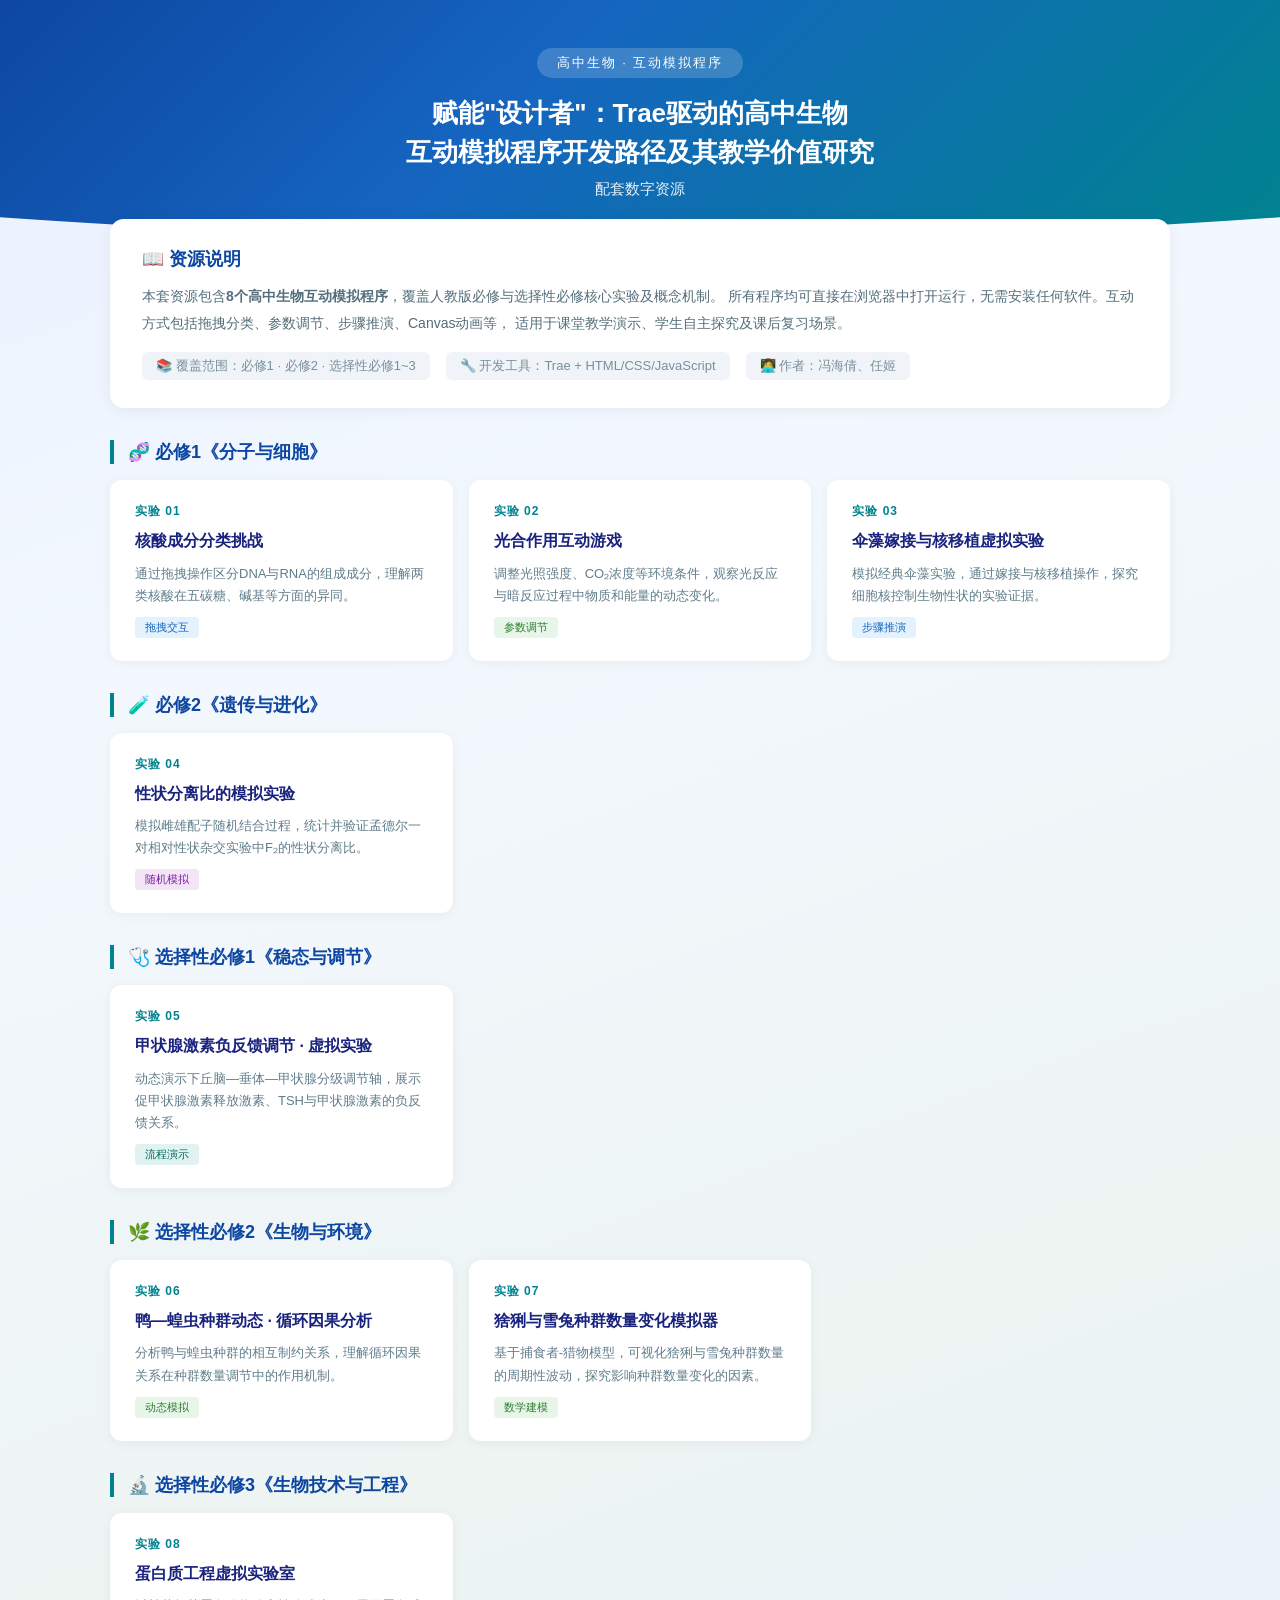
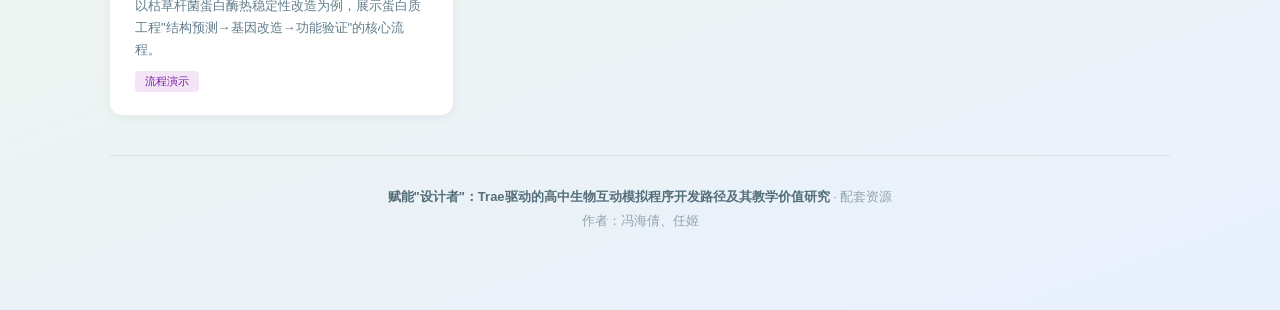
<file: index.html>
<!DOCTYPE html>
<html lang="zh-CN">
<head>
<meta charset="UTF-8">
<meta name="viewport" content="width=device-width, initial-scale=1.0">
<meta name="author" content="冯海倩、任姬">
<title>赋能"设计者"：Trae驱动的高中生物互动模拟程序开发路径及其教学价值研究 · 配套资源</title>
<style>
*{margin:0;padding:0;box-sizing:border-box}
body{
  font-family:'Microsoft YaHei','PingFang SC','Hiragino Sans GB','STHeiti','SimHei',sans-serif;
  background:linear-gradient(160deg,#e8f0fe 0%,#f3f8ff 30%,#edf4f2 70%,#e8f0fe 100%);
  min-height:100vh;color:#2c3e50;
}
.hero{
  background:linear-gradient(135deg,#0d47a1 0%,#1565c0 40%,#00838f 100%);
  color:#fff;padding:48px 24px 40px;text-align:center;
  clip-path:ellipse(120% 100% at 50% 0);
  box-shadow:0 4px 30px rgba(13,71,161,0.3);
}
.hero .badge{
  display:inline-block;background:rgba(255,255,255,0.18);
  padding:6px 20px;border-radius:20px;font-size:13px;margin-bottom:16px;
  letter-spacing:2px;backdrop-filter:blur(4px);
}
.hero h1{
  font-size:26px;font-weight:700;line-height:1.5;max-width:800px;margin:0 auto 8px;
}
.hero .sub{
  font-size:15px;opacity:0.9;font-weight:400;
}
.container{max-width:1100px;margin:0 auto;padding:0 20px 48px}

.intro{
  background:#fff;border-radius:14px;padding:28px 32px;margin-top:-20px;
  box-shadow:0 2px 16px rgba(0,0,0,0.06);position:relative;z-index:2;
}
.intro h2{font-size:18px;color:#0d47a1;margin-bottom:12px;display:flex;align-items:center;gap:8px}
.intro p{font-size:14px;line-height:1.9;color:#546e7a}
.intro .meta{margin-top:16px;display:flex;flex-wrap:wrap;gap:16px;font-size:13px;color:#78909c}
.intro .meta span{background:#f0f4f8;padding:5px 14px;border-radius:6px}

.section{margin-top:32px}
.section h2{
  font-size:18px;color:#0d47a1;margin-bottom:16px;padding-left:14px;
  border-left:4px solid #00838f;display:flex;align-items:center;gap:8px;
}
.grid{display:grid;grid-template-columns:repeat(auto-fill,minmax(310px,1fr));gap:16px}

.card{
  background:#fff;border-radius:12px;padding:22px 24px;
  box-shadow:0 2px 12px rgba(0,0,0,0.05);
  transition:transform .2s,box-shadow .2s;
  text-decoration:none;color:inherit;display:flex;flex-direction:column;gap:10px;
  border:1px solid transparent;
}
.card:hover{
  transform:translateY(-3px);
  box-shadow:0 6px 24px rgba(13,71,161,0.13);
  border-color:#90caf9;
}
.card .idx{
  font-size:12px;font-weight:700;color:#00838f;letter-spacing:1px;
  text-transform:uppercase;
}
.card h3{font-size:16px;color:#1a237e;line-height:1.4}
.card .desc{font-size:13px;color:#607d8b;line-height:1.7}
.card .tag{
  display:inline-block;font-size:11px;background:#e8f5e9;color:#2e7d32;
  padding:3px 10px;border-radius:4px;align-self:flex-start;
}
.card .tag.blue{background:#e3f2fd;color:#1565c0}
.card .tag.teal{background:#e0f2f1;color:#00695c}
.card .tag.purple{background:#f3e5f5;color:#7b1fa2}

.footer{
  text-align:center;padding:32px 20px;color:#90a4ae;font-size:13px;
  border-top:1px solid #e0e0e0;margin-top:40px;
}
.footer strong{color:#546e7a}
</style>
</head>
<body>

<div class="hero">
  <div class="badge">高中生物 · 互动模拟程序</div>
  <h1>赋能"设计者"：Trae驱动的高中生物<br>互动模拟程序开发路径及其教学价值研究</h1>
  <div class="sub">配套数字资源</div>
</div>

<div class="container">

<div class="intro">
  <h2>📖 资源说明</h2>
  <p>
  本套资源包含<strong>8个高中生物互动模拟程序</strong>，覆盖人教版必修与选择性必修核心实验及概念机制。
  所有程序均可直接在浏览器中打开运行，无需安装任何软件。互动方式包括拖拽分类、参数调节、步骤推演、Canvas动画等，
  适用于课堂教学演示、学生自主探究及课后复习场景。
  </p>
  <div class="meta">
    <span>📚 覆盖范围：必修1 · 必修2 · 选择性必修1~3</span>
    <span>🔧 开发工具：Trae + HTML/CSS/JavaScript</span>
    <span>👩‍💻 作者：冯海倩、任姬</span>
  </div>
</div>

<div class="section">
  <h2>🧬 必修1《分子与细胞》</h2>
  <div class="grid">
    <a href="1nucleic_acid_classifier.html" class="card" target="_blank">
      <div class="idx">实验 01</div>
      <h3>核酸成分分类挑战</h3>
      <div class="desc">通过拖拽操作区分DNA与RNA的组成成分，理解两类核酸在五碳糖、碱基等方面的异同。</div>
      <span class="tag blue">拖拽交互</span>
    </a>
    <a href="2photosynthesis_game/光合作用.html" class="card" target="_blank">
      <div class="idx">实验 02</div>
      <h3>光合作用互动游戏</h3>
      <div class="desc">调整光照强度、CO₂浓度等环境条件，观察光反应与暗反应过程中物质和能量的动态变化。</div>
      <span class="tag">参数调节</span>
    </a>
    <a href="3umbrella_algae_grafting_experiment..html" class="card" target="_blank">
      <div class="idx">实验 03</div>
      <h3>伞藻嫁接与核移植虚拟实验</h3>
      <div class="desc">模拟经典伞藻实验，通过嫁接与核移植操作，探究细胞核控制生物性状的实验证据。</div>
      <span class="tag blue">步骤推演</span>
    </a>
  </div>
</div>

<div class="section">
  <h2>🧪 必修2《遗传与进化》</h2>
  <div class="grid">
    <a href="4genetic_simulation.html" class="card" target="_blank">
      <div class="idx">实验 04</div>
      <h3>性状分离比的模拟实验</h3>
      <div class="desc">模拟雌雄配子随机结合过程，统计并验证孟德尔一对相对性状杂交实验中F₂的性状分离比。</div>
      <span class="tag purple">随机模拟</span>
    </a>
  </div>
</div>

<div class="section">
  <h2>🩺 选择性必修1《稳态与调节》</h2>
  <div class="grid">
    <a href="5thyroid_feedback_experiment.html" class="card" target="_blank">
      <div class="idx">实验 05</div>
      <h3>甲状腺激素负反馈调节 · 虚拟实验</h3>
      <div class="desc">动态演示下丘脑—垂体—甲状腺分级调节轴，展示促甲状腺激素释放激素、TSH与甲状腺激素的负反馈关系。</div>
      <span class="tag teal">流程演示</span>
    </a>
  </div>
</div>

<div class="section">
  <h2>🌿 选择性必修2《生物与环境》</h2>
  <div class="grid">
    <a href="6duck_locust_simulation.html" class="card" target="_blank">
      <div class="idx">实验 06</div>
      <h3>鸭—蝗虫种群动态 · 循环因果分析</h3>
      <div class="desc">分析鸭与蝗虫种群的相互制约关系，理解循环因果关系在种群数量调节中的作用机制。</div>
      <span class="tag">动态模拟</span>
    </a>
    <a href="7predator_prey_simulator.html" class="card" target="_blank">
      <div class="idx">实验 07</div>
      <h3>猞猁与雪兔种群数量变化模拟器</h3>
      <div class="desc">基于捕食者-猎物模型，可视化猞猁与雪兔种群数量的周期性波动，探究影响种群数量变化的因素。</div>
      <span class="tag">数学建模</span>
    </a>
  </div>
</div>

<div class="section">
  <h2>🔬 选择性必修3《生物技术与工程》</h2>
  <div class="grid">
    <a href="8protein_engineering_lab.html" class="card" target="_blank">
      <div class="idx">实验 08</div>
      <h3>蛋白质工程虚拟实验室</h3>
      <div class="desc">以枯草杆菌蛋白酶热稳定性改造为例，展示蛋白质工程"结构预测→基因改造→功能验证"的核心流程。</div>
      <span class="tag purple">流程演示</span>
    </a>
  </div>
</div>

<div class="footer">
  <p><strong>赋能"设计者"：Trae驱动的高中生物互动模拟程序开发路径及其教学价值研究</strong> · 配套资源</p>
  <p style="margin-top:6px">作者：冯海倩、任姬</p>
</div>

</div>
</body>
</html>
</file>
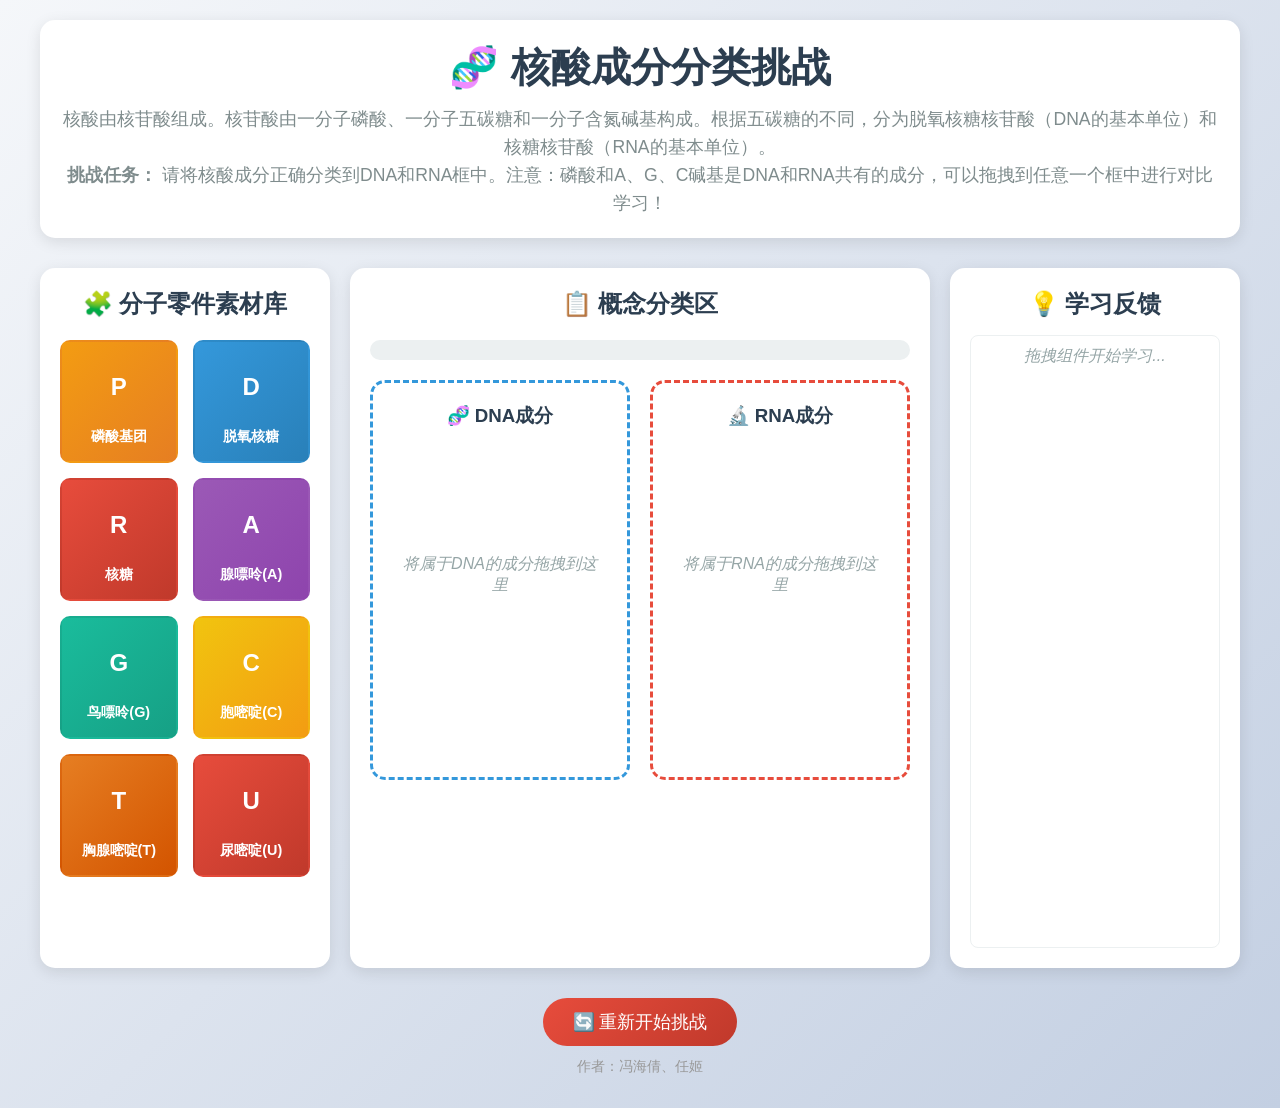
<file: 1nucleic_acid_classifier.html>
<!DOCTYPE html>
<html lang="zh-CN">
<head>
    <meta charset="UTF-8">
    <meta name="viewport" content="width=device-width, initial-scale=1.0">
    <meta name="author" content="F&R">
    <title>核酸成分分类挑战</title>
    <style>
        * {
            margin: 0;
            padding: 0;
            box-sizing: border-box;
        }

        body {
            font-family: 'Microsoft YaHei', sans-serif;
            background: linear-gradient(135deg, #f5f7fa 0%, #c3cfe2 100%);
            min-height: 100vh;
            padding: 20px;
        }

        .container {
            max-width: 1200px;
            margin: 0 auto;
        }

        .header {
            text-align: center;
            margin-bottom: 30px;
            background: white;
            padding: 20px;
            border-radius: 15px;
            box-shadow: 0 4px 15px rgba(0,0,0,0.1);
        }

        .header h1 {
            color: #2c3e50;
            margin-bottom: 10px;
            font-size: 2.5em;
        }

        .header p {
            color: #7f8c8d;
            line-height: 1.6;
            font-size: 1.1em;
        }

        .game-area {
            display: grid;
            grid-template-columns: 1fr 2fr 1fr;
            gap: 20px;
            margin-bottom: 30px;
        }

        .components-pool {
            background: white;
            padding: 20px;
            border-radius: 15px;
            box-shadow: 0 4px 15px rgba(0,0,0,0.1);
        }

        .components-pool h2 {
            text-align: center;
            color: #2c3e50;
            margin-bottom: 20px;
        }

        .components-grid {
            display: grid;
            grid-template-columns: repeat(2, 1fr);
            gap: 15px;
        }

        .component {
            padding: 15px;
            border-radius: 10px;
            text-align: center;
            cursor: grab;
            transition: all 0.3s ease;
            border: 2px solid transparent;
            user-select: none;
        }

        .component:hover {
            transform: translateY(-2px);
            box-shadow: 0 5px 15px rgba(0,0,0,0.2);
        }

        .component.dragging {
            opacity: 0.7;
            transform: scale(1.05);
        }

        .component-icon {
            width: 60px;
            height: 60px;
            margin: 0 auto 10px;
            display: flex;
            align-items: center;
            justify-content: center;
            font-size: 1.5em;
            font-weight: bold;
            border-radius: 8px;
        }

        .component-name {
            font-weight: bold;
            font-size: 0.9em;
        }

        .classification-area {
            background: white;
            padding: 20px;
            border-radius: 15px;
            box-shadow: 0 4px 15px rgba(0,0,0,0.1);
        }

        .classification-area h2 {
            text-align: center;
            color: #2c3e50;
            margin-bottom: 20px;
        }

        .classification-boxes {
            display: grid;
            grid-template-columns: 1fr 1fr;
            gap: 20px;
            height: 400px;
        }

        .classification-box {
            border: 3px dashed #bdc3c7;
            border-radius: 15px;
            padding: 20px;
            text-align: center;
            transition: all 0.3s ease;
            position: relative;
            min-height: 350px;
        }

        .classification-box.dna {
            border-color: #3498db;
        }

        .classification-box.rna {
            border-color: #e74c3c;
        }

        .classification-box.drag-over {
            background-color: #ecf0f1;
            border-style: solid;
        }

        .classification-box.correct {
            border-color: #27ae60;
            background-color: #d5f4e6;
        }

        .classification-box h3 {
            margin-bottom: 15px;
            color: #2c3e50;
        }

        .nucleotide-template {
            display: grid;
            grid-template-columns: 1fr 1fr 1fr;
            gap: 10px;
            margin-top: 20px;
            padding: 10px;
            border: 1px dashed #95a5a6;
            border-radius: 8px;
        }

        .slot {
            height: 60px;
            border: 2px dashed #bdc3c7;
            border-radius: 8px;
            display: flex;
            align-items: center;
            justify-content: center;
            font-size: 0.8em;
            color: #7f8c8d;
            transition: all 0.3s ease;
        }

        .slot.filled {
            border-color: #27ae60;
            background-color: #d5f4e6;
        }

        .component-container {
            min-height: 300px;
            padding: 10px;
            display: flex;
            flex-wrap: wrap;
            gap: 10px;
            align-content: flex-start;
        }

        .hint {
            color: #95a5a6;
            font-style: italic;
            text-align: center;
            width: 100%;
            margin-top: 100px;
        }

        .component-container .component {
            width: 80px;
            height: 80px;
            padding: 8px;
            font-size: 0.8em;
        }

        .component-container .component-icon {
            width: 40px;
            height: 40px;
            font-size: 1.2em;
        }

        .feedback-panel {
            background: white;
            padding: 20px;
            border-radius: 15px;
            box-shadow: 0 4px 15px rgba(0,0,0,0.1);
            height: 700px;
            display: flex;
            flex-direction: column;
        }

        .feedback-panel h2 {
            text-align: center;
            color: #2c3e50;
            margin-bottom: 15px;
        }

        .feedback-messages-container {
            flex: 1;
            overflow-y: auto;
            height: 650px;
            border: 1px solid #ecf0f1;
            border-radius: 8px;
            padding: 10px;
        }

        .feedback-message {
            padding: 12px;
            border-radius: 6px;
            margin-bottom: 8px;
            font-size: 0.95em;
            text-align: left;
            border-left: 4px solid transparent;
        }

        .feedback-message.success {
            background-color: #d5f4e6;
            color: #27ae60;
            border-left-color: #27ae60;
        }

        .feedback-message.error {
            background-color: #fadbd8;
            color: #e74c3c;
            border-left-color: #e74c3c;
        }

        .feedback-message:last-child {
            margin-bottom: 0;
        }

        /* 滚动条样式 */
        .feedback-messages-container::-webkit-scrollbar {
            width: 8px;
        }

        .feedback-messages-container::-webkit-scrollbar-track {
            background: #f1f1f1;
            border-radius: 4px;
        }

        .feedback-messages-container::-webkit-scrollbar-thumb {
            background: #bdc3c7;
            border-radius: 4px;
        }

        .feedback-messages-container::-webkit-scrollbar-thumb:hover {
            background: #95a5a6;
        }

        .celebration {
            position: fixed;
            top: 0;
            left: 0;
            width: 100%;
            height: 100%;
            pointer-events: none;
            z-index: 1000;
            display: none;
        }

        .confetti {
            position: absolute;
            width: 10px;
            height: 10px;
            background-color: #f39c12;
            animation: fall linear forwards;
        }

        @keyframes fall {
            to {
                transform: translateY(100vh) rotate(360deg);
                opacity: 0;
            }
        }

        .progress-bar {
            background: #ecf0f1;
            height: 20px;
            border-radius: 10px;
            margin: 20px 0;
            overflow: hidden;
        }

        .progress-fill {
            height: 100%;
            background: linear-gradient(90deg, #27ae60, #2ecc71);
            width: 0%;
            transition: width 0.5s ease;
            border-radius: 10px;
        }

        .controls {
            text-align: center;
            margin-top: 20px;
        }

        .reset-btn {
            background: linear-gradient(135deg, #e74c3c, #c0392b);
            color: white;
            border: none;
            padding: 12px 30px;
            border-radius: 25px;
            font-size: 1.1em;
            cursor: pointer;
            transition: all 0.3s ease;
        }

        .reset-btn:hover {
            transform: translateY(-2px);
            box-shadow: 0 5px 15px rgba(231, 76, 60, 0.4);
        }

        .component-type {
            font-size: 0.8em;
            color: #7f8c8d;
            margin-top: 5px;
        }

        /* 组件颜色定义 */
        .phosphate { background: linear-gradient(135deg, #f39c12, #e67e22); color: white; }
        .deoxyribose { background: linear-gradient(135deg, #3498db, #2980b9); color: white; }
        .ribose { background: linear-gradient(135deg, #e74c3c, #c0392b); color: white; }
        .adenine { background: linear-gradient(135deg, #9b59b6, #8e44ad); color: white; }
        .guanine { background: linear-gradient(135deg, #1abc9c, #16a085); color: white; }
        .cytosine { background: linear-gradient(135deg, #f1c40f, #f39c12); color: white; }
        .thymine { background: linear-gradient(135deg, #e67e22, #d35400); color: white; }
        .uracil { background: linear-gradient(135deg, #e74c3c, #c0392b); color: white; }
    </style>
</head>
<body>
    <div class="container">
        <div class="header">
            <h1>🧬 核酸成分分类挑战</h1>
            <p>核酸由核苷酸组成。核苷酸由一分子磷酸、一分子五碳糖和一分子含氮碱基构成。根据五碳糖的不同，分为脱氧核糖核苷酸（DNA的基本单位）和核糖核苷酸（RNA的基本单位）。</p>
            <p><strong>挑战任务：</strong> 请将核酸成分正确分类到DNA和RNA框中。注意：磷酸和A、G、C碱基是DNA和RNA共有的成分，可以拖拽到任意一个框中进行对比学习！</p>
        </div>

        <div class="game-area">
            <!-- 分子零件素材库 -->
            <div class="components-pool">
                <h2>🧩 分子零件素材库</h2>
                <div class="components-grid" id="componentsGrid">
                    <!-- 组件将通过JavaScript动态生成 -->
                </div>
            </div>

            <!-- 概念框分类区域 -->
            <div class="classification-area">
                <h2>📋 概念分类区</h2>
                <div class="progress-bar">
                    <div class="progress-fill" id="progressFill"></div>
                </div>
                <div class="classification-boxes">
                    <div class="classification-box dna" id="dnaBox" data-type="dna">
                        <h3>🧬 DNA成分</h3>
                        <div class="component-container" id="dnaContainer">
                            <p class="hint">将属于DNA的成分拖拽到这里</p>
                        </div>
                    </div>
                    <div class="classification-box rna" id="rnaBox" data-type="rna">
                        <h3>🔬 RNA成分</h3>
                        <div class="component-container" id="rnaContainer">
                            <p class="hint">将属于RNA的成分拖拽到这里</p>
                        </div>
                    </div>
                </div>
            </div>

            <!-- 反馈面板 -->
            <div class="feedback-panel">
                <h2>💡 学习反馈</h2>
                <div class="feedback-messages-container" id="feedbackMessages">
                    <p style="text-align: center; color: #95a5a6; font-style: italic;">拖拽组件开始学习...</p>
                </div>
            </div>
        </div>

        <div class="controls">
            <button class="reset-btn" onclick="resetGame()">🔄 重新开始挑战</button>
        </div>
    </div>

    <div class="celebration" id="celebration"></div>

    <script>
        // 核酸成分数据结构定义（修正科学性错误）
        const nucleicAcidComponents = [
            // 磷酸基团（DNA和RNA共有）
            { id: 'phosphate', name: '磷酸基团', type: 'common', belongsTo: ['dna', 'rna'], colorClass: 'phosphate', symbol: 'P' },
            
            // 五碳糖
            { id: 'deoxyribose', name: '脱氧核糖', type: 'sugar', belongsTo: ['dna'], colorClass: 'deoxyribose', symbol: 'D' },
            { id: 'ribose', name: '核糖', type: 'sugar', belongsTo: ['rna'], colorClass: 'ribose', symbol: 'R' },
            
            // 共有碱基（DNA和RNA都含有）
            { id: 'adenine', name: '腺嘌呤(A)', type: 'common_base', belongsTo: ['dna', 'rna'], colorClass: 'adenine', symbol: 'A' },
            { id: 'guanine', name: '鸟嘌呤(G)', type: 'common_base', belongsTo: ['dna', 'rna'], colorClass: 'guanine', symbol: 'G' },
            { id: 'cytosine', name: '胞嘧啶(C)', type: 'common_base', belongsTo: ['dna', 'rna'], colorClass: 'cytosine', symbol: 'C' },
            
            // 特有碱基
            { id: 'thymine', name: '胸腺嘧啶(T)', type: 'unique_base', belongsTo: ['dna'], colorClass: 'thymine', symbol: 'T' },
            { id: 'uracil', name: '尿嘧啶(U)', type: 'unique_base', belongsTo: ['rna'], colorClass: 'uracil', symbol: 'U' }
        ];

        // 游戏状态（修正为成分分类）
        let gameState = {
            dnaComponents: [],
            rnaComponents: [],
            score: 0,
            maxScore: 8 // 总共8个组件需要正确分类
        };

        // 初始化游戏
        function initGame() {
            createComponents();
            setupEventListeners();
            updateProgress();
        }

        // 创建分子零件
        function createComponents() {
            const grid = document.getElementById('componentsGrid');
            grid.innerHTML = '';
            
            nucleicAcidComponents.forEach(component => {
                const componentElement = document.createElement('div');
                componentElement.className = `component ${component.colorClass}`;
                componentElement.id = component.id;
                componentElement.draggable = true;
                componentElement.setAttribute('data-component', JSON.stringify(component));
                
                componentElement.innerHTML = `
                    <div class="component-icon">${component.symbol}</div>
                    <div class="component-name">${component.name}</div>
                `;
                
                grid.appendChild(componentElement);
            });
        }

        // 设置事件监听器
        function setupEventListeners() {
            // 拖拽开始事件
            document.addEventListener('dragstart', function(e) {
                if (e.target.classList.contains('component')) {
                    e.target.classList.add('dragging');
                    e.dataTransfer.setData('text/plain', e.target.id);
                    e.dataTransfer.effectAllowed = 'move';
                }
            });

            // 拖拽结束事件
            document.addEventListener('dragend', function(e) {
                if (e.target.classList.contains('component')) {
                    e.target.classList.remove('dragging');
                }
            });

            // 拖拽进入分类框事件
            const boxes = document.querySelectorAll('.classification-box');
            boxes.forEach(box => {
                box.addEventListener('dragover', function(e) {
                    e.preventDefault();
                    this.classList.add('drag-over');
                });

                box.addEventListener('dragleave', function() {
                    this.classList.remove('drag-over');
                });

                box.addEventListener('drop', function(e) {
                    e.preventDefault();
                    this.classList.remove('drag-over');
                    
                    const componentId = e.dataTransfer.getData('text/plain');
                    const componentElement = document.getElementById(componentId);
                    const componentData = JSON.parse(componentElement.getAttribute('data-component'));
                    const boxType = this.getAttribute('data-type');
                    
                    handleDrop(componentElement, componentData, boxType, this);
                });
            });
        }

        // 处理拖拽放置
        function handleDrop(componentElement, componentData, boxType, boxElement) {
            // 检查放置是否正确
            const isValid = validatePlacement(componentData, boxType);
            
            if (isValid) {
                // 正确放置
                handleCorrectPlacement(componentElement, componentData, boxType, boxElement);
            } else {
                // 错误放置
                handleIncorrectPlacement(componentData, boxType);
            }
        }

        // 验证放置是否正确
        function validatePlacement(componentData, boxType) {
            // 共有成分（磷酸和共有碱基）可以放置到任意框中
            if (componentData.type === 'common' || componentData.type === 'common_base') {
                return true;
            }
            // 特有成分只能放置到对应的框中
            return componentData.belongsTo.includes(boxType);
        }

        // 处理正确放置
        function handleCorrectPlacement(componentElement, componentData, boxType, boxElement) {
            // 检查是否已经放置过该组件到当前框中
            if (gameState[boxType + 'Components'].includes(componentData.id)) {
                showFeedback('该组件已经放置到这个框中了！', 'error');
                return;
            }

            // 更新游戏状态
            gameState[boxType + 'Components'].push(componentData.id);
            
            // 对于特有成分，完成放置后计分；对于共有成分，需要放置到两个框才计分
            if (componentData.type === 'sugar' || componentData.type === 'unique_base') {
                gameState.score++;
            } else {
                // 共有成分：检查是否已经放置到另一个框中
                const otherBoxType = boxType === 'dna' ? 'rna' : 'dna';
                if (gameState[otherBoxType + 'Components'].includes(componentData.id)) {
                    gameState.score++;
                }
            }
            
            // 创建组件副本并添加到分类框
            const clonedComponent = componentElement.cloneNode(true);
            clonedComponent.style.cursor = 'default';
            clonedComponent.draggable = false;
            
            // 添加到对应的容器
            const container = boxElement.querySelector('.component-container');
            const hint = container.querySelector('.hint');
            if (hint) {
                hint.remove();
            }
            container.appendChild(clonedComponent);
            
            // 显示成功反馈
            let feedbackMessage = `✅ 正确！${componentData.name}属于${boxType.toUpperCase()}的成分`;
            if (componentData.type === 'common') {
                feedbackMessage += '（DNA和RNA共有，可以拖拽到任意框中）';
            } else if (componentData.type === 'common_base') {
                feedbackMessage += '（DNA和RNA都含有，可以拖拽到任意框中）';
            } else if (componentData.type === 'unique_base') {
                feedbackMessage += '（' + (boxType === 'dna' ? 'DNA特有' : 'RNA特有') + '）';
            }
            showFeedback(feedbackMessage, 'success');
            
            // 添加视觉反馈
            boxElement.classList.add('correct');
            setTimeout(() => boxElement.classList.remove('correct'), 1000);
            
            // 更新进度
            updateProgress();
            
            // 检查是否完成挑战
            checkCompletion();
        }

        // 处理错误放置
        function handleIncorrectPlacement(componentData, boxType) {
            let errorMessage = '';
            
            if (componentData.type === 'sugar') {
                if (componentData.id === 'ribose') {
                    errorMessage = '❌ 错误！核糖是RNA的五碳糖，DNA的五碳糖是脱氧核糖。';
                } else {
                    errorMessage = '❌ 错误！脱氧核糖是DNA的五碳糖，RNA的五碳糖是核糖。';
                }
            } else if (componentData.type === 'unique_base') {
                if (componentData.id === 'uracil') {
                    errorMessage = '❌ 错误！DNA的碱基是A、T、G、C，不含U；U是RNA特有的碱基。';
                } else if (componentData.id === 'thymine') {
                    errorMessage = '❌ 错误！RNA的碱基是A、U、G、C，不含T；T是DNA特有的碱基。';
                }
            } else {
                errorMessage = `❌ 错误！${componentData.name}不能放置到${boxType.toUpperCase()}框中。`;
            }
            
            showFeedback(errorMessage, 'error');
        }

        // 显示反馈信息
        function showFeedback(message, type) {
            const feedbackContainer = document.getElementById('feedbackMessages');
            
            // 移除初始提示信息
            const initialHint = feedbackContainer.querySelector('p');
            if (initialHint) {
                initialHint.remove();
            }
            
            const messageElement = document.createElement('div');
            messageElement.className = `feedback-message ${type}`;
            messageElement.textContent = message;
            
            feedbackContainer.appendChild(messageElement);
            
            // 自动滚动到底部
            feedbackContainer.scrollTop = feedbackContainer.scrollHeight;
        }

        // 更新进度条
        function updateProgress() {
            const progressFill = document.getElementById('progressFill');
            const progress = (gameState.score / gameState.maxScore) * 100;
            progressFill.style.width = `${progress}%`;
        }

        // 检查是否完成挑战
        function checkCompletion() {
            if (gameState.score === gameState.maxScore) {
                setTimeout(() => {
                    showFeedback('🎉 恭喜！你成功完成了核酸成分分类挑战！你已经掌握了DNA和RNA的基本组成成分！', 'success');
                    createCelebration();
                }, 500);
            }
        }

        // 创建庆祝动画
        function createCelebration() {
            const celebration = document.getElementById('celebration');
            celebration.style.display = 'block';
            
            for (let i = 0; i < 100; i++) {
                const confetti = document.createElement('div');
                confetti.className = 'confetti';
                confetti.style.left = Math.random() * 100 + '%';
                confetti.style.animationDuration = Math.random() * 3 + 2 + 's';
                confetti.style.backgroundColor = getRandomColor();
                celebration.appendChild(confetti);
            }
            
            setTimeout(() => {
                celebration.style.display = 'none';
                celebration.innerHTML = '';
            }, 3000);
        }

        // 获取随机颜色
        function getRandomColor() {
            const colors = ['#f39c12', '#e74c3c', '#3498db', '#2ecc71', '#9b59b6', '#1abc9c'];
            return colors[Math.floor(Math.random() * colors.length)];
        }

        // 重置游戏
        function resetGame() {
            // 重置游戏状态
            gameState = {
                dnaComponents: [],
                rnaComponents: [],
                score: 0,
                maxScore: 8
            };
            
            // 清空反馈消息
            document.getElementById('feedbackMessages').innerHTML = '';
            
            // 重置进度条
            updateProgress();
            
            // 清空分类框中的组件
            const dnaContainer = document.getElementById('dnaContainer');
            const rnaContainer = document.getElementById('rnaContainer');
            
            dnaContainer.innerHTML = '<p class="hint">将属于DNA的成分拖拽到这里</p>';
            rnaContainer.innerHTML = '<p class="hint">将属于RNA的成分拖拽到这里</p>';
            
            showFeedback('游戏已重置，请重新开始挑战！', 'success');
        }

        // 页面加载完成后初始化游戏
        document.addEventListener('DOMContentLoaded', initGame);
    </script>
<div style="text-align:center;padding:12px;color:#999;font-size:14px;">作者：冯海倩、任姬</div>
</body>
</html>
</file>
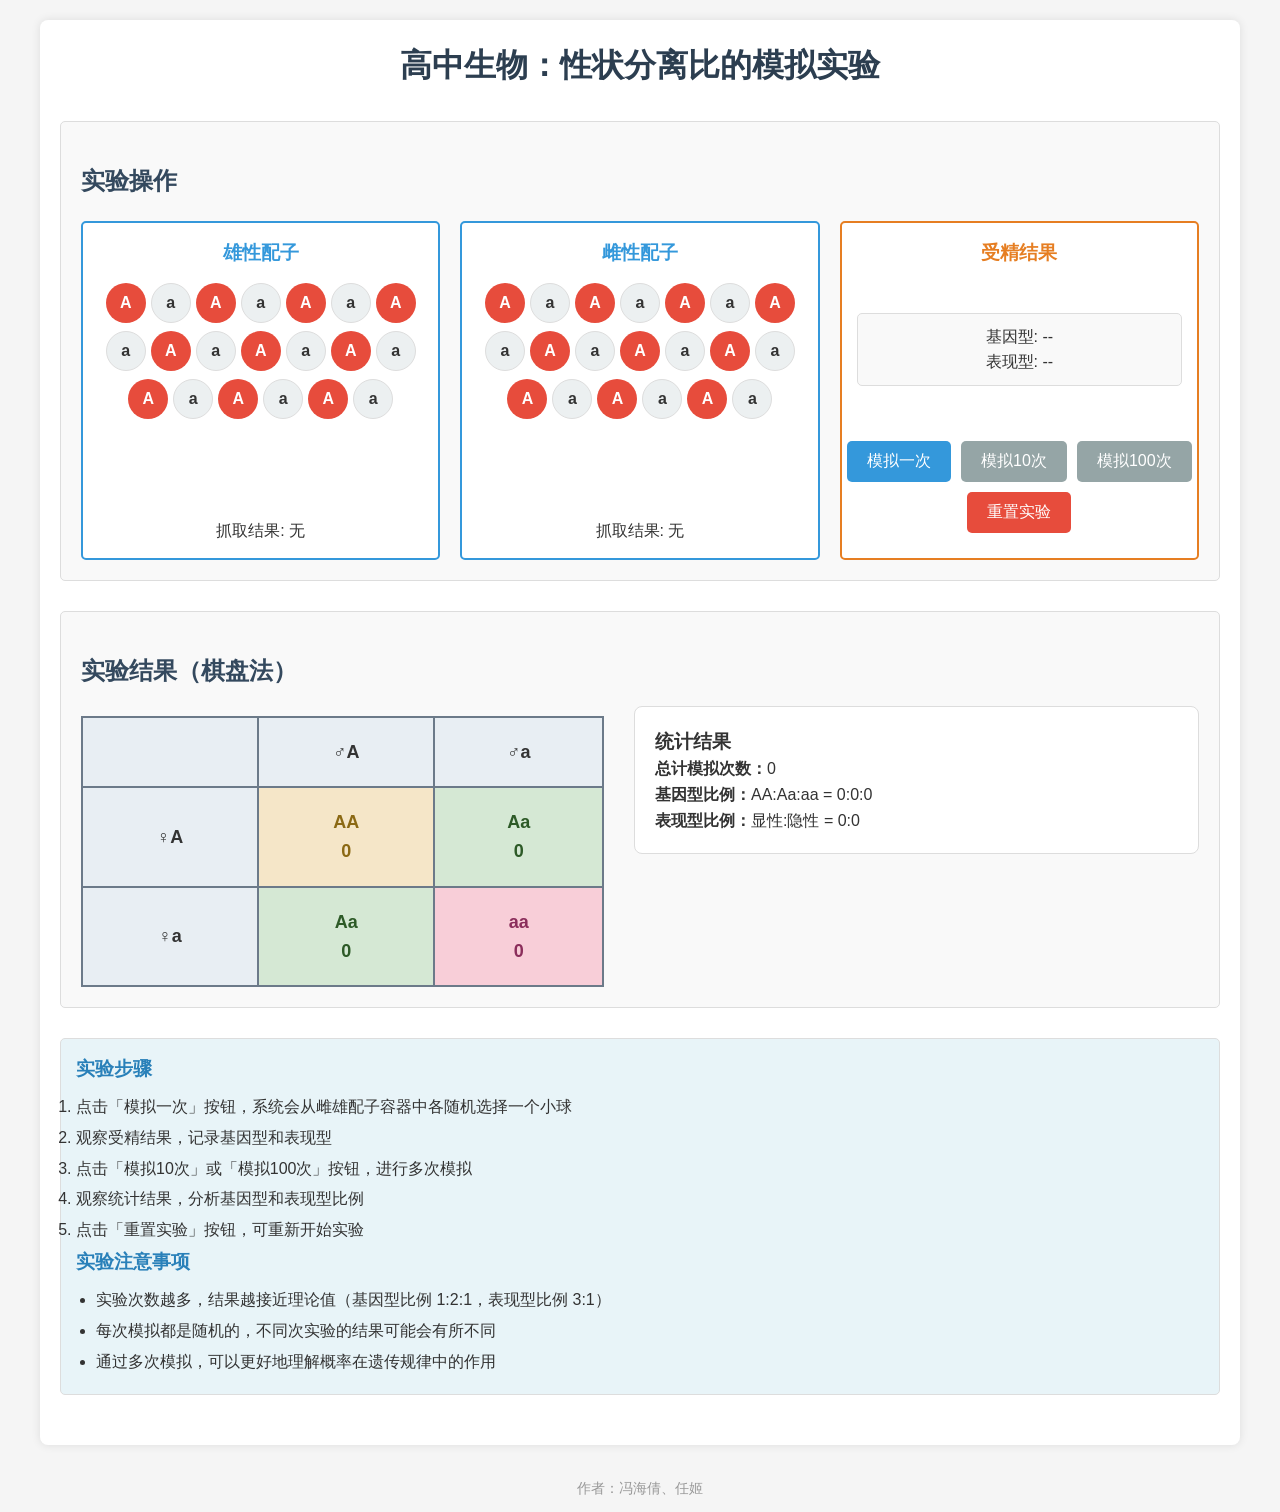
<file: 4genetic_simulation.html>
<!DOCTYPE html>
<html lang="zh-CN">
<head>
    <meta charset="UTF-8">
    <meta name="viewport" content="width=device-width, initial-scale=1.0">
    <meta name="author" content="F&R">
    <title>高中生物：性状分离比的模拟实验</title>
    <style>
        * {
            margin: 0;
            padding: 0;
            box-sizing: border-box;
        }
        
        body {
            font-family: Arial, sans-serif;
            line-height: 1.6;
            color: #333;
            background-color: #f5f5f5;
        }
        
        .container {
            max-width: 1200px;
            margin: 20px auto;
            padding: 20px;
            background-color: white;
            border-radius: 8px;
            box-shadow: 0 0 10px rgba(0,0,0,0.1);
        }
        
        h1 {
            text-align: center;
            color: #2c3e50;
            margin-bottom: 30px;
        }
        
        h2 {
            color: #34495e;
            margin-top: 20px;
            margin-bottom: 15px;
        }
        
        .section {
            margin-bottom: 30px;
            padding: 20px;
            border: 1px solid #ddd;
            border-radius: 5px;
            background-color: #f9f9f9;
        }
        
        .experiment-area {
            display: flex;
            flex-wrap: wrap;
            gap: 20px;
            margin-top: 20px;
        }
        
        .gamete-container {
            flex: 1;
            min-width: 200px;
            padding: 15px;
            border: 2px solid #3498db;
            border-radius: 5px;
            background-color: white;
            text-align: center;
        }
        
        .gamete-container h3 {
            color: #3498db;
            margin-bottom: 10px;
        }
        
        .balls {
            display: flex;
            flex-wrap: wrap;
            gap: 5px;
            justify-content: center;
            margin: 15px 0;
            min-height: 140px;
        }
        
        .ball {
            width: 40px;
            height: 40px;
            border-radius: 50%;
            display: flex;
            align-items: center;
            justify-content: center;
            font-weight: bold;
            color: white;
            cursor: pointer;
            transition: transform 0.2s, opacity 0.3s;
            position: relative;
        }
        
        .ball:hover {
            transform: scale(1.1);
        }
        
        .ball-red {
            background-color: #e74c3c;
        }
        
        .ball-white {
            background-color: #ecf0f1;
            color: #333;
            border: 1px solid #ddd;
        }
        
        /* 抓取动画 */
        .ball.selected {
            animation: grabBall 0.5s ease-out forwards;
        }
        
        @keyframes grabBall {
            0% {
                transform: scale(1);
                opacity: 1;
            }
            50% {
                transform: scale(1.3) translateY(-20px);
                opacity: 0.8;
            }
            100% {
                transform: scale(1);
                opacity: 1;
            }
        }
        
        /* 抓取出来的小球显示 */
        .grabbed-ball {
            width: 50px;
            height: 50px;
            border-radius: 50%;
            display: flex;
            align-items: center;
            justify-content: center;
            font-weight: bold;
            color: white;
            font-size: 20px;
            margin: 10px auto;
            animation: showGrabbed 0.3s ease-out;
        }
        
        @keyframes showGrabbed {
            0% {
                transform: scale(0);
            }
            100% {
                transform: scale(1);
            }
        }
        
        .grabbed-ball.red {
            background-color: #e74c3c;
        }
        
        .grabbed-ball.white {
            background-color: #ecf0f1;
            color: #333;
            border: 2px solid #ddd;
        }
        
        .grabbed-ball-container {
            height: 80px;
            display: flex;
            align-items: center;
            justify-content: center;
            overflow: hidden;
        }
        
        .fertilization {
            flex: 1;
            min-width: 200px;
            padding: 15px;
            border: 2px solid #e67e22;
            border-radius: 5px;
            background-color: white;
            text-align: center;
            display: flex;
            flex-direction: column;
            justify-content: space-between;
        }
        
        .fertilization h3 {
            color: #e67e22;
            margin-bottom: 10px;
        }
        
        .result {
            margin: 15px 0;
            padding: 10px;
            border: 1px solid #ddd;
            border-radius: 5px;
            background-color: #f9f9f9;
        }
        
        .stats {
            margin-top: 20px;
        }
        
        table {
            width: 100%;
            border-collapse: collapse;
            margin-top: 10px;
        }
        
        th, td {
            border: 1px solid #ddd;
            padding: 8px;
            text-align: center;
        }
        
        th {
            background-color: #f2f2f2;
        }
        
        /* 棋盘法样式 */
        .punnett-section {
            display: flex;
            flex-wrap: wrap;
            gap: 30px;
            align-items: flex-start;
        }
        
        .punnett-square {
            flex: 1;
            min-width: 250px;
        }
        
        .punnett-table {
            border-collapse: collapse;
            border: 2px solid #6c7a89;
            width: 100%;
        }
        
        .punnett-table th, .punnett-table td {
            border: 2px solid #6c7a89;
            padding: 20px;
            text-align: center;
            font-size: 18px;
        }
        
        .punnett-table th {
            background-color: #e8eef3;
            font-weight: bold;
        }
        
        .gamete-label {
            background-color: #ffffff;
            color: #333333;
        }
        
        .genotype-cell {
            background-color: #fff;
            font-weight: bold;
        }
        
        .genotype-cell.AA {
            background-color: #f5e6c8;
            color: #8b6914;
        }
        
        .genotype-cell.Aa {
            background-color: #d5e8d4;
            color: #2d5a27;
        }
        
        .genotype-cell.aa {
            background-color: #f8ced8;
            color: #8b2e5b;
        }
        
        /* 统计结果样式 */
        .stats-panel {
            flex: 1;
            min-width: 250px;
            padding: 20px;
            background-color: #fff;
            border-radius: 8px;
            border: 1px solid #ddd;
        }
        
        .controls {
            margin-top: 20px;
        }
        
        .control-row {
            display: flex;
            justify-content: center;
            gap: 10px;
            margin-bottom: 10px;
        }
        
        button {
            padding: 10px 20px;
            border: none;
            border-radius: 5px;
            cursor: pointer;
            font-size: 16px;
            white-space: nowrap;
            transition: background-color 0.3s;
        }
        
        .btn-primary {
            background-color: #3498db;
            color: white;
        }
        
        .btn-primary:hover {
            background-color: #2980b9;
        }
        
        .btn-secondary {
            background-color: #95a5a6;
            color: white;
        }
        
        .btn-secondary:hover {
            background-color: #7f8c8d;
        }
        
        .btn-reset {
            background-color: #e74c3c;
            color: white;
        }
        
        .btn-reset:hover {
            background-color: #c0392b;
        }
        
        .instructions {
            background-color: #e8f4f8;
            padding: 15px;
            border-radius: 5px;
            margin-top: 20px;
        }
        
        .instructions h3 {
            color: #2980b9;
            margin-bottom: 10px;
        }
        
        ul {
            margin-left: 20px;
            margin-top: 10px;
        }
        
        li {
            margin-bottom: 5px;
        }
    </style>
</head>
<body>
    <div class="container">
        <h1>高中生物：性状分离比的模拟实验</h1>
        
        <div class="section">
            <h2>实验操作</h2>
            <div class="experiment-area">
                <!-- 雄性配子容器 -->
                <div class="gamete-container">
                    <h3>雄性配子</h3>
                    <div class="balls" id="male-balls">
                        <!-- 红色球代表 A，白色球代表 a -->
                    </div>
                    <div id="male-grabbed" class="grabbed-ball-container"></div>
                    <p>抓取结果: <span id="male-selection">无</span></p>
                </div>
                
                <!-- 雌性配子容器 -->
                <div class="gamete-container">
                    <h3>雌性配子</h3>
                    <div class="balls" id="female-balls">
                        <!-- 红色球代表 A，白色球代表 a -->
                    </div>
                    <div id="female-grabbed" class="grabbed-ball-container"></div>
                    <p>抓取结果: <span id="female-selection">无</span></p>
                </div>
                
                <!-- 受精结果 -->
                <div class="fertilization">
                    <h3>受精结果</h3>
                    <div class="result">
                        <p>基因型: <span id="genotype">--</span></p>
                        <p>表现型: <span id="phenotype">--</span></p>
                    </div>
                    <div class="controls">
                        <div class="control-row">
                            <button class="btn-primary" onclick="simulateOne()">模拟一次</button>
                            <button class="btn-secondary" onclick="simulateMultiple(10)">模拟10次</button>
                            <button class="btn-secondary" onclick="simulateMultiple(100)">模拟100次</button>
                        </div>
                        <div class="control-row">
                            <button class="btn-reset" onclick="resetExperiment()">重置实验</button>
                        </div>
                    </div>
                </div>
            </div>
        </div>
        
        <div class="section">
            <h2>实验结果（棋盘法）</h2>
            <div class="punnett-section">
                <!-- 棋盘法表格 -->
                <div class="punnett-square">
                    <table class="punnett-table">
                        <thead>
                            <tr>
                                <th class="gamete-label"></th>
                                <th class="gamete-label">♂A</th>
                                <th class="gamete-label">♂a</th>
                            </tr>
                        </thead>
                        <tbody>
                            <tr>
                                <th class="gamete-label">♀A</th>
                                <td class="genotype-cell AA" id="cell-AA">AA<br><span id="count-AA">0</span></td>
                                <td class="genotype-cell Aa" id="cell-Aa1">Aa<br><span id="count-Aa1">0</span></td>
                            </tr>
                            <tr>
                                <th class="gamete-label">♀a</th>
                                <td class="genotype-cell Aa" id="cell-Aa2">Aa<br><span id="count-Aa2">0</span></td>
                                <td class="genotype-cell aa" id="cell-aa">aa<br><span id="count-aa">0</span></td>
                            </tr>
                        </tbody>
                    </table>
                </div>
                
                <!-- 统计数据 -->
                <div class="stats-panel">
                    <h3>统计结果</h3>
                    <p><strong>总计模拟次数：</strong><span id="count-total">0</span></p>
                    <p><strong>基因型比例：</strong>AA:Aa:aa = <span id="genotype-ratio">0:0:0</span></p>
                    <p><strong>表现型比例：</strong>显性:隐性 = <span id="phenotype-ratio">0:0</span></p>
                </div>
            </div>
        </div>
        
        <div class="section instructions">
            <h3>实验步骤</h3>
            <ol>
                <li>点击「模拟一次」按钮，系统会从雌雄配子容器中各随机选择一个小球</li>
                <li>观察受精结果，记录基因型和表现型</li>
                <li>点击「模拟10次」或「模拟100次」按钮，进行多次模拟</li>
                <li>观察统计结果，分析基因型和表现型比例</li>
                <li>点击「重置实验」按钮，可重新开始实验</li>
            </ol>
            <h3>实验注意事项</h3>
            <ul>
                <li>实验次数越多，结果越接近理论值（基因型比例 1:2:1，表现型比例 3:1）</li>
                <li>每次模拟都是随机的，不同次实验的结果可能会有所不同</li>
                <li>通过多次模拟，可以更好地理解概率在遗传规律中的作用</li>
            </ul>
        </div>
    </div>
    
    <script>
        // 实验数据（棋盘法需要分别记录两种Aa组合）
        let data = {
            AA: 0,
            Aa1: 0,  // ♀A + ♂a
            Aa2: 0,  // ♀a + ♂A
            aa: 0
        };
        
        // 初始化配子容器
        function initGameteContainers() {
            const maleContainer = document.getElementById('male-balls');
            const femaleContainer = document.getElementById('female-balls');
            
            // 清空容器
            maleContainer.innerHTML = '';
            femaleContainer.innerHTML = '';
            
            // 添加小球（各10个红色和白色）
            for (let i = 0; i < 10; i++) {
                const redBall = document.createElement('div');
                redBall.className = 'ball ball-red';
                redBall.textContent = 'A';
                redBall.dataset.type = 'A';
                maleContainer.appendChild(redBall);
                
                const whiteBall = document.createElement('div');
                whiteBall.className = 'ball ball-white';
                whiteBall.textContent = 'a';
                whiteBall.dataset.type = 'a';
                maleContainer.appendChild(whiteBall);
            }
            
            // 雌性配子容器同样添加
            for (let i = 0; i < 10; i++) {
                const redBall = document.createElement('div');
                redBall.className = 'ball ball-red';
                redBall.textContent = 'A';
                redBall.dataset.type = 'A';
                femaleContainer.appendChild(redBall);
                
                const whiteBall = document.createElement('div');
                whiteBall.className = 'ball ball-white';
                whiteBall.textContent = 'a';
                whiteBall.dataset.type = 'a';
                femaleContainer.appendChild(whiteBall);
            }
        }
        
        // 随机选择一个配子并显示抓取动画
        function grabGamete(containerId, grabbedId) {
            const container = document.getElementById(containerId);
            const balls = container.getElementsByClassName('ball');
            const grabbedContainer = document.getElementById(grabbedId);
            
            // 随机选择一个小球
            const randomIndex = Math.floor(Math.random() * balls.length);
            const selectedBall = balls[randomIndex];
            const gameteType = selectedBall.dataset.type;
            
            // 添加选中动画
            selectedBall.classList.add('selected');
            
            // 1秒后移除动画并显示抓取的小球
            setTimeout(() => {
                selectedBall.classList.remove('selected');
                
                // 创建抓取的小球显示
                grabbedContainer.innerHTML = '';
                const grabbedBall = document.createElement('div');
                grabbedBall.className = 'grabbed-ball ' + (gameteType === 'A' ? 'red' : 'white');
                grabbedBall.textContent = gameteType;
                grabbedContainer.appendChild(grabbedBall);
            }, 500);
            
            return gameteType;
        }
        
        // 模拟一次受精
        function simulateOne() {
            // 清空之前的抓取显示
            document.getElementById('male-grabbed').innerHTML = '';
            document.getElementById('female-grabbed').innerHTML = '';
            
            // 抓取配子（带动画）
            const maleGamete = grabGamete('male-balls', 'male-grabbed');
            const femaleGamete = grabGamete('female-balls', 'female-grabbed');
            
            // 更新选择显示
            document.getElementById('male-selection').textContent = maleGamete;
            document.getElementById('female-selection').textContent = femaleGamete;
            
            // 计算基因型和表现型（根据棋盘法位置）
            let genotype, phenotype;
            if (maleGamete === 'A' && femaleGamete === 'A') {
                genotype = 'AA';
                phenotype = '显性';
                data.AA++;
            } else if (femaleGamete === 'A' && maleGamete === 'a') {
                genotype = 'Aa';
                phenotype = '显性';
                data.Aa1++;
            } else if (femaleGamete === 'a' && maleGamete === 'A') {
                genotype = 'Aa';
                phenotype = '显性';
                data.Aa2++;
            } else {
                genotype = 'aa';
                phenotype = '隐性';
                data.aa++;
            }
            
            // 更新结果显示
            document.getElementById('genotype').textContent = genotype;
            document.getElementById('phenotype').textContent = phenotype;
            
            // 更新统计数据
            updateStats();
        }
        
        // 模拟多次受精
        function simulateMultiple(times) {
            let count = 0;
            const interval = setInterval(() => {
                simulateOne();
                count++;
                if (count >= times) {
                    clearInterval(interval);
                }
            }, 300);
        }
        
        // 更新统计数据
        function updateStats() {
            const total = data.AA + data.Aa1 + data.Aa2 + data.aa;
            const totalAa = data.Aa1 + data.Aa2;
            
            // 更新棋盘法各单元格计数
            document.getElementById('count-AA').textContent = data.AA;
            document.getElementById('count-Aa1').textContent = data.Aa1;
            document.getElementById('count-Aa2').textContent = data.Aa2;
            document.getElementById('count-aa').textContent = data.aa;
            document.getElementById('count-total').textContent = total;
            
            if (total > 0) {
                // 更新基因型比例
                document.getElementById('genotype-ratio').textContent = data.AA + ':' + totalAa + ':' + data.aa;
                
                // 更新表现型比例
                const dominant = data.AA + totalAa;
                const recessive = data.aa;
                document.getElementById('phenotype-ratio').textContent = dominant + ':' + recessive;
            } else {
                document.getElementById('genotype-ratio').textContent = '0:0:0';
                document.getElementById('phenotype-ratio').textContent = '0:0';
            }
        }
        
        // 重置实验
        function resetExperiment() {
            data = {
                AA: 0,
                Aa1: 0,
                Aa2: 0,
                aa: 0
            };
            
            document.getElementById('male-selection').textContent = '无';
            document.getElementById('female-selection').textContent = '无';
            document.getElementById('genotype').textContent = '--';
            document.getElementById('phenotype').textContent = '--';
            
            // 清空抓取的小球显示
            document.getElementById('male-grabbed').innerHTML = '';
            document.getElementById('female-grabbed').innerHTML = '';
            
            updateStats();
        }
        
        // 初始化实验
        window.onload = function() {
            initGameteContainers();
        };
    </script>
<div style="text-align:center;padding:12px;color:#999;font-size:14px;">作者：冯海倩、任姬</div>
</body>
</html>
</file>
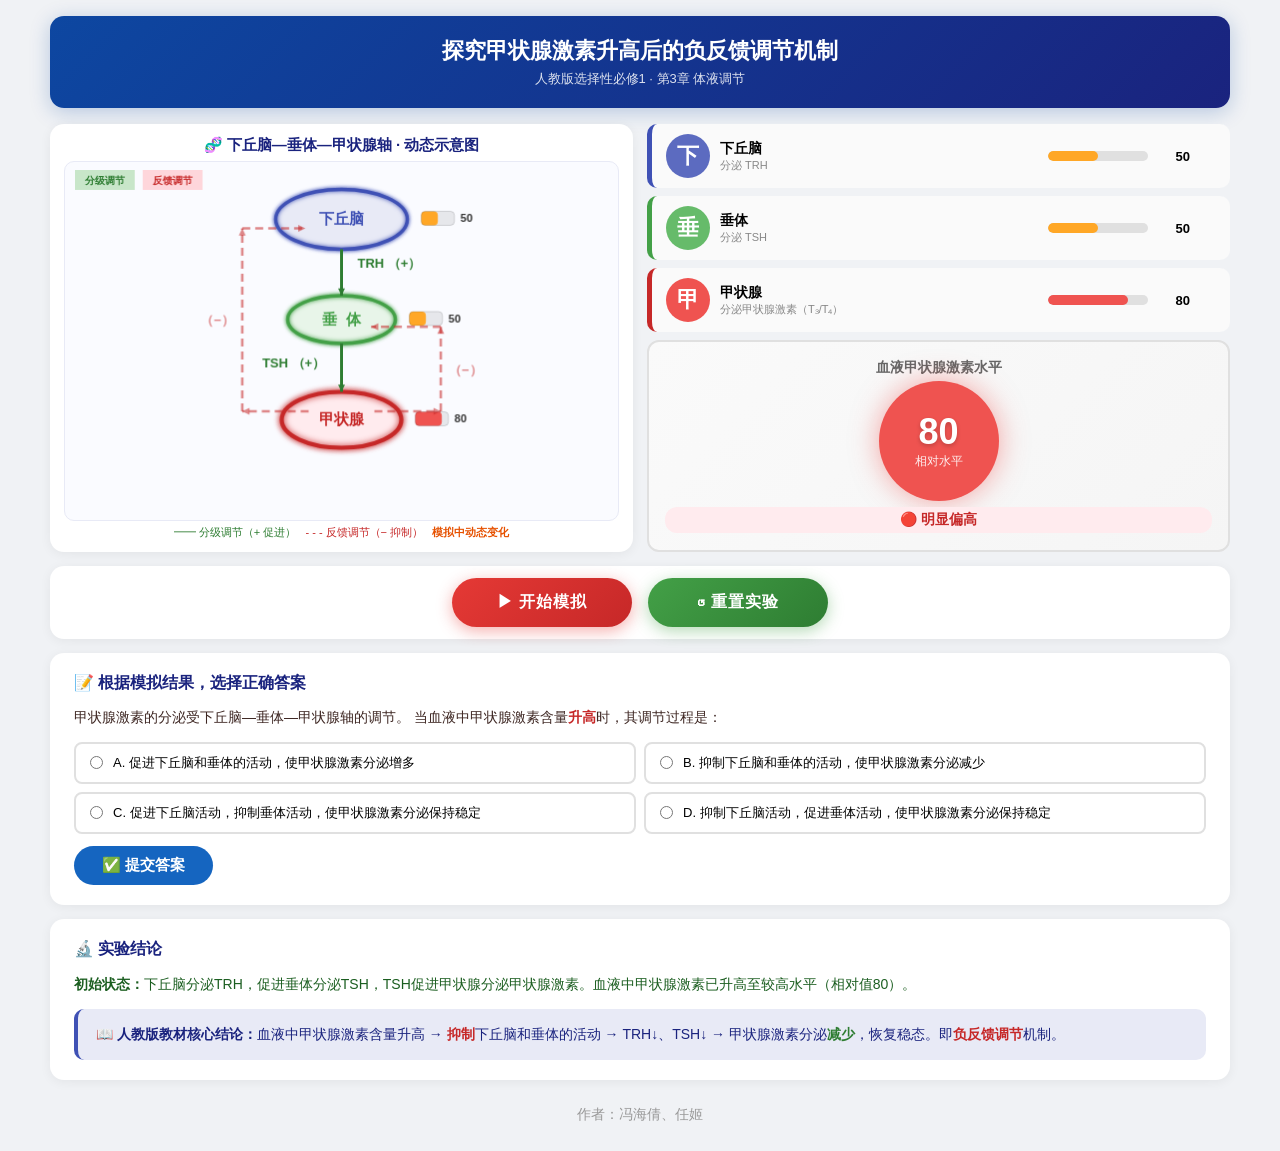
<file: 5thyroid_feedback_experiment.html>
<!DOCTYPE html>
<html lang="zh-CN">
<head>
<meta charset="UTF-8">
<meta name="viewport" content="width=device-width, initial-scale=1.0">
<meta name="author" content="F&R">
<title>甲状腺激素负反馈调节 · 虚拟实验</title>
<style>
:root{--bg:#f0f2f5;--card:#fff;--primary:#1a237e;--green:#2e7d32;--red:#c62828;--orange:#e65100}
*{margin:0;padding:0;box-sizing:border-box}
body{font-family:'Microsoft YaHei','PingFang SC',sans-serif;background:var(--bg);min-height:100vh;padding:16px}
.container{max-width:1180px;margin:0 auto}
.header{background:linear-gradient(135deg,#0d47a1,#1a237e);color:#fff;padding:20px 28px;border-radius:14px;text-align:center;margin-bottom:16px;box-shadow:0 4px 20px rgba(13,71,161,0.25)}
.header h1{font-size:22px;margin-bottom:4px}
.header .sub{font-size:13px;opacity:0.85}

.dashboard{display:grid;grid-template-columns:1fr 1fr;gap:14px;margin-bottom:14px}
.dash-left{background:var(--card);border-radius:14px;padding:12px 14px;box-shadow:0 2px 12px rgba(0,0,0,0.06);display:flex;flex-direction:column}
.dash-left h3{text-align:center;color:#1a237e;font-size:15px;margin-bottom:6px;flex-shrink:0}
.dash-left canvas{flex:1;display:block;width:100%;min-height:200px;background:#fafbff;border-radius:10px;border:1px solid #e8eaf6}
.dash-legend{text-align:center;margin-top:4px;font-size:11px;color:#666;flex-shrink:0}

.dash-right{display:flex;flex-direction:column;gap:8px}
.gland-row{display:flex;align-items:center;gap:10px;padding:10px 14px;background:#fafafa;border-radius:10px;border-left:5px solid #ccc;transition:all 0.3s}
.gland-row.hypo{border-left-color:#3f51b5}
.gland-row.pit{border-left-color:#43a047}
.gland-row.thy{border-left-color:#c62828}
.gland-icon{width:44px;height:44px;border-radius:50%;display:flex;align-items:center;justify-content:center;font-size:22px;font-weight:700;color:#fff;flex-shrink:0}
.gland-icon.hypo{background:#5c6bc0}
.gland-icon.pit{background:#66bb6a}
.gland-icon.thy{background:#ef5350}
.gland-info{flex:1;min-width:0}
.gland-name{font-weight:700;font-size:14px}
.gland-hormone{font-size:11px;color:#888}
.gland-level{display:flex;align-items:center;gap:6px;flex-shrink:0}
.level-bar-outer{width:100px;height:10px;background:#e0e0e0;border-radius:5px;overflow:hidden}
.level-bar-inner{height:100%;border-radius:5px;transition:width 0.3s,background 0.3s}
.level-bar-inner.normal{background:#66bb6a}
.level-bar-inner.warn{background:#ffa726}
.level-bar-inner.danger{background:#ef5350}
.level-val{font-weight:700;font-size:13px;width:36px;text-align:right}
.trend-arrow{font-size:16px;width:20px;text-align:center}

.th-big-meter{background:linear-gradient(135deg,#fafafa,#f5f5f5);border-radius:12px;padding:16px;text-align:center;border:2px solid #e0e0e0;flex:1;display:flex;flex-direction:column;justify-content:center}
.th-big-meter h3{font-size:14px;color:#666;margin-bottom:4px}
.th-circle{width:120px;height:120px;border-radius:50%;margin:0 auto 6px;display:flex;align-items:center;justify-content:center;flex-direction:column;transition:background 0.5s,box-shadow 0.5s}
.th-circle .th-value{font-size:36px;font-weight:800;color:#fff;text-shadow:0 2px 4px rgba(0,0,0,0.2)}
.th-circle .th-label{font-size:12px;color:rgba(255,255,255,0.9)}
.th-status{font-weight:700;font-size:14px;padding:4px 12px;border-radius:12px;display:inline-block}

.sim-controls{display:flex;justify-content:center;gap:16px;padding:12px;margin-bottom:14px;background:var(--card);border-radius:14px;box-shadow:0 2px 12px rgba(0,0,0,0.06)}
.btn-sim{padding:14px 40px;border:none;border-radius:28px;cursor:pointer;font-size:16px;font-weight:700;min-width:180px;min-height:48px;transition:all 0.3s;letter-spacing:1px}
.btn-sim:active{transform:scale(0.97)}
.btn-play{background:linear-gradient(135deg,#e53935,#c62828);color:#fff;box-shadow:0 4px 16px rgba(229,57,53,0.4)}
.btn-play:hover{transform:translateY(-2px);box-shadow:0 6px 22px rgba(229,57,53,0.5)}
.btn-play:disabled{background:#bdbdbd;color:#fff;cursor:not-allowed;box-shadow:none;transform:none}
.btn-reset{background:linear-gradient(135deg,#43a047,#2e7d32);color:#fff;box-shadow:0 4px 16px rgba(67,160,71,0.4)}
.btn-reset:hover{transform:translateY(-2px);box-shadow:0 6px 22px rgba(67,160,71,0.5)}

.quiz-section{background:var(--card);border-radius:14px;padding:20px 24px;margin-bottom:14px;box-shadow:0 2px 12px rgba(0,0,0,0.06);transition:all 0.4s}
.quiz-section.solved{border:2px solid #43a047}
.quiz-section h3{font-size:16px;color:#1a237e;margin-bottom:12px}
.quiz-section .q-text{font-size:14px;line-height:1.7;color:#3e2723;margin-bottom:12px}
.quiz-section .q-text .hl{color:#c62828;font-weight:700}
.quiz-options{display:grid;grid-template-columns:1fr 1fr;gap:8px;margin-bottom:12px}
.quiz-opt{display:flex;align-items:center;padding:10px 14px;background:#fff;border:2px solid #e0e0e0;border-radius:8px;cursor:pointer;transition:all 0.25s;font-size:13px}
.quiz-opt:hover{border-color:#1565c0;background:#e3f2fd}
.quiz-opt.selected{border-color:#1565c0;background:#e3f2fd}
.quiz-opt.correct-answer{border-color:#43a047;background:#e8f5e9}
.quiz-opt.wrong-pick{border-color:#ef5350;background:#ffebee}
.quiz-opt input{margin-right:10px;accent-color:#1565c0}
.btn-check{padding:10px 28px;background:#1565c0;color:#fff;border:none;border-radius:20px;cursor:pointer;font-size:15px;font-weight:600;transition:all 0.3s}
.btn-check:hover{background:#0d47a1}
.quiz-result{margin-top:12px;padding:12px 14px;border-radius:8px;font-size:14px;line-height:1.7;display:none;font-weight:600}
.quiz-result.show{display:block}
.quiz-result.right{background:#e8f5e9;color:#2e7d32;border:1px solid #66bb6a}
.quiz-result.wrong{background:#ffebee;color:#c62828;border:1px solid #ef5350}

.conclusion{background:var(--card);border-radius:14px;padding:20px 24px;margin-bottom:14px;box-shadow:0 2px 12px rgba(0,0,0,0.06)}
.conclusion h3{font-size:16px;color:#1a237e;margin-bottom:12px}
.conclusion p{font-size:14px;line-height:1.8;color:#1b5e20}
.conclusion .textbook{background:#e8eaf6;border-radius:10px;padding:14px 18px;margin-top:12px;font-size:14px;line-height:1.7;color:#1a237e;border-left:4px solid #3f51b5}

@media(max-width:768px){
.dashboard{grid-template-columns:1fr}
.quiz-options{grid-template-columns:1fr}
.gland-level{flex-wrap:wrap}
}
</style>
</head>
<body>
<div class="container">

<div class="header">
<h1>探究甲状腺激素升高后的负反馈调节机制</h1>
<div class="sub">人教版选择性必修1 · 第3章 体液调节</div>
</div>

<div class="dashboard" id="dashboard">
<div class="dash-left" id="dashLeft">
<h3>🧬 下丘脑—垂体—甲状腺轴 · 动态示意图</h3>
<canvas id="axisCanvas"></canvas>
<div class="dash-legend">
<span style="color:#2e7d32;">━━ 分级调节（+  促进）</span>&nbsp;&nbsp;
<span style="color:#c62828;">- - - 反馈调节（−  抑制）</span>&nbsp;&nbsp;
<span style="color:#e65100;font-weight:bold;">模拟中动态变化</span>
</div>
</div>
<div class="dash-right" id="dashRight">
<div class="gland-row hypo">
<div class="gland-icon hypo">下</div>
<div class="gland-info"><div class="gland-name">下丘脑</div><div class="gland-hormone">分泌 TRH</div></div>
<div class="gland-level">
<div class="level-bar-outer"><div class="level-bar-inner normal" id="trhBar" style="width:50%"></div></div>
<span class="level-val" id="trhVal">50</span><span class="trend-arrow" id="trhArrow"></span>
</div></div>
<div class="gland-row pit">
<div class="gland-icon pit">垂</div>
<div class="gland-info"><div class="gland-name">垂体</div><div class="gland-hormone">分泌 TSH</div></div>
<div class="gland-level">
<div class="level-bar-outer"><div class="level-bar-inner normal" id="tshBar" style="width:50%"></div></div>
<span class="level-val" id="tshVal">50</span><span class="trend-arrow" id="tshArrow"></span>
</div></div>
<div class="gland-row thy">
<div class="gland-icon thy">甲</div>
<div class="gland-info"><div class="gland-name">甲状腺</div><div class="gland-hormone">分泌甲状腺激素（T₃/T₄）</div></div>
<div class="gland-level">
<div class="level-bar-outer"><div class="level-bar-inner warn" id="thBar" style="width:80%"></div></div>
<span class="level-val" id="thVal">80</span><span class="trend-arrow" id="thArrow"></span>
</div></div>
<div class="th-big-meter">
<h3>血液甲状腺激素水平</h3>
<div class="th-circle" id="thCircle" style="background:#ff9800;box-shadow:0 0 24px rgba(255,152,0,0.4);">
<span class="th-value" id="thBigVal">80</span><span class="th-label">相对水平</span>
</div>
<span class="th-status" id="thStatus" style="background:#fff3e0;color:#e65100;">⚠ 偏高（已升高）</span>
</div>
</div>
</div>

<div class="sim-controls">
<button class="btn-sim btn-play" id="btnPlay">▶ 开始模拟</button>
<button class="btn-sim btn-reset" id="btnReset">↺ 重置实验</button>
</div>

<div class="quiz-section" id="quizSection">
<h3>📝 根据模拟结果，选择正确答案</h3>
<div class="q-text">
甲状腺激素的分泌受下丘脑—垂体—甲状腺轴的调节。
当血液中甲状腺激素含量<span class="hl">升高</span>时，其调节过程是：
</div>
<div class="quiz-options">
<label class="quiz-opt"><input type="radio" name="answer" value="A"> A. 促进下丘脑和垂体的活动，使甲状腺激素分泌增多</label>
<label class="quiz-opt"><input type="radio" name="answer" value="B"> B. 抑制下丘脑和垂体的活动，使甲状腺激素分泌减少</label>
<label class="quiz-opt"><input type="radio" name="answer" value="C"> C. 促进下丘脑活动，抑制垂体活动，使甲状腺激素分泌保持稳定</label>
<label class="quiz-opt"><input type="radio" name="answer" value="D"> D. 抑制下丘脑活动，促进垂体活动，使甲状腺激素分泌保持稳定</label>
</div>
<button class="btn-check" id="btnCheck">✅ 提交答案</button>
<div class="quiz-result" id="quizResult"></div>
</div>

<div class="conclusion">
<h3>🔬 实验结论</h3>
<p id="conclusionText">
<strong>初始状态：</strong>下丘脑分泌TRH，促进垂体分泌TSH，TSH促进甲状腺分泌甲状腺激素。血液中甲状腺激素已升高至较高水平（相对值80）。
</p>
<div class="textbook">
📖 <strong>人教版教材核心结论：</strong>血液中甲状腺激素含量升高 → <strong style="color:#c62828;">抑制</strong>下丘脑和垂体的活动 → TRH↓、TSH↓ → 甲状腺激素分泌<strong style="color:#2e7d32;">减少</strong>，恢复稳态。即<span style="color:#c62828;font-weight:700;">负反馈调节</span>机制。
</div>
</div>
</div>

<script>
(function(){
var trh=50,tsh=50,th=80;
var running=false,timerId=null,simMode=false,quizAnswered=false;
var displayTrh=50,displayTsh=50,displayTh=80;
var $trhBar=document.getElementById('trhBar'),$tshBar=document.getElementById('tshBar'),$thBar=document.getElementById('thBar');
var $trhVal=document.getElementById('trhVal'),$tshVal=document.getElementById('tshVal'),$thVal=document.getElementById('thVal');
var $trhArrow=document.getElementById('trhArrow'),$tshArrow=document.getElementById('tshArrow'),$thArrow=document.getElementById('thArrow');
var $thCircle=document.getElementById('thCircle'),$thBigVal=document.getElementById('thBigVal'),$thStatus=document.getElementById('thStatus');
var $conclusion=document.getElementById('conclusionText');
var $btnPlay=document.getElementById('btnPlay'),$btnReset=document.getElementById('btnReset');
var $quizSection=document.getElementById('quizSection'),$quizResult=document.getElementById('quizResult');

function lerp(a,b,t){return a+(b-a)*t}
function clamp(v,min,max){return Math.max(min,Math.min(max,v))}

function updateUI(){
var aR=Math.round(trh),bR=Math.round(tsh),cR=Math.round(th);
$trhBar.style.width=aR+'%';$tshBar.style.width=bR+'%';$thBar.style.width=cR+'%';
$trhBar.className='level-bar-inner '+(aR<=45?'normal':aR<=65?'warn':'danger');
$tshBar.className='level-bar-inner '+(bR<=45?'normal':bR<=65?'warn':'danger');
$thBar.className='level-bar-inner '+(cR<=45?'normal':cR<=65?'warn':'danger');
$trhVal.textContent=aR;$tshVal.textContent=bR;$thVal.textContent=cR;
$thBigVal.textContent=cR;
var bg,sh,txt,bg2,clr;
if(cR<=45){bg='#66bb6a';sh='0 0 28px rgba(102,187,106,0.5)';txt='✅ 正常范围';bg2='#e8f5e9';clr='#2e7d32'}
else if(cR<=65){bg='#ffa726';sh='0 0 28px rgba(255,167,38,0.5)';txt='⚠ 轻度偏高';bg2='#fff3e0';clr='#e65100'}
else{bg='#ef5350';sh='0 0 28px rgba(239,83,80,0.5)';txt='🔴 明显偏高';bg2='#ffebee';clr='#c62828'}
$thCircle.style.background=bg;$thCircle.style.boxShadow=sh;
$thStatus.textContent=txt;$thStatus.style.background=bg2;$thStatus.style.color=clr;
}
function arrowHTML(p,c){return c>p+0.5?'<span style="color:#c62828;">↑</span>':c<p-0.5?'<span style="color:#2e7d32;">↓</span>':'<span style="color:#999;">→</span>'}

function startSimulation(){
if(running)return;
running=true;simMode=true;quizAnswered=false;
displayTrh=trh;displayTsh=tsh;displayTh=th;
syncCanvasHeight();drawAxis();
$btnPlay.disabled=true;$btnPlay.textContent='▶ 模拟进行中...';
$quizResult.classList.remove('show','right','wrong');$quizResult.innerHTML='';
document.querySelectorAll('.quiz-opt').forEach(function(o){o.classList.remove('selected','correct-answer','wrong-pick')});
document.querySelectorAll('input[name="answer"]').forEach(function(r){r.checked=false});
$quizSection.classList.remove('solved');

var trhTarget=25,tshTarget=20;
var steps=0,maxSteps=60;

timerId=setInterval(function(){
steps++;
var pTrh=trh,pTsh=tsh,pTh=th;
trh+=(trhTarget-trh)*0.08;trh=clamp(trh,5,98);
tsh+=(tshTarget-tsh)*0.08;tsh=clamp(tsh,3,98);
var thT=tsh>60?90:tsh>40?55:tsh>20?38:25;
th+=(thT-th)*0.06;th=clamp(th,10,98);
displayTrh=lerp(displayTrh,trh,0.35);displayTsh=lerp(displayTsh,tsh,0.35);displayTh=lerp(displayTh,th,0.35);
$trhArrow.innerHTML=arrowHTML(pTrh,trh);$tshArrow.innerHTML=arrowHTML(pTsh,tsh);$thArrow.innerHTML=arrowHTML(pTh,th);
updateUI();drawAxis();

var converged=(Math.abs(trh-trhTarget)<1.8&&Math.abs(tsh-tshTarget)<1.8&&Math.abs(th-thT)<1.8)||steps>=maxSteps;
if(converged){
clearInterval(timerId);timerId=null;running=false;
$trhArrow.innerHTML='';$tshArrow.innerHTML='';$thArrow.innerHTML='';
simMode=false;displayTrh=trh;displayTsh=tsh;displayTh=th;drawAxis();
$btnPlay.disabled=true;$btnPlay.textContent='✔ 模拟完成';
updateUI();
$conclusion.innerHTML='<strong>模拟结果：</strong>甲状腺激素升高后 → <span style="color:#c62828;font-weight:700;">抑制</span>下丘脑和垂体 → TRH↓（50→'+Math.round(trh)+'）、TSH↓（50→'+Math.round(tsh)+'）→ 甲状腺激素分泌随之<span style="color:#2e7d32;font-weight:700;">减少</span>（80→'+Math.round(th)+'），恢复稳态。这就是<strong>负反馈调节</strong>机制。';
}
},200);
}

function resetAll(){
if(timerId){clearInterval(timerId);timerId=null}
running=false;simMode=false;quizAnswered=false;
trh=50;tsh=50;th=80;displayTrh=50;displayTsh=50;displayTh=80;
$trhArrow.innerHTML='';$tshArrow.innerHTML='';$thArrow.innerHTML='';
$btnPlay.disabled=false;$btnPlay.textContent='▶ 开始模拟';
$conclusion.innerHTML='<strong>初始状态：</strong>下丘脑分泌TRH，促进垂体分泌TSH，TSH促进甲状腺分泌甲状腺激素。血液中甲状腺激素已升高至较高水平（相对值80）。';
$quizResult.classList.remove('show','right','wrong');$quizResult.innerHTML='';
document.querySelectorAll('.quiz-opt').forEach(function(o){o.classList.remove('selected','correct-answer','wrong-pick')});
document.querySelectorAll('input[name="answer"]').forEach(function(r){r.checked=false});
$quizSection.classList.remove('solved');
syncCanvasHeight();updateUI();drawAxis();
}

function handleCheck(){
if(running||simMode){return}
var selected=document.querySelector('input[name="answer"]:checked');
if(!selected){$quizResult.textContent='⚠ 请先选择一个选项！';$quizResult.className='quiz-result show wrong';return}
var answer=selected.value;
var isRight=(answer==='B');
quizAnswered=true;
$quizSection.classList.add('solved');

document.querySelectorAll('.quiz-opt').forEach(function(o){
o.classList.remove('selected');
var input=o.querySelector('input');
if(input&&input.value==='B')o.classList.add('correct-answer');
if(input&&input.value===answer&&answer!=='B')o.classList.add('wrong-pick');
});

if(isRight){
$quizResult.innerHTML='✅ <strong>回答正确！</strong><br>甲状腺激素升高时，通过<strong>负反馈</strong>抑制下丘脑和垂体，使TRH和TSH分泌减少，甲状腺激素分泌随之减少，恢复稳态。';
$quizResult.className='quiz-result show right';
}else{
$quizResult.innerHTML='❌ <strong>回答错误。</strong>正确答案是 <strong>B</strong>。<br>甲状腺激素升高会<strong>抑制</strong>（而非促进）下丘脑和垂体，使甲状腺激素分泌<strong>减少</strong>（而非增多或稳定）。请重新观察模拟过程。';
$quizResult.className='quiz-result show wrong';
}
}

function syncCanvasHeight(){
var right=document.getElementById('dashRight');
var canvas=document.getElementById('axisCanvas');
var topH=document.getElementById('dashLeft').querySelector('h3').offsetHeight;
var legH=document.querySelector('.dash-legend').offsetHeight;
var pad=24;
var targetH=right.offsetHeight-topH-legH-pad;
canvas.style.height=Math.max(260,targetH)+'px';
}

// ========== Canvas ==========
var axCanvas,axCtx,axW,axH;
var pulseAnimId=null;

function initAxis(){
axCanvas=document.getElementById('axisCanvas');axCtx=axCanvas.getContext('2d');
syncCanvasHeight();resizeAxis();drawAxis();
window.addEventListener('resize',function(){syncCanvasHeight();resizeAxis();drawAxis();});
startPulseLoop();
}
function resizeAxis(){
var w=axCanvas.offsetWidth,h=axCanvas.offsetHeight;
var d=window.devicePixelRatio||1;
axCanvas.width=w*d;axCanvas.height=h*d;
axCtx.setTransform(1,0,0,1,0,0);axCtx.scale(d,d);
axW=w;axH=h;
}
function startPulseLoop(){
if(pulseAnimId)cancelAnimationFrame(pulseAnimId);
function loop(){pulseAnimId=requestAnimationFrame(loop);if(running)drawAxis();}
pulseAnimId=requestAnimationFrame(loop);
}
function rrect(ctx,x,y,w,h,r){
r=Math.min(r,w/2,h/2);ctx.beginPath();
ctx.moveTo(x+r,y);ctx.lineTo(x+w-r,y);ctx.arcTo(x+w,y,x+w,y+r,r);ctx.lineTo(x+w,y+h-r);
ctx.arcTo(x+w,y+h,x+w-r,y+h,r);ctx.lineTo(x+r,y+h);ctx.arcTo(x,y+h,x,y+h-r,r);
ctx.lineTo(x,y+r);ctx.arcTo(x,y,x+r,y,r);ctx.closePath();
}
function drawLevelMeter(ctx,x,y,w,h,val,color){
var rx=4;
ctx.fillStyle='rgba(0,0,0,0.08)';rrect(ctx,x,y,w,h,rx);ctx.fill();
var vw=Math.max(h,w*Math.min(1,val/100));
ctx.fillStyle=color;rrect(ctx,x,y,vw,h,rx);ctx.fill();
ctx.strokeStyle='rgba(0,0,0,0.15)';ctx.lineWidth=1;rrect(ctx,x,y,w,h,rx);ctx.stroke();
}
function levelColor(v){return v<=45?'#66bb6a':v<=65?'#ffa726':'#ef5350'}

function drawStraightArrow(ctx,x1,y1,x2,y2,lw,color,dash){
ctx.strokeStyle=color;ctx.lineWidth=lw;ctx.setLineDash(dash);
ctx.beginPath();ctx.moveTo(x1,y1);ctx.lineTo(x2,y2);ctx.stroke();ctx.setLineDash([]);
var a=Math.atan2(y2-y1,x2-x1),L=Math.max(8,Math.min(14,lw*2.2));
ctx.beginPath();ctx.moveTo(x2,y2);
ctx.lineTo(x2-L*Math.cos(a-Math.PI/7),y2-L*Math.sin(a-Math.PI/7));
ctx.lineTo(x2-L*Math.cos(a+Math.PI/7),y2-L*Math.sin(a+Math.PI/7));
ctx.closePath();ctx.fillStyle=color;ctx.fill();
}

function drawAxis(){
var ctx=axCtx;ctx.clearRect(0,0,axW,axH);
var mode=simMode;
var t=performance.now()/1000;
var dTrh=displayTrh,dTsh=displayTsh,dTh=displayTh;

var cx=axW/2;
var hyY=axH*0.16,piY=axH*0.44,thY=axH*0.72;
var rx=[66,54,60],ry=[30,24,28];

ctx.fillStyle='#c8e6c9';ctx.fillRect(10,8,60,20);
ctx.fillStyle='#2e7d32';ctx.font='bold 10px "Microsoft YaHei","PingFang SC",sans-serif';ctx.textAlign='center';
ctx.fillText('分级调节',40,22);
ctx.fillStyle='rgba(255,205,210,0.8)';ctx.fillRect(78,8,60,20);
ctx.fillStyle='#c62828';ctx.fillText('反馈调节',108,22);

var orgs=[
{x:cx,y:hyY,rx:rx[0],ry:ry[0],baseFill:'#e8eaf6',stroke:'#3f51b5',name:'下丘脑',level:dTrh},
{x:cx,y:piY,rx:rx[1],ry:ry[1],baseFill:'#e8f5e9',stroke:'#43a047',name:'垂  体',level:dTsh},
{x:cx,y:thY,rx:rx[2],ry:ry[2],baseFill:'#ffebee',stroke:'#c62828',name:'甲状腺',level:dTh}
];
orgs.forEach(function(o){
var lvl=o.level;
var intensity=clamp(0.5+(lvl-50)/100,0.35,1);
var pulse=1;
if(mode&&lvl>55)pulse=1+0.06*Math.sin(t*4+o.y*0.02);
var r=o.rx*pulse,ry2=o.ry*pulse;
var glowAlpha=intensity*0.35;
if(mode&&o===orgs[2])glowAlpha=0.55+0.2*Math.sin(t*3);
ctx.shadowColor=o.stroke;ctx.shadowBlur=glowAlpha>0.15?12*glowAlpha*2:0;
ctx.fillStyle=o.baseFill;ctx.strokeStyle=o.stroke;
ctx.lineWidth=2.2+intensity*2.5;ctx.setLineDash([]);
ctx.beginPath();ctx.ellipse(o.x,o.y,r,ry2,0,0,Math.PI*2);ctx.fill();ctx.stroke();
ctx.shadowColor='transparent';ctx.shadowBlur=0;
ctx.fillStyle=o.stroke;ctx.textAlign='center';
ctx.font='bold 15px "Microsoft YaHei","PingFang SC",sans-serif';ctx.fillText(o.name,o.x,o.y+5);
var mx=o.x+o.rx+14,my=o.y-8,mw=Math.max(32,axW*0.06),mh=14;
drawLevelMeter(ctx,mx,my,mw,mh,lvl,levelColor(lvl));
ctx.fillStyle='#333';ctx.font='bold 11px "Microsoft YaHei","PingFang SC",sans-serif';ctx.textAlign='left';
ctx.fillText(Math.round(lvl),mx+mw+6,my+11);
});

var stimW=3,stimA=1;
if(mode){stimW=1.8+0.7*(1-dTrh/50);stimA=0.25+0.3*(1-dTrh/50);stimW=clamp(stimW,1.2,6.5);stimA=clamp(stimA,0.2,1);}
drawStraightArrow(ctx,cx,hyY+ry[0],cx,piY-ry[1],stimW,'rgba(46,125,50,'+stimA+')',[]);
ctx.fillStyle='rgba(46,125,50,'+stimA+')';
ctx.font='bold 13px "Microsoft YaHei","PingFang SC",sans-serif';ctx.textAlign='center';
ctx.fillText('TRH （+）',cx+48,(hyY+piY)/2-2);
drawStraightArrow(ctx,cx,piY+ry[1],cx,thY-ry[2],stimW,'rgba(46,125,50,'+stimA+')',[]);
ctx.fillText('TSH （+）',cx-48,(piY+thY)/2-2);

var fbW=2.5,fbA=0.55;
if(mode){fbW=3+3*(dTh-25)/60;fbA=0.5+0.5*(dTh-25)/60;fbW=clamp(fbW,1.2,6.5);fbA=clamp(fbA,0.2,1);}
var fbPulse=1;if(mode)fbPulse=1+0.1*Math.sin(t*6);
var fbD=[8,5];

var hxS=cx-rx[2]*0.55,hyS=thY-ry[2]*0.3;
var hxE=cx-rx[0]*0.55,hyE=hyY+ry[0]*0.3;
var hxMid=hxS-axW*0.12;
drawStraightArrow(ctx,hxS,hyS,hxMid,hyS,fbW*fbPulse,'rgba(198,40,40,'+fbA+')',fbD);
drawStraightArrow(ctx,hxMid,hyS,hxMid,hyE,fbW*fbPulse,'rgba(198,40,40,'+fbA+')',fbD);
drawStraightArrow(ctx,hxMid,hyE,hxE,hyE,fbW*fbPulse,'rgba(198,40,40,'+fbA+')',fbD);

var pxS=cx+rx[2]*0.55,pyS=thY-ry[2]*0.3;
var pxE=cx+rx[1]*0.55,pyE=piY+ry[1]*0.3;
var pxMid=pxS+axW*0.12;
drawStraightArrow(ctx,pxS,pyS,pxMid,pyS,fbW*fbPulse,'rgba(198,40,40,'+fbA+')',fbD);
drawStraightArrow(ctx,pxMid,pyS,pxMid,pyE,fbW*fbPulse,'rgba(198,40,40,'+fbA+')',fbD);
drawStraightArrow(ctx,pxMid,pyE,pxE,pyE,fbW*fbPulse,'rgba(198,40,40,'+fbA+')',fbD);

ctx.fillStyle='rgba(198,40,40,'+fbA+')';
ctx.font='bold 13px "Microsoft YaHei","PingFang SC",sans-serif';
ctx.textAlign='right';ctx.fillText('（−）',hxMid-8,(hyS+hyE)/2+5);
ctx.textAlign='left';ctx.fillText('（−）',pxMid+8,(pyS+pyE)/2+5);

var phaseText='',phaseColor='#666',phaseBg='rgba(255,255,255,0.85)';
if(mode){
var trhR=Math.round(dTrh),tshR=Math.round(dTsh),thR=Math.round(dTh);
if(trhR>38){phaseText='① 甲状腺激素升高 → 首先抑制下丘脑 → TRH↓ （'+trhR+'）';phaseColor='#c62828'}
else if(tshR>28){phaseText='② TRH减少 → 垂体受抑制 → TSH↓ （'+tshR+'）';phaseColor='#e65100'}
else{phaseText='③ TSH减少 → 甲状腺激素分泌↓ （'+thR+'）→ 恢复稳态';phaseColor='#2e7d32'}
}
if(phaseText){
ctx.fillStyle=phaseBg;
var tw=ctx.measureText(phaseText).width;
var bx=axW/2-tw/2-16,by=axH-32,bw=tw+32,bh=24;
ctx.fillRect(bx,by,bw,bh);
ctx.strokeStyle=phaseColor;ctx.lineWidth=1.5;
ctx.strokeRect(bx,by,bw,bh);
ctx.fillStyle=phaseColor;
ctx.font='bold 12px "Microsoft YaHei","PingFang SC",sans-serif';ctx.textAlign='center';
ctx.fillText(phaseText,axW/2,by+17);
}
ctx.textAlign='start';
}

document.addEventListener('DOMContentLoaded',function(){
updateUI();initAxis();
document.getElementById('btnPlay').addEventListener('click',startSimulation);
document.getElementById('btnReset').addEventListener('click',resetAll);
document.getElementById('btnCheck').addEventListener('click',handleCheck);
document.querySelectorAll('.quiz-opt').forEach(function(o){
o.addEventListener('click',function(){
if(running||simMode)return;
document.querySelectorAll('.quiz-opt').forEach(function(p){p.classList.remove('selected')});
this.classList.add('selected');
this.querySelector('input').checked=true;
});
});
});
})();
</script>
<div style="text-align:center;padding:12px;color:#999;font-size:14px;">作者：冯海倩、任姬</div>
</body>
</html>
</file>
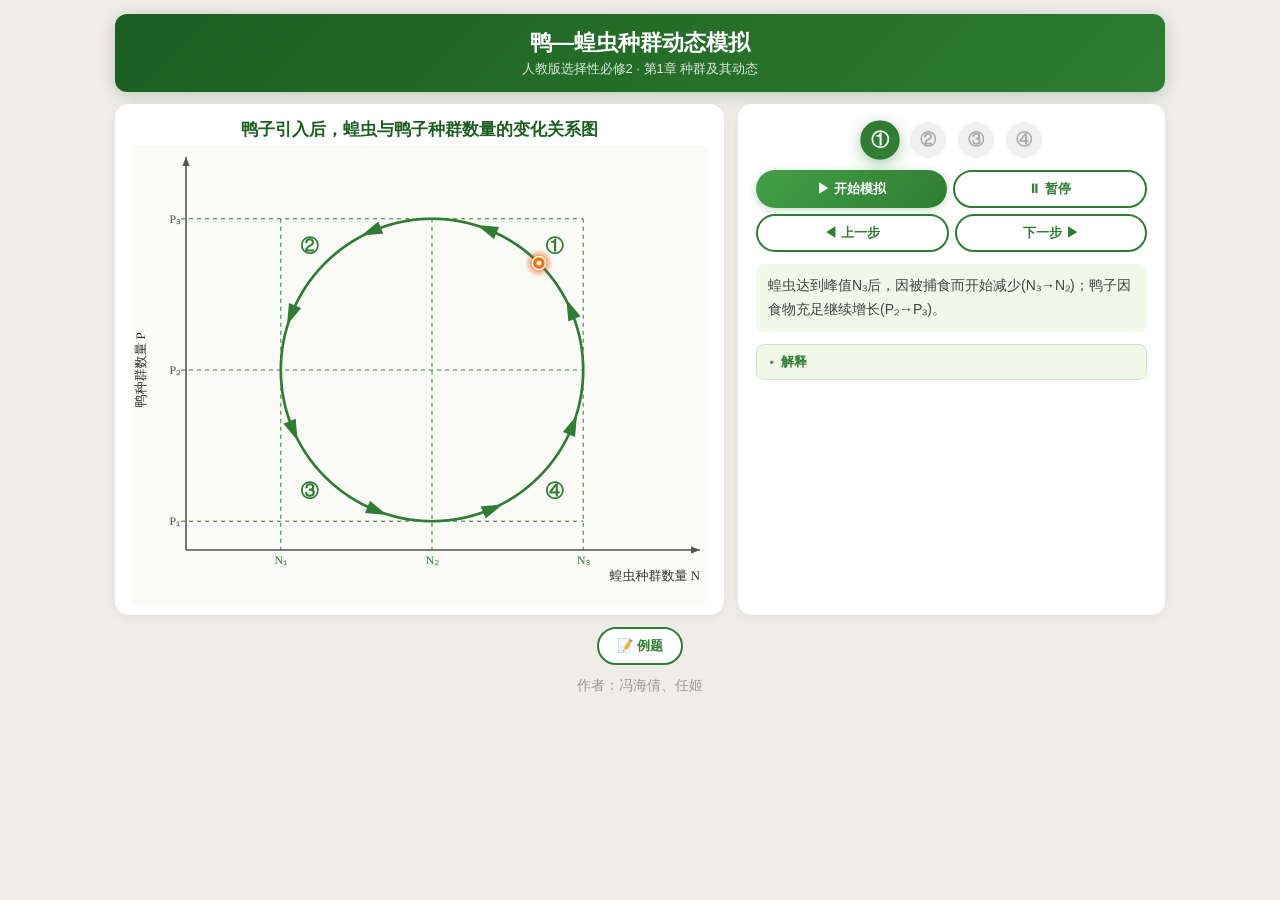
<file: 6duck_locust_simulation.html>
<!DOCTYPE html>
<html lang="zh-CN">
<head>
<meta charset="UTF-8">
<meta name="viewport" content="width=device-width, initial-scale=1.0">
<meta name="author" content="F&R">
<title>鸭—蝗虫种群动态 · 循环因果分析 v2</title>
<style>
:root{--green:#2e7d32;--brown:#5d4037;--blue:#1565c0;--red:#c62828;--orange:#e65100;--bg:#f0ede8;--card:#fff}
*{margin:0;padding:0;box-sizing:border-box}
body{font-family:'Microsoft YaHei','PingFang SC',sans-serif;background:var(--bg);min-height:100vh;padding:14px}
.container{max-width:1050px;margin:0 auto;display:flex;flex-direction:column;gap:12px}

.header{background:linear-gradient(135deg,#1b5e20,#2e7d32);color:#fff;padding:14px 28px;border-radius:12px;text-align:center;box-shadow:0 3px 16px rgba(27,94,32,0.25)}
.header h1{font-size:22px;margin-bottom:2px}
.header .sub{font-size:13px;opacity:0.85}

.main-area{display:flex;gap:14px;align-items:stretch}

.chart-card{flex:0 0 58%;background:var(--card);border-radius:14px;padding:14px 16px 10px;box-shadow:0 2px 12px rgba(0,0,0,0.06);text-align:center;display:flex;flex-direction:column}
.chart-card h3{font-size:17px;color:#1b5e20;margin-bottom:4px;flex-shrink:0}
.chart-card canvas{display:block;width:100%;flex:1;min-height:400px;max-height:480px;margin:0 auto;border-radius:6px}

.side-panel{flex:1;min-width:310px;display:flex;flex-direction:column;gap:0}

.step-panel{background:var(--card);border-radius:14px;padding:18px;box-shadow:0 2px 12px rgba(0,0,0,0.06);height:100%;display:flex;flex-direction:column}
.step-dots{display:flex;justify-content:center;gap:12px;margin-bottom:12px;flex-shrink:0}
.step-dot{width:36px;height:36px;border-radius:50%;background:#f0f0f0;display:flex;align-items:center;justify-content:center;font-weight:700;font-size:16px;color:#aaa;transition:all .3s;cursor:pointer;border:2px solid transparent}
.step-dot:hover{border-color:#81c784;color:#666}
.step-dot.active{background:#2e7d32;color:#fff;transform:scale(1.1);box-shadow:0 4px 14px rgba(46,125,50,.4)}
.step-dot.done{background:#c8e6c9;color:#2e7d32}
.step-nav{display:flex;flex-direction:column;align-items:stretch;gap:6px;flex-shrink:0;margin-bottom:12px}
.step-nav .btn-row{display:flex;gap:6px}
.step-nav .btn-row .btn{flex:1;justify-content:center}
.step-content{font-size:14px;line-height:1.7;margin-bottom:12px;text-align:left;color:#444;flex-shrink:0;padding:10px 12px;background:#f1f8e9;border-radius:8px}
.cause-toggle{flex-shrink:0}
.cause-spacer{flex:1}
.cause-toggle-btn{display:flex;align-items:center;gap:6px;font-size:13px;font-weight:700;color:#2e7d32;cursor:pointer;padding:8px 12px;border-radius:8px;background:#f1f8e9;border:1px solid #c8e6c9;transition:all .2s;user-select:none}
.cause-toggle-btn:hover{background:#e8f5e9;border-color:#81c784}
.cause-toggle-btn .toggle-arrow{font-size:11px;transition:transform .3s;color:#666}
.cause-box{overflow:hidden;max-height:0;transition:max-height .35s ease,margin .35s ease;margin-top:0}
.cause-box.open{max-height:320px;margin-top:10px}
.cause-box-inner{border:2px solid #e0e0e0;border-radius:10px;background:#fafdf9;padding:12px;text-align:left}
.cause-box-inner .cause-def{font-size:12px;line-height:1.7;color:#666;margin-bottom:8px;padding:8px 10px;background:#f5f5f5;border-radius:6px;border-left:3px solid #2e7d32}
.cause-box-inner .cause-chain{font-size:13px;font-weight:700;color:#2e7d32;margin-bottom:8px;padding:6px 0;text-align:left}
.cause-box-inner .cause-chain .arrow{color:#e65100;margin:0 3px}
.cause-box-inner .cause-note{font-size:12px;line-height:1.7;color:#555}
.btn{padding:8px 18px;border:none;border-radius:20px;font-size:13px;font-weight:700;cursor:pointer;transition:all .18s;display:inline-flex;align-items:center;gap:4px}
.btn:active{transform:scale(.95)}
.btn-green{background:linear-gradient(135deg,#43a047,#2e7d32);color:#fff;box-shadow:0 2px 8px rgba(46,125,50,.3)}
.btn-green:hover{background:linear-gradient(135deg,#2e7d32,#1b5e20);box-shadow:0 3px 12px rgba(46,125,50,.45)}
.btn-outline{background:#fff;border:2px solid #2e7d32;color:#2e7d32}
.btn-outline:hover{background:#e8f5e9}
.btn-blue{background:#1565c0;color:#fff}
.btn-blue:hover{background:#0d47a1}
.btn-gray{background:#fff;border:2px solid #999;color:#666}
.btn-gray:hover{background:#f5f5f5}

.quiz-section{background:var(--card);border-radius:14px;padding:16px 22px;box-shadow:0 2px 10px rgba(0,0,0,0.06);border:2px solid #e0e0e0;display:none}
.quiz-section.open{display:block}
.quiz-section.solved{border-color:#2e7d32;background:#f9fdf9}
.quiz-header-row{display:flex;align-items:center;gap:8px;margin-bottom:6px}
.quiz-badge{background:#1a237e;color:#fff;font-size:12px;font-weight:700;padding:2px 10px;border-radius:10px;flex-shrink:0}
.quiz-section h3{font-size:16px;color:#1b5e20;margin:0}
.quiz-options{display:grid;grid-template-columns:1fr 1fr;gap:8px;margin-bottom:10px}
.quiz-opt{padding:10px 14px;background:#fff;border:2px solid #e0e0e0;border-radius:8px;cursor:pointer;font-size:14px;transition:all .25s;display:flex;align-items:center;gap:8px}
.quiz-opt .opt-letter{width:26px;height:26px;border-radius:50%;background:#f5f5f5;display:flex;align-items:center;justify-content:center;font-weight:700;font-size:12px;color:#888;flex-shrink:0;transition:all .25s}
.quiz-opt:hover{border-color:#1565c0;background:#e3f2fd}
.quiz-opt:hover .opt-letter{background:#bbdefb;color:#1565c0}
.quiz-opt.selected{border-color:#1565c0;background:#e3f2fd}
.quiz-opt.selected .opt-letter{background:#1565c0;color:#fff}
.quiz-opt.correct{border-color:#2e7d32;background:#e8f5e9}
.quiz-opt.correct .opt-letter{background:#2e7d32;color:#fff}
.quiz-opt.wrong{border-color:#c62828;background:#ffebee}
.quiz-opt.wrong .opt-letter{background:#c62828;color:#fff}
.quiz-opt.disabled{cursor:default;opacity:.85}
.quiz-actions{display:flex;gap:10px;align-items:center;flex-wrap:wrap}
.quiz-result{margin-top:10px;padding:10px 14px;border-radius:8px;font-size:14px;line-height:1.7;display:none;font-weight:600}
.quiz-result.show{display:block}
.quiz-result.right{background:#e8f5e9;color:#2e7d32;border:1px solid #66bb6a}
.quiz-result.wrong{background:#ffebee;color:#c62828;border:1px solid #ef5350}
.quiz-analysis{padding:10px 14px;border-radius:8px;font-size:14px;line-height:1.7;display:none;background:#fffde7;border:1px solid #ffe082;color:#5d4037;margin-top:8px}
.quiz-analysis.show{display:block}

@media(max-width:800px){
.main-area{flex-direction:column}
.chart-card{flex:auto}
.quiz-options{grid-template-columns:1fr}
}
</style>
</head>
<body>
<div class="container">

<div class="header">
<h1>鸭—蝗虫种群动态模拟</h1>
<div class="sub">人教版选择性必修2 · 第1章 种群及其动态</div>
</div>

<div class="main-area">
<div class="chart-card">
<h3>鸭子引入后，蝗虫与鸭子种群数量的变化关系图</h3>
<canvas id="mainCanvas"></canvas>
</div>

<div class="side-panel">
<div class="step-panel">
<div class="step-dots">
<div class="step-dot active" data-step="0">①</div>
<div class="step-dot" data-step="1">②</div>
<div class="step-dot" data-step="2">③</div>
<div class="step-dot" data-step="3">④</div>
</div>
<div class="step-nav">
<div class="btn-row">
<button class="btn btn-green" id="btnSim">▶ 开始模拟</button>
<button class="btn btn-outline" id="btnPause">⏸ 暂停</button>
</div>
<div class="btn-row">
<button class="btn btn-outline" id="btnPrev">◀ 上一步</button>
<button class="btn btn-outline" id="btnNext">下一步 ▶</button>
</div>
</div>
<div class="step-content" id="stepContent">蝗虫达到峰值N₃后，因被捕食而开始减少(N₃→N₂)；鸭子因食物充足继续增长(P₂→P₃)。</div>
<div class="cause-toggle">
<div class="cause-toggle-btn" id="causeToggleBtn">
<span class="toggle-arrow" id="toggleArrow">▸</span> 解释
</div>
<div class="cause-box" id="causeBox">
<div class="cause-box-inner">
<div style="font-size:14px;font-weight:700;color:#1b5e20;margin-bottom:8px;">🔄 循环因果</div>
<div class="cause-def">在一个系统中，A的变化引起B的变化，B的变化又反过来影响A，如此往复形成闭合的因果链条。</div>
<div class="cause-chain">蝗虫增多 <span class="arrow">→</span> 鸭增多 <span class="arrow">→</span> 蝗虫减少 <span class="arrow">→</span> 鸭减少 <span class="arrow">→</span> 蝗虫增多</div>
<div class="cause-note">鸭和蝗虫互为因果、彼此制约，构成<strong>负反馈循环</strong>，使两种群数量围绕平衡点周期性波动，维持生态系统的相对稳定。</div>
</div>
</div>
<div class="cause-spacer"></div>
</div>
</div>
</div>
</div>

<div style="display:flex;justify-content:center;">
<button class="btn btn-outline" id="quizToggleBtn">📝 例题</button>
</div>

<div class="quiz-section" id="quizSection">
<div class="quiz-header-row">
<span class="quiz-badge">例题</span>
<h3>图甲为某地区引入鸭子后，蝗虫与鸭子种群数量变化的循环模型，箭头①~④表示变化趋势。下列有关叙述正确的是：</h3>
</div>
<div class="quiz-options">
<div class="quiz-opt" data-opt="A">
<span class="opt-letter">A</span> 箭头②发生时，蝗虫数量已降至低谷，鸭子数量开始因食物短缺而下降
</div>
<div class="quiz-opt" data-opt="B">
<span class="opt-letter">B</span> 箭头③表示鸭子数量因食物短缺而减少，此时蝗虫数量随捕食压力减小而立即回升
</div>
<div class="quiz-opt" data-opt="C">
<span class="opt-letter">C</span> 该模型体现了捕食者与被捕食者之间的负反馈调节，有利于种群数量维持相对稳定
</div>
<div class="quiz-opt" data-opt="D">
<span class="opt-letter">D</span> 箭头④发生时，蝗虫数量因捕食压力减小而开始回升，此时鸭子数量也同步回升
</div>
</div>
<div class="quiz-actions">
<button class="btn btn-blue" id="btnCheck">✅ 提交答案</button>
<button class="btn btn-gray" id="btnRetry" style="display:none;">🔄 重做</button>
<button class="btn btn-outline" id="btnAnalysis" style="display:none;">📋 查看解析</button>
</div>
<div class="quiz-result" id="quizResult"></div>
<div class="quiz-analysis" id="quizAnalysis">
<strong>📖 解析：</strong><br>
<strong>C正确：</strong>整个循环通过密度制约的负反馈调节，使捕食者和猎物种群数量在一定范围内周期性波动，从而维持生态系统的相对稳定。<br>
<strong>A错误：</strong>箭头②表示蝗虫数量继续下降(N₂→N₁)，尚未降至N₁低谷；鸭子数量已过峰值P₃，因食物不足开始减少(P₃→P₂)，并非处于上升期。<br>
<strong>B错误：</strong>箭头③鸭子数量因食物短缺继续减少(P₂→P₁✓)，蝗虫数量因捕食压力减小开始回升(N₁→N₂)。但种群数量变化存在时滞，蝗虫回升需要逐步积累，并非"立即"发生。<br>
<strong>D错误：</strong>箭头④蝗虫继续回升(N₂→N₃，但回升始于箭头③，并非"开始回升")；鸭子数量开始回升(P₁→P₂)，但两者回升并不同步（蝗虫回升早于鸭子）。
</div>
</div>

</div>

<script>
(function(){
var canvas=document.getElementById('mainCanvas'),ctx=canvas.getContext('2d');
var W,H,cx,cy,R,ox,oy;
var dotAngle=Math.PI/4;
var playing=false,animId=null;
var currentStep=0,quizAnswered=false;
var arcLabels=['①','②','③','④'];
var stepToArc=[0,1,2,3];
var stepAngles=[Math.PI/4,3*Math.PI/4,5*Math.PI/4,7*Math.PI/4];
var steps=[
'蝗虫达到峰值N₃后，因被捕食而开始减少(N₃→N₂)；鸭子因食物充足继续增长(P₂→P₃)。',
'鸭子数量达到峰值P₃，大量捕食蝗虫使其继续减少(N₂→N₁)；鸭子因食物不足开始下降(P₃→P₂)。',
'蝗虫降至低值N₁后，因捕食压力减小开始回升(N₁→N₂)；鸭子因食物短缺持续下降(P₂→P₁)。',
'鸭子降至低值P₁，捕食压力很小，蝗虫继续回升(N₂→N₃)；鸭子因食物增多开始回升(P₁→P₂)，完成一个循环。'
];

function drawArrow(x1,y1,x2,y2){
ctx.beginPath();ctx.moveTo(x1,y1);ctx.lineTo(x2,y2);ctx.stroke();
var dx=x2-x1,dy=y2-y1,len=Math.sqrt(dx*dx+dy*dy);
var ux=dx/len,uy=dy/len;
var s=9;
ctx.beginPath();ctx.moveTo(x2,y2);
ctx.lineTo(x2-s*ux+s*0.4*uy,y2-s*uy-s*0.4*ux);
ctx.lineTo(x2-s*ux-s*0.4*uy,y2-s*uy+s*0.4*ux);
ctx.closePath();ctx.fill();
}

function resize(){
var wrap=canvas.parentElement;
var w=Math.min(wrap.clientWidth-32,580);
var h=Math.min(w*0.92,460);
canvas.width=w*2;canvas.height=h*2;
canvas.style.width=w+'px';canvas.style.height=h+'px';
ctx.setTransform(1,0,0,1,0,0);
ctx.scale(2,2);
W=w;H=h;
ox=55;oy=H-55;
var aw=W-ox-30,ah=oy-45;
cx=ox+aw/2;cy=oy-ah/2;
R=Math.max(20,Math.min(aw,ah)*0.42);
}

function arrowOnCircle(angle){
var x=cx+R*Math.cos(angle);
var y=cy-R*Math.sin(angle);
var dx=-Math.sin(angle);
var dy=-Math.cos(angle);
var s=12;
ctx.save();ctx.translate(x,y);ctx.rotate(Math.atan2(dy,dx));
ctx.beginPath();ctx.moveTo(s+2,0);
ctx.lineTo(-s*0.6,-s*0.55);ctx.lineTo(-s*0.6,s*0.55);
ctx.closePath();ctx.fill();ctx.restore();
}

function drawBase(hStep){
ctx.clearRect(0,0,W,H);
ctx.fillStyle='#fafaf7';ctx.fillRect(0,0,W,H);
ctx.strokeStyle='#555';ctx.lineWidth=1.6;
ctx.fillStyle='#555';
drawArrow(ox,oy,W-8,oy);
drawArrow(ox,oy,ox,12);
ctx.fillStyle='#333';ctx.font='13px "Microsoft YaHei"';
ctx.textAlign='right';ctx.fillText('蝗虫种群数量 N',W-8,oy+30);
ctx.save();ctx.translate(14,oy-(oy-45)/2);ctx.rotate(-Math.PI/2);
ctx.textAlign='center';ctx.fillText('鸭种群数量 P',0,0);ctx.restore();
ctx.textAlign='start';
ctx.strokeStyle='#2e7d32';ctx.lineWidth=2.5;
ctx.beginPath();ctx.arc(cx,cy,R,0,Math.PI*2);ctx.stroke();

ctx.strokeStyle='#2e7d32';ctx.lineWidth=1;ctx.setLineDash([4,4]);
ctx.beginPath();ctx.moveTo(cx-R,cy-R);ctx.lineTo(cx-R,oy+5);ctx.stroke();
ctx.beginPath();ctx.moveTo(cx,cy-R);ctx.lineTo(cx,oy+5);ctx.stroke();
ctx.beginPath();ctx.moveTo(cx+R,cy-R);ctx.lineTo(cx+R,oy+5);ctx.stroke();
ctx.beginPath();ctx.moveTo(ox-5,cy-R);ctx.lineTo(cx+R,cy-R);ctx.stroke();
ctx.beginPath();ctx.moveTo(ox-5,cy);ctx.lineTo(cx+R,cy);ctx.stroke();
ctx.beginPath();ctx.moveTo(ox-5,cy+R);ctx.lineTo(cx+R,cy+R);ctx.stroke();
ctx.setLineDash([]);

ctx.fillStyle='#2e7d32';ctx.font='12px "Microsoft YaHei"';
ctx.textAlign='center';ctx.fillText('N₁',cx-R,oy+14);
ctx.fillText('N₂',cx,oy+14);
ctx.fillText('N₃',cx+R,oy+14);
ctx.fillStyle='#5d4037';ctx.textAlign='end';
ctx.fillText('P₁',ox-6,cy+R+4);
ctx.fillText('P₂',ox-6,cy+4);
ctx.fillText('P₃',ox-6,cy-R+4);
ctx.textAlign='start';

for(var i=0;i<4;i++){
var a1=(i*Math.PI)/2,a2=((i+1)*Math.PI)/2;
ctx.save();
ctx.strokeStyle='#2e7d32';
ctx.lineWidth=2.5;
ctx.globalAlpha=1;
ctx.beginPath();ctx.arc(cx,cy,R,a1,a2);ctx.stroke();
ctx.fillStyle='#2e7d32';
ctx.font='bold 18px "Microsoft YaHei"';
var ma=(a1+a2)/2;
var lx=cx+(R+22)*Math.cos(ma);
var ly=cy-(R+22)*Math.sin(ma);
ctx.textAlign='center';ctx.textBaseline='middle';
ctx.fillText(arcLabels[i],lx,ly);
ctx.restore();
}
ctx.textAlign='start';ctx.textBaseline='alphabetic';
ctx.fillStyle='#2e7d32';
for(var k=0;k<8;k++){
var aa=k*Math.PI/4+Math.PI/8;
arrowOnCircle(aa);
}
}

function drawDot(){
var dx=cx+R*Math.cos(dotAngle);
var dy=cy-R*Math.sin(dotAngle);
ctx.save();
var grd=ctx.createRadialGradient(dx,dy,3,dx,dy,14);
grd.addColorStop(0,'rgba(255,255,255,0.95)');
grd.addColorStop(0.25,'rgba(255,111,0,0.9)');
grd.addColorStop(0.55,'rgba(230,81,0,0.35)');
grd.addColorStop(1,'rgba(230,81,0,0)');
ctx.fillStyle=grd;
ctx.beginPath();ctx.arc(dx,dy,14,0,Math.PI*2);ctx.fill();
ctx.fillStyle='#ff6f00';ctx.beginPath();ctx.arc(dx,dy,6.5,0,Math.PI*2);ctx.fill();
ctx.strokeStyle='#fff';ctx.lineWidth=1.6;ctx.beginPath();ctx.arc(dx,dy,6.5,0,Math.PI*2);ctx.stroke();
ctx.fillStyle='#fff';ctx.beginPath();ctx.arc(dx,dy,2.5,0,Math.PI*2);ctx.fill();
ctx.restore();
}

function detectQuadrant(){
var a=((dotAngle%(Math.PI*2))+Math.PI*2)%(Math.PI*2);
if(a<Math.PI/2)return 0;
if(a<Math.PI)return 1;
if(a<Math.PI*3/2)return 2;
return 3;
}

function render(){
var arcIdx=stepToArc[currentStep];
var hStep=(playing&&!quizAnswered)?arcIdx:-1;
drawBase(hStep);
drawDot();
if(playing){
var q=detectQuadrant();
if(q!==currentStep){currentStep=q;updateStepUI(false);}
}
}

function animate(){
if(!playing)return;
dotAngle+=0.006;
if(dotAngle>Math.PI*2)dotAngle-=Math.PI*2;
render();
animId=requestAnimationFrame(animate);
}

function updateStepUI(updateAngle){
var dots=document.querySelectorAll('.step-dot');
dots.forEach(function(d,i){
d.classList.remove('active','done');
if(i===currentStep)d.classList.add('active');
if(i<currentStep)d.classList.add('done');
});
if(updateAngle!==false){
dotAngle=stepAngles[currentStep];
}
document.getElementById('stepContent').textContent=steps[currentStep];
render();
}

function goStep(n){currentStep=((n%4)+4)%4;updateStepUI(true);}

function startSim(){
if(playing)return;
playing=true;
var b=document.getElementById('btnSim');
b.textContent='● 运行中';b.className='btn btn-green';
b.style.opacity='0.7';b.style.cursor='default';
animId=requestAnimationFrame(animate);
}

function pauseSim(){
if(!playing)return;
playing=false;
if(animId){cancelAnimationFrame(animId);animId=null;}
var b=document.getElementById('btnSim');
b.textContent='▶ 开始模拟';b.className='btn btn-green';
b.style.opacity='1';b.style.cursor='pointer';
}

document.getElementById('btnSim').addEventListener('click',startSim);
document.getElementById('btnPause').addEventListener('click',pauseSim);
document.getElementById('btnPrev').addEventListener('click',function(){pauseSim();goStep(currentStep-1);});
document.getElementById('btnNext').addEventListener('click',function(){pauseSim();goStep(currentStep+1);});

var causeOpen=false;
document.getElementById('causeToggleBtn').addEventListener('click',function(){
causeOpen=!causeOpen;
if(causeOpen){
document.getElementById('causeBox').classList.add('open');
document.getElementById('toggleArrow').textContent='▾';
}else{
document.getElementById('causeBox').classList.remove('open');
document.getElementById('toggleArrow').textContent='▸';
}
});

document.querySelectorAll('.step-dot').forEach(function(dot){
dot.addEventListener('click',function(){
pauseSim();
goStep(parseInt(this.dataset.step));
});
});

document.querySelectorAll('.quiz-opt').forEach(function(opt){
opt.addEventListener('click',function(){
if(quizAnswered)return;
document.querySelectorAll('.quiz-opt').forEach(function(o){o.classList.remove('selected');});
this.classList.add('selected');
});
});

function resetQuiz(){
quizAnswered=false;
document.querySelectorAll('.quiz-opt').forEach(function(o){
o.classList.remove('selected','correct','wrong','disabled');
});
document.getElementById('quizResult').className='quiz-result';
document.getElementById('quizResult').innerHTML='';
document.getElementById('quizAnalysis').className='quiz-analysis';
document.getElementById('quizSection').classList.remove('solved');
document.getElementById('btnCheck').style.display='';
document.getElementById('btnCheck').disabled=false;
document.getElementById('btnRetry').style.display='none';
document.getElementById('btnAnalysis').style.display='none';
}

document.getElementById('btnCheck').addEventListener('click',function(){
if(quizAnswered)return;
var sel=document.querySelector('.quiz-opt.selected');
if(!sel){alert('请先选择一个选项');return;}
quizAnswered=true;pauseSim();
var answer=sel.dataset.opt,correct='C';
var $result=document.getElementById('quizResult'),$section=document.getElementById('quizSection');
document.querySelectorAll('.quiz-opt').forEach(function(o){o.classList.add('disabled');});
if(answer===correct){
sel.classList.add('correct');
$result.className='quiz-result show right';
$result.innerHTML='✅ <strong>回答正确！</strong>';
$section.classList.add('solved');
}else{
sel.classList.add('wrong');
$result.className='quiz-result show wrong';
$result.innerHTML='❌ <strong>回答错误。</strong>';
}
document.getElementById('btnCheck').style.display='none';
document.getElementById('btnRetry').style.display='';
document.getElementById('btnAnalysis').style.display='';
});

document.getElementById('btnRetry').addEventListener('click',resetQuiz);

document.getElementById('btnAnalysis').addEventListener('click',function(){
var $analysis=document.getElementById('quizAnalysis');
if($analysis.classList.contains('show')){
$analysis.classList.remove('show');
document.getElementById('btnAnalysis').textContent='📋 查看解析';
}else{
$analysis.classList.add('show');
document.getElementById('btnAnalysis').textContent='📋 收起解析';
}
});

var quizOpen=false;
document.getElementById('quizToggleBtn').addEventListener('click',function(){
quizOpen=!quizOpen;
var qs=document.getElementById('quizSection');
if(quizOpen){qs.classList.add('open');this.textContent='📝 收起例题';}
else{qs.classList.remove('open');this.textContent='📝 例题';}
});

resize();
render();
window.addEventListener('resize',function(){resize();if(!playing)render();});
})();
</script>
<div style="text-align:center;padding:12px;color:#999;font-size:14px;">作者：冯海倩、任姬</div>
</body>
</html>
</file>
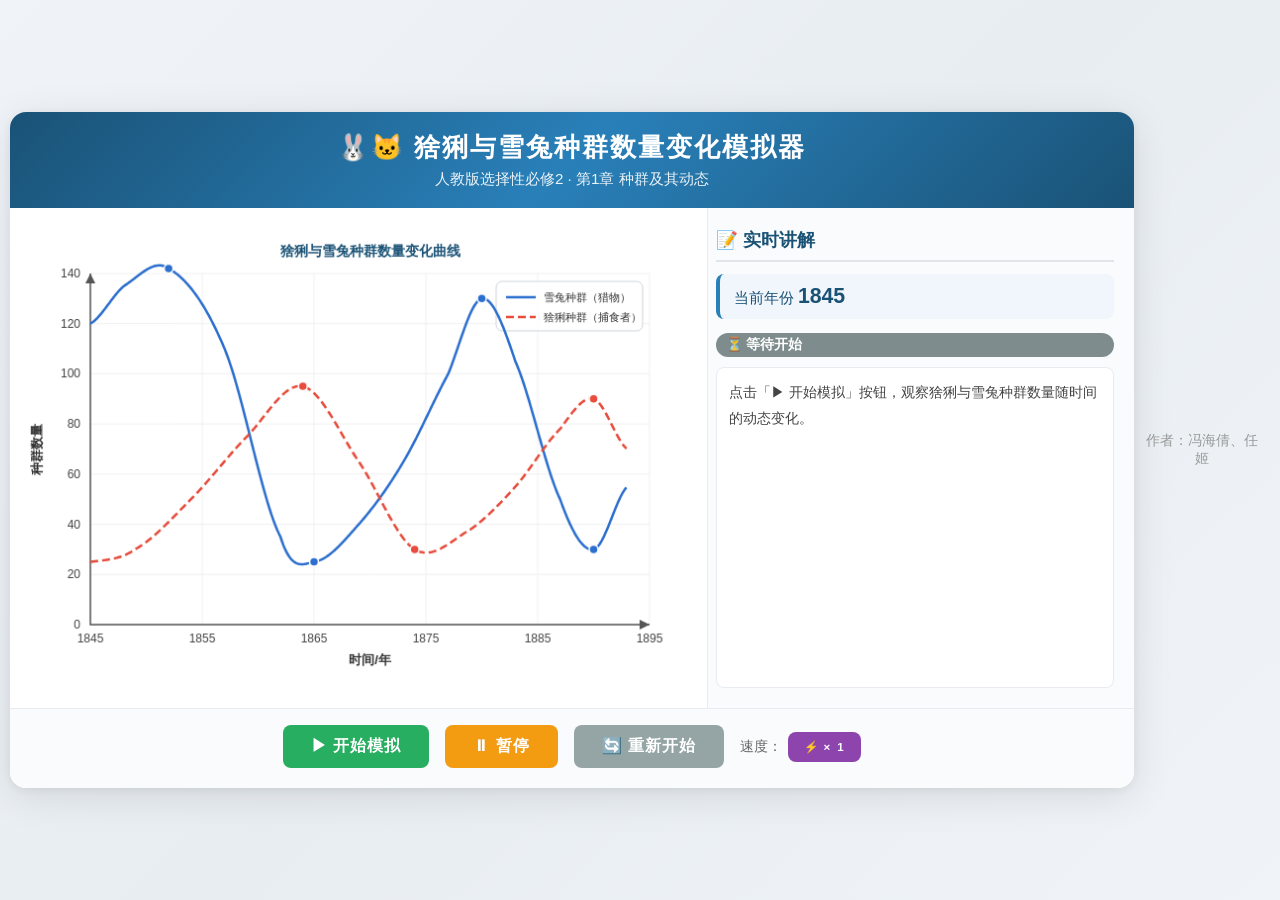
<file: 7predator_prey_simulator.html>
<!DOCTYPE html>
<html lang="zh-CN">
<head>
<meta charset="UTF-8">
<meta name="viewport" content="width=device-width, initial-scale=1.0">
<meta name="author" content="F&R">
<title>猞猁与雪兔种群数量变化模拟器 - 人教版选择性必修2</title>
<style>
* { margin: 0; padding: 0; box-sizing: border-box; }
body {
    font-family: "Microsoft YaHei", "PingFang SC", "Hiragino Sans GB", "STHeiti", "SimHei", sans-serif;
    background: linear-gradient(135deg, #f0f4f8 0%, #e8edf2 50%, #f0f4f8 100%);
    min-height: 100vh; display: flex; justify-content: center; align-items: center; padding: 10px;
}
.container {
    width: 100%; max-width: 1200px; background: #ffffff; border-radius: 16px;
    box-shadow: 0 8px 40px rgba(0,0,0,0.10), 0 2px 8px rgba(0,0,0,0.06); overflow: hidden;
}
.header {
    background: linear-gradient(135deg, #1a5276 0%, #2980b9 50%, #1a5276 100%);
    color: #fff; padding: 18px 30px; text-align: center;
}
.header h1 { font-size: 1.6em; font-weight: 700; letter-spacing: 2px; margin-bottom: 4px; }
.header .subtitle { font-size: 0.95em; opacity: 0.9; font-weight: 400; }
.main-content { display: flex; flex-wrap: wrap; min-height: 500px; }
.chart-area {
    flex: 0 0 62%; min-width: 400px; padding: 16px 8px 16px 16px;
    display: flex; flex-direction: column; align-items: center;
}
.chart-area canvas { width: 100%; height: auto; display: block; }
.explanation-area {
    flex: 0 0 38%; min-width: 280px; padding: 20px 20px 20px 8px;
    display: flex; flex-direction: column; border-left: 1px solid #e8ecf1; background: #fafbfc;
}
.explanation-area .section-title {
    font-size: 1.1em; font-weight: 700; color: #1a5276; margin-bottom: 12px;
    padding-bottom: 8px; border-bottom: 2px solid #e0e5ea; display: flex; align-items: center; gap: 6px;
}
.current-time-display {
    background: #f0f6fc; border-radius: 8px; padding: 10px 14px; margin-bottom: 14px;
    font-size: 0.95em; color: #1a5276; border-left: 4px solid #2980b9;
}
.current-time-display .t-value { font-size: 1.4em; font-weight: 700; color: #1a5276; }
.stage-indicator {
    display: inline-block; padding: 3px 10px; border-radius: 12px; font-size: 0.85em;
    font-weight: 600; color: #fff; margin-bottom: 10px; background: #2980b9;
}
.explanation-text {
    flex: 1; font-size: 0.9em; line-height: 1.8; color: #444; padding: 12px;
    background: #fff; border-radius: 8px; border: 1px solid #e8ecf1; min-height: 200px; transition: all 0.3s ease;
}
.explanation-text .highlight { color: #c0392b; font-weight: 700; }
.explanation-text .highlight-blue { color: #2980b9; font-weight: 700; }
.summary-box {
    margin-top: 10px; padding: 10px 14px; background: #eaf7ea; border-radius: 8px;
    border-left: 4px solid #27ae60; font-size: 0.85em; color: #1e6e3e; display: none;
}
.summary-box.visible { display: block; }
.controls-area {
    display: flex; justify-content: center; gap: 16px; padding: 16px 30px 20px;
    flex-wrap: wrap; border-top: 1px solid #e8ecf1; background: #fafbfc;
}
.btn {
    padding: 11px 28px; font-size: 1em; font-weight: 600; border: none; border-radius: 8px;
    cursor: pointer; transition: all 0.2s ease; font-family: inherit; letter-spacing: 1px;
    display: flex; align-items: center; gap: 6px;
}
.btn:hover { transform: translateY(-2px); box-shadow: 0 4px 14px rgba(0,0,0,0.15); }
.btn:active { transform: translateY(0); box-shadow: 0 2px 6px rgba(0,0,0,0.1); }
.btn-start { background: #27ae60; color: #fff; }
.btn-start:hover { background: #219a52; }
.btn-pause { background: #f39c12; color: #fff; }
.btn-pause:hover { background: #e08e0b; }
.btn-reset { background: #95a5a6; color: #fff; }
.btn-reset:hover { background: #7f8c8d; }
.btn-speed { background: #8e44ad; color: #fff; font-size: 0.85em; padding: 8px 16px; }
.btn-speed:hover { background: #7d3c98; }
.speed-indicator { display: flex; align-items: center; gap: 6px; font-size: 0.85em; color: #666; }
@media (max-width: 860px) {
    .main-content { flex-direction: column; }
    .chart-area { flex: 0 0 auto; min-width: auto; padding: 12px; }
    .explanation-area { flex: 0 0 auto; min-width: auto; border-left: none; border-top: 1px solid #e8ecf1; padding: 16px; }
    .header h1 { font-size: 1.3em; }
}
</style>
</head>
<body>
<div class="container">
    <div class="header">
        <h1>🐰🐱 猞猁与雪兔种群数量变化模拟器</h1>
        <div class="subtitle">人教版选择性必修2 · 第1章 种群及其动态</div>
    </div>

    <div class="main-content">
        <div class="chart-area">
            <canvas id="mainChart" width="680" height="460"></canvas>
        </div>

        <div class="explanation-area" id="explanationArea">
            <div class="section-title">📝 实时讲解</div>
            <div class="current-time-display" id="timeDisplay">
                当前年份 <span class="t-value" id="tValue">1845</span>
            </div>
            <div class="stage-indicator" id="stageIndicator">⏳ 等待开始</div>
            <div class="explanation-text" id="explanationText">
                点击下方 <strong>「▶ 开始模拟」</strong>按钮，观察猞猁与雪兔种群数量随时间波动的动态曲线。<br><br>
                <strong>观察要点：</strong><br>
                ① 两条曲线呈周期性波动（约10年周期）<br>
                ② 猞猁（红色虚线）的峰值<span class="highlight">总是滞后</span>于雪兔（蓝色实线）<br>
                ③ 这种动态平衡体现了生态系统的<span class="highlight-blue">负反馈调节</span>机制
            </div>
            <div class="summary-box" id="summaryBox">
                <strong>📌 总结：</strong>①两种群数量呈周期性波动（约10年周期） ②猞猁变化滞后于雪兔（约10年） ③这种机制体现了生态系统的自我调节能力（负反馈调节）④洛特卡-沃尔泰拉方程描述了这种动态关系
            </div>
        </div>
    </div>

    <div class="controls-area">
        <button class="btn btn-start" id="btnStart" onclick="startSimulation()">▶ 开始模拟</button>
        <button class="btn btn-pause" id="btnPause" onclick="pauseSimulation()">⏸ 暂停</button>
        <button class="btn btn-reset" id="btnReset" onclick="resetSimulation()">🔄 重新开始</button>
        <div class="speed-indicator">
            <span>速度：</span>
            <button class="btn btn-speed" id="btnSpeed" onclick="toggleSpeed()">⚡ ×<span id="speedLabel">1</span></button>
        </div>
    </div>
</div>

<script>
(function() {
    var canvas = document.getElementById('mainChart');
    var ctx = canvas.getContext('2d');
    var W = canvas.width;
    var H = canvas.height;
    var margin = { top: 50, right: 50, bottom: 55, left: 65 };
    var plotW = W - margin.left - margin.right;
    var plotH = H - margin.top - margin.bottom;
    var plotX = margin.left;
    var plotY = margin.top;

    var YEAR_MIN = 1845;
    var YEAR_MAX = 1895;
    var YEAR_RANGE = YEAR_MAX - YEAR_MIN;
    var N_MAX = 140;

    function tx(year) { return plotX + ((year - YEAR_MIN) / YEAR_RANGE) * plotW; }
    function ny(n) { return plotY + plotH - (n / N_MAX) * plotH; }

    var preyKeyPoints = [
        { year: 1845, n: 120 },
        { year: 1848, n: 135 },
        { year: 1852, n: 142 },
        { year: 1857, n: 110 },
        { year: 1862, n: 35 },
        { year: 1865, n: 25 },
        { year: 1869, n: 40 },
        { year: 1873, n: 65 },
        { year: 1877, n: 100 },
        { year: 1880, n: 130 },
        { year: 1883, n: 105 },
        { year: 1887, n: 50 },
        { year: 1890, n: 30 },
        { year: 1893, n: 55 }
    ];

    var predatorKeyPoints = [
        { year: 1845, n: 25 },
        { year: 1849, n: 30 },
        { year: 1854, n: 50 },
        { year: 1859, n: 75 },
        { year: 1864, n: 95 },
        { year: 1869, n: 65 },
        { year: 1874, n: 30 },
        { year: 1879, n: 38 },
        { year: 1883, n: 55 },
        { year: 1887, n: 78 },
        { year: 1890, n: 90 },
        { year: 1893, n: 70 }
    ];

    var peakValleyPrey = [
        { year: 1852, n: 142, type: 'peak' },
        { year: 1865, n: 25, type: 'valley' },
        { year: 1880, n: 130, type: 'peak' },
        { year: 1890, n: 30, type: 'valley' }
    ];

    var peakValleyPredator = [
        { year: 1864, n: 95, type: 'peak' },
        { year: 1874, n: 30, type: 'valley' },
        { year: 1890, n: 90, type: 'peak' }
    ];

    function catmullRom(p0, p1, p2, p3, t) {
        var t2 = t * t;
        var t3 = t2 * t;
        return 0.5 * ((2 * p1) + (-p0 + p2) * t + (2 * p0 - 5 * p1 + 4 * p2 - p3) * t2 + (-p0 + 3 * p1 - 3 * p2 + p3) * t3);
    }

    function sampleSpline(keyPoints, numSamples) {
        var pts = keyPoints.slice();
        var n = pts.length;
        var result = [];
        for (var i = 0; i < n - 1; i++) {
            var p0 = pts[Math.max(0, i - 1)];
            var p1 = pts[i];
            var p2 = pts[i + 1];
            var p3 = pts[Math.min(n - 1, i + 2)];
            var segSamples = Math.round(numSamples / (n - 1));
            if (i === n - 2) segSamples = numSamples - result.length;
            for (var j = 0; j < segSamples; j++) {
                var frac = j / segSamples;
                var nyear = p1.year + frac * (p2.year - p1.year);
                var nn = catmullRom(p0.n, p1.n, p2.n, p3.n, frac);
                nn = Math.max(0, nn);
                result.push({ year: nyear, n: nn });
            }
        }
        return result;
    }

    var NUM_SAMPLES = 500;
    var preyCurve = sampleSpline(preyKeyPoints, NUM_SAMPLES);
    var predatorCurve = sampleSpline(predatorKeyPoints, NUM_SAMPLES);

    var animState = {
        running: false,
        currentYear: YEAR_MIN,
        speed: 1.25,
        lastTime: 0,
        animationId: null,
        finished: false,
        firstFrame: true
    };

    function getPreyN(year) {
        var curve = preyCurve;
        if (year <= YEAR_MIN) return curve[0].n;
        if (year >= YEAR_MAX) return curve[curve.length - 1].n;
        var idx = ((year - YEAR_MIN) / YEAR_RANGE) * (curve.length - 1);
        var i0 = Math.floor(idx);
        var i1 = Math.min(i0 + 1, curve.length - 1);
        var frac = idx - i0;
        return curve[i0].n + (curve[i1].n - curve[i0].n) * frac;
    }

    function getPredatorN(year) {
        var curve = predatorCurve;
        if (year <= YEAR_MIN) return curve[0].n;
        if (year >= YEAR_MAX) return curve[curve.length - 1].n;
        var idx = ((year - YEAR_MIN) / YEAR_RANGE) * (curve.length - 1);
        var i0 = Math.floor(idx);
        var i1 = Math.min(i0 + 1, curve.length - 1);
        var frac = idx - i0;
        return curve[i0].n + (curve[i1].n - curve[i0].n) * frac;
    }

    function drawGrid() {
        ctx.strokeStyle = '#e8e8e8';
        ctx.lineWidth = 0.6;
        var xTickVals = [1845, 1855, 1865, 1875, 1885, 1895];
        for (var i = 0; i < xTickVals.length; i++) {
            var x = tx(xTickVals[i]);
            ctx.beginPath();
            ctx.moveTo(x, plotY);
            ctx.lineTo(x, plotY + plotH);
            ctx.stroke();
        }
        var yTickVals = [0, 20, 40, 60, 80, 100, 120, 140];
        for (var i = 0; i < yTickVals.length; i++) {
            var y = ny(yTickVals[i]);
            ctx.beginPath();
            ctx.moveTo(plotX, y);
            ctx.lineTo(plotX + plotW, y);
            ctx.stroke();
        }
    }

    function drawAxes() {
        ctx.strokeStyle = '#555';
        ctx.lineWidth = 1.5;
        ctx.beginPath();
        ctx.moveTo(plotX, plotY);
        ctx.lineTo(plotX, plotY + plotH);
        ctx.lineTo(plotX + plotW, plotY + plotH);
        ctx.stroke();

        ctx.fillStyle = '#333';
        ctx.font = 'bold 13px "Microsoft YaHei","PingFang SC","SimHei",sans-serif';
        ctx.textAlign = 'center';
        ctx.fillText('时间/年', plotX + plotW / 2, plotY + plotH + 40);

        ctx.save();
        ctx.translate(plotX - 50, plotY + plotH / 2);
        ctx.rotate(-Math.PI / 2);
        ctx.textAlign = 'center';
        ctx.fillText('种群数量', 0, 0);
        ctx.restore();

        ctx.fillStyle = '#444';
        ctx.font = '12px "Microsoft YaHei","PingFang SC","SimHei",sans-serif';
        ctx.textAlign = 'center';
        var xTickVals = [1845, 1855, 1865, 1875, 1885, 1895];
        for (var i = 0; i < xTickVals.length; i++) {
            var x = tx(xTickVals[i]);
            ctx.fillText(xTickVals[i], x, plotY + plotH + 18);
        }

        ctx.textAlign = 'right';
        var yLabels = [0, 20, 40, 60, 80, 100, 120, 140];
        for (var i = 0; i < yLabels.length; i++) {
            var y = ny(yLabels[i]);
            ctx.fillText(yLabels[i], plotX - 10, y + 4);
        }

        ctx.strokeStyle = '#ccc';
        ctx.lineWidth = 0.5;

        ctx.fillStyle = '#555';
        ctx.beginPath();
        ctx.moveTo(plotX + plotW, plotY + plotH);
        ctx.lineTo(plotX + plotW - 10, plotY + plotH - 5);
        ctx.lineTo(plotX + plotW - 10, plotY + plotH + 5);
        ctx.closePath();
        ctx.fill();

        ctx.beginPath();
        ctx.moveTo(plotX, plotY);
        ctx.lineTo(plotX - 5, plotY + 10);
        ctx.lineTo(plotX + 5, plotY + 10);
        ctx.closePath();
        ctx.fill();

        ctx.fillStyle = '#1a5276';
        ctx.font = 'bold 14px "Microsoft YaHei","PingFang SC","SimHei",sans-serif';
        ctx.textAlign = 'center';
        ctx.fillText('猞猁与雪兔种群数量变化曲线', plotX + plotW / 2, plotY - 18);

        var lgX = plotX + plotW - 155;
        var lgY = plotY + 8;
        var lgW = 148;
        var lgH = 50;
        ctx.fillStyle = 'rgba(255,255,255,0.92)';
        ctx.strokeStyle = '#d0d6dc';
        ctx.lineWidth = 1;
        ctx.beginPath();
        var r = 6;
        ctx.moveTo(lgX + r, lgY);
        ctx.lineTo(lgX + lgW - r, lgY);
        ctx.arcTo(lgX + lgW, lgY, lgX + lgW, lgY + r, r);
        ctx.lineTo(lgX + lgW, lgY + lgH - r);
        ctx.arcTo(lgX + lgW, lgY + lgH, lgX + lgW - r, lgY + lgH, r);
        ctx.lineTo(lgX + r, lgY + lgH);
        ctx.arcTo(lgX, lgY + lgH, lgX, lgY + lgH - r, r);
        ctx.lineTo(lgX, lgY + r);
        ctx.arcTo(lgX, lgY, lgX + r, lgY, r);
        ctx.closePath();
        ctx.fill();
        ctx.stroke();

        ctx.strokeStyle = '#2c6fce';
        ctx.lineWidth = 2.5;
        ctx.setLineDash([]);
        ctx.beginPath();
        ctx.moveTo(lgX + 10, lgY + 16);
        ctx.lineTo(lgX + 40, lgY + 16);
        ctx.stroke();

        ctx.strokeStyle = '#e74c3c';
        ctx.lineWidth = 2.5;
        ctx.setLineDash([8, 4]);
        ctx.beginPath();
        ctx.moveTo(lgX + 10, lgY + 36);
        ctx.lineTo(lgX + 40, lgY + 36);
        ctx.stroke();
        ctx.setLineDash([]);

        ctx.fillStyle = '#333';
        ctx.font = '11px "Microsoft YaHei","PingFang SC","SimHei",sans-serif';
        ctx.textAlign = 'left';
        ctx.fillText('雪兔种群（猎物）', lgX + 48, lgY + 20);
        ctx.fillText('猞猁种群（捕食者）', lgX + 48, lgY + 40);
    }

    function drawFullCurves() {
        ctx.beginPath();
        ctx.strokeStyle = '#2c6fce';
        ctx.lineWidth = 2.5;
        ctx.setLineDash([]);
        for (var i = 0; i < preyCurve.length; i++) {
            var pt = preyCurve[i];
            var x = tx(pt.year), y = ny(pt.n);
            if (i === 0) ctx.moveTo(x, y); else ctx.lineTo(x, y);
        }
        ctx.stroke();

        ctx.beginPath();
        ctx.strokeStyle = '#e74c3c';
        ctx.lineWidth = 2.5;
        ctx.setLineDash([8, 4]);
        for (var i = 0; i < predatorCurve.length; i++) {
            var pt = predatorCurve[i];
            var x = tx(pt.year), y = ny(pt.n);
            if (i === 0) ctx.moveTo(x, y); else ctx.lineTo(x, y);
        }
        ctx.stroke();
        ctx.setLineDash([]);

        drawAllPeakValleyDots();
    }

    function drawAllPeakValleyDots() {
        drawPeakValleyDotsByTime(YEAR_MAX);
    }

    function drawPeakValleyDotsByTime(maxYear) {
        var allPeaks = peakValleyPrey.concat(peakValleyPredator);
        for (var i = 0; i < allPeaks.length; i++) {
            var pv = allPeaks[i];
            if (pv.year > maxYear) continue;
            var x = tx(pv.year), y = ny(pv.n);
            ctx.beginPath();
            ctx.arc(x, y, 4.5, 0, Math.PI * 2);
            ctx.fillStyle = i < peakValleyPrey.length ? '#2c6fce' : '#e74c3c';
            ctx.fill();
            ctx.strokeStyle = '#fff';
            ctx.lineWidth = 1.5;
            ctx.stroke();
        }
    }

    function drawProgressiveCurve(year) {
        var drawIndexA = Math.floor(((year - YEAR_MIN) / YEAR_RANGE) * (preyCurve.length - 1));
        var drawIndexB = Math.floor(((year - YEAR_MIN) / YEAR_RANGE) * (predatorCurve.length - 1));
        drawIndexA = Math.min(drawIndexA, preyCurve.length - 1);
        drawIndexB = Math.min(drawIndexB, predatorCurve.length - 1);

        if (drawIndexA > 0) {
            ctx.beginPath();
            ctx.strokeStyle = '#2c6fce';
            ctx.lineWidth = 2.5;
            ctx.setLineDash([]);
            for (var i = 0; i <= drawIndexA; i++) {
                var pt = preyCurve[i];
                var x = tx(pt.year), y = ny(pt.n);
                if (i === 0) ctx.moveTo(x, y); else ctx.lineTo(x, y);
            }
            ctx.stroke();
        }

        if (drawIndexB > 0) {
            ctx.beginPath();
            ctx.strokeStyle = '#e74c3c';
            ctx.lineWidth = 2.5;
            ctx.setLineDash([8, 4]);
            for (var i = 0; i <= drawIndexB; i++) {
                var pt = predatorCurve[i];
                var x = tx(pt.year), y = ny(pt.n);
                if (i === 0) ctx.moveTo(x, y); else ctx.lineTo(x, y);
            }
            ctx.stroke();
            ctx.setLineDash([]);
        }

        drawPeakValleyDotsByTime(year);
    }

    var flashPhase = 0;

    function drawScanLine(year) {
        var x = tx(year);
        ctx.beginPath();
        ctx.strokeStyle = 'rgba(100,100,100,0.5)';
        ctx.lineWidth = 1;
        ctx.setLineDash([4, 6]);
        ctx.moveTo(x, plotY);
        ctx.lineTo(x, plotY + plotH);
        ctx.stroke();
        ctx.setLineDash([]);
    }

    function drawFlashingDots(year) {
        flashPhase += 0.08;
        var alpha = 0.5 + 0.5 * Math.sin(flashPhase * Math.PI * 2);
        var preyN = getPreyN(year);
        var predatorN = getPredatorN(year);
        var preyX = tx(year), preyY = ny(preyN);
        var predatorX = tx(year), predatorY = ny(predatorN);
        var glowRadius = 12;

        ctx.beginPath();
        ctx.arc(preyX, preyY, glowRadius, 0, Math.PI * 2);
        ctx.fillStyle = 'rgba(44,111,206,' + (alpha * 0.25) + ')';
        ctx.fill();

        ctx.beginPath();
        ctx.arc(predatorX, predatorY, glowRadius, 0, Math.PI * 2);
        ctx.fillStyle = 'rgba(231,76,60,' + (alpha * 0.25) + ')';
        ctx.fill();

        ctx.beginPath();
        ctx.arc(preyX, preyY, 6, 0, Math.PI * 2);
        ctx.fillStyle = 'rgba(44,111,206,' + alpha + ')';
        ctx.fill();
        ctx.strokeStyle = '#fff'; ctx.lineWidth = 2; ctx.stroke();

        ctx.beginPath();
        ctx.arc(predatorX, predatorY, 6, 0, Math.PI * 2);
        ctx.fillStyle = 'rgba(231,76,60,' + alpha + ')';
        ctx.fill();
        ctx.strokeStyle = '#fff'; ctx.lineWidth = 2; ctx.stroke();
    }

    function drawInitialState() {
        ctx.clearRect(0, 0, W, H);
        ctx.fillStyle = '#ffffff';
        ctx.fillRect(0, 0, W, H);
        drawGrid();
        drawAxes();
        drawFullCurves();
    }

    function drawFrame(year) {
        ctx.clearRect(0, 0, W, H);
        ctx.fillStyle = '#ffffff';
        ctx.fillRect(0, 0, W, H);
        drawGrid();
        drawAxes();
        drawProgressiveCurve(year);
        drawScanLine(year);
        if (year > YEAR_MIN) {
            drawFlashingDots(year);
        }
    }

    function getStageInfo(year) {
        if (year <= YEAR_MIN) return {
            stage: '准备',
            bg: '#7f8c8d',
            text: '点击「▶ 开始模拟」按钮，观察猞猁与雪兔种群数量随时间的动态变化。'
        };
        if (year >= 1894) return {
            stage: '模拟结束 ✅',
            bg: '#27ae60',
            text: '<strong>📌 核心知识点总结：</strong><br>' +
                  '① 两种群数量呈<span class="highlight">周期性波动</span>（约10年周期）<br>' +
                  '② 猞猁变化<span class="highlight">滞后</span>于雪兔（约10年）<br>' +
                  '③ 这种机制体现了生态系统的<span class="highlight-blue">自我调节能力</span>（负反馈调节）<br>' +
                  '④ 洛特卡-沃尔泰拉方程描述了这种猞猁-雪兔动态关系'
        };

        var stages = [
            { min: 1845, max: 1851, label: '阶段1：初始增长期', bg: '#2980b9',
              text: '<strong>初始阶段（1845-1851年）：</strong>雪兔（<span class="highlight-blue">蓝色实线</span>）食物充足、天敌较少，种群数量<span class="highlight">快速增长</span>（从120→约140）。<br><br>' +
                    '猞猁（<span class="highlight">红色虚线</span>）因食物丰富也开始<span class="highlight-blue">缓慢增加</span>（从25→约40）。' },
            { min: 1852, max: 1857, label: '阶段2：雪兔达峰值', bg: '#e67e22',
              text: '<strong>⚠️ 雪兔达到数量峰值！（约1852-1855年）</strong><br><br>' +
                    '此时雪兔种群数量<span class="highlight">达到约142</span>，为观测期最高点。<br><br>' +
                    '但由于猞猁数量也在持续增加，雪兔将面临<span class="highlight">更大的捕食压力</span>。' },
            { min: 1858, max: 1867, label: '阶段3：关键转折', bg: '#c0392b',
              text: '<strong>🔴 关键转折！（1858-1867年）</strong><br><br>' +
                    '雪兔因猞猁增多而<span class="highlight">急剧下降</span>（从142→25）。<br><br>' +
                    '猞猁约在1864年<span class="highlight-blue">达到数量峰值</span>（N≈95），<br>滞后雪兔峰值约10年。<br><br>' +
                    '⚠️ <strong>注意观察：</strong>猞猁峰值总是<span class="highlight">滞后于</span>雪兔峰值约10年！' },
            { min: 1868, max: 1875, label: '阶段4：双双下降', bg: '#8e44ad',
              text: '<strong>📉 双双下降阶段（1868-1875年）</strong><br><br>' +
                    '雪兔减少 → 猞猁食物不足 → <span class="highlight">两个种群数量都在下降</span>。<br><br>' +
                    '这是<span class="highlight-blue">负反馈调节</span>的典型体现：猞猁过多→雪兔减少→猞猁随之减少。<br><br>' +
                    '雪兔谷值N≈25（1865年），猞猁谷值N≈30（1874年）。' },
            { min: 1876, max: 1883, label: '阶段5：雪兔恢复并达峰', bg: '#2980b9',
              text: '<strong>📈 雪兔恢复期（1876-1883年）</strong><br><br>' +
                    '猞猁数量减少后，雪兔<span class="highlight">捕食压力减轻</span>，数量开始逐步回升。<br><br>' +
                    '从谷值N≈25缓慢回升，约1880年达到<span class="highlight">第二个峰值</span>（N≈130），<br>' +
                    '随后开始下降。猞猁也从谷值（N≈30）缓慢恢复。<br><br>' +
                    '<span class="highlight-blue">注意：雪兔第二峰值明显晚于第一周期，上升更平缓。</span>' },
            { min: 1884, max: 1893, label: '阶段6：新周期', bg: '#1a5276',
              text: '<strong>🔄 进入新周期（1884-1893年）</strong><br><br>' +
                    '种群数量再次呈现<span class="highlight">约10年的周期性变化</span>。<br><br>' +
                    '雪兔约在1890年再次达到谷值（N≈30），<br>猞猁约在1890年再次达到峰值（N≈90），滞后雪兔峰值约10年。<br><br>' +
                    '这种<span class="highlight-blue">动态平衡</span>是自然界中猞猁与雪兔关系的典型特征。' }
        ];

        for (var i = 0; i < stages.length; i++) {
            if (year >= stages[i].min && year <= stages[i].max) return stages[i];
        }
        return stages[0];
    }

    function updateExplanation(year) {
        var info = getStageInfo(year);
        document.getElementById('stageIndicator').textContent = '🔬 ' + info.label;
        document.getElementById('stageIndicator').style.background = info.bg;
        document.getElementById('explanationText').innerHTML = info.text;
        document.getElementById('tValue').textContent = Math.round(year);
        var summaryBox = document.getElementById('summaryBox');
        if (year >= 1894) {
            summaryBox.classList.add('visible');
        } else {
            summaryBox.classList.remove('visible');
        }
    }

    function animate(timestamp) {
        if (!animState.running) return;
        if (animState.firstFrame) {
            animState.lastTime = timestamp;
            animState.firstFrame = false;
            animState.animationId = requestAnimationFrame(animate);
            return;
        }
        var deltaSec = (timestamp - animState.lastTime) / 1000;
        animState.lastTime = timestamp;
        var newYear = animState.currentYear + deltaSec * animState.speed;
        if (newYear >= YEAR_MAX) {
            newYear = YEAR_MAX;
            animState.currentYear = newYear;
            animState.finished = true;
            animState.running = false;
            drawFrame(animState.currentYear);
            updateExplanation(animState.currentYear);
            updateButtonStates();
            return;
        }
        animState.currentYear = newYear;
        drawFrame(animState.currentYear);
        updateExplanation(animState.currentYear);
        updateButtonStates();
        animState.animationId = requestAnimationFrame(animate);
    }

    function updateButtonStates() {
        var btnStart = document.getElementById('btnStart');
        var btnPause = document.getElementById('btnPause');
        if (animState.finished) {
            btnStart.textContent = '▶ 开始模拟'; btnStart.style.opacity = '0.6';
            btnPause.style.opacity = '0.6'; return;
        }
        if (animState.running) {
            btnStart.textContent = '▶ 播放中...'; btnStart.style.opacity = '0.6';
            btnPause.style.opacity = '1';
        } else {
            btnStart.textContent = '▶ 继续播放'; btnStart.style.opacity = '1';
            btnPause.style.opacity = '0.6';
        }
    }

    window.startSimulation = function() {
        if (animState.finished) {
            resetSimulation();
            setTimeout(function() {
                animState.running = true;
                animState.lastTime = 0;
                animState.firstFrame = true;
                animState.animationId = requestAnimationFrame(animate);
                updateButtonStates();
            }, 100);
            return;
        }
        if (animState.running) return;
        animState.running = true;
        animState.lastTime = 0;
        animState.firstFrame = true;
        animState.animationId = requestAnimationFrame(animate);
        updateButtonStates();
    };

    window.pauseSimulation = function() {
        animState.running = false;
        if (animState.animationId) {
            cancelAnimationFrame(animState.animationId);
            animState.animationId = null;
        }
        animState.firstFrame = true;
        updateButtonStates();
    };

    window.resetSimulation = function() {
        animState.running = false;
        animState.finished = false;
        if (animState.animationId) {
            cancelAnimationFrame(animState.animationId);
            animState.animationId = null;
        }
        animState.currentYear = YEAR_MIN;
        animState.lastTime = 0;
        animState.firstFrame = true;
        drawInitialState();
        updateExplanation(YEAR_MIN);
        document.getElementById('stageIndicator').textContent = '⏳ 等待开始';
        document.getElementById('stageIndicator').style.background = '#7f8c8d';
        document.getElementById('btnStart').textContent = '▶ 开始模拟';
        document.getElementById('btnStart').style.opacity = '1';
        document.getElementById('btnPause').style.opacity = '1';
        document.getElementById('summaryBox').classList.remove('visible');
    };

    var speedLevels = [1, 2, 5];
    var speedIdx = 1;

    window.toggleSpeed = function() {
        speedIdx = (speedIdx + 1) % speedLevels.length;
        animState.speed = speedLevels[speedIdx] * 1.25;
        document.getElementById('speedLabel').textContent = speedLevels[speedIdx];
    };

    function initChart() {
        drawInitialState();
        updateExplanation(YEAR_MIN);
        document.getElementById('stageIndicator').textContent = '⏳ 等待开始';
        document.getElementById('stageIndicator').style.background = '#7f8c8d';
    }

    initChart();
})();
</script>
<div style="text-align:center;padding:12px;color:#999;font-size:14px;">作者：冯海倩、任姬</div>
</body>
</html>
</file>
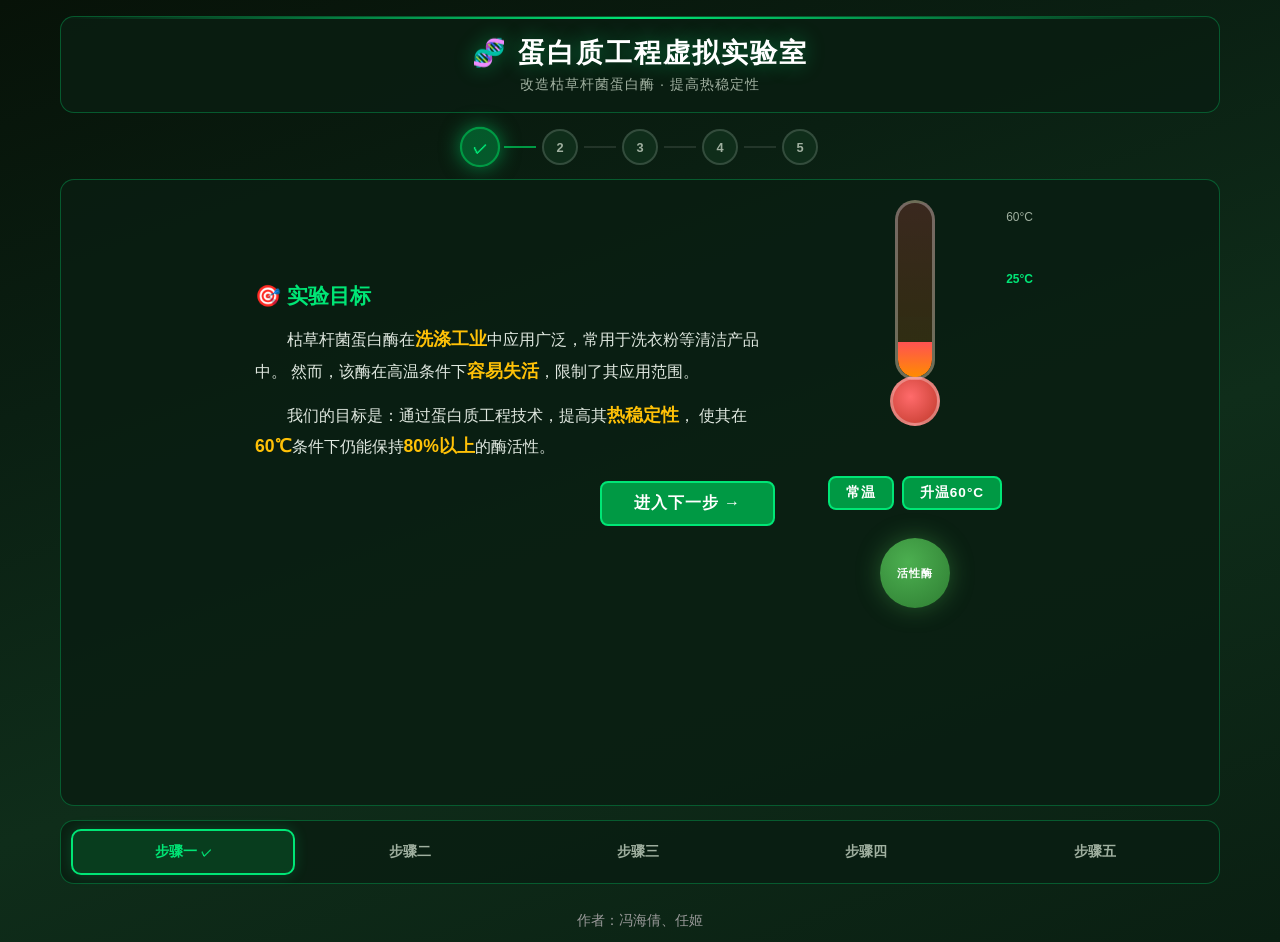
<file: 8protein_engineering_lab.html>
<!DOCTYPE html>
<html lang="zh-CN">
<head>
<meta charset="UTF-8">
<meta name="viewport" content="width=device-width, initial-scale=1.0">
<meta name="author" content="F&R">
<title>蛋白质工程虚拟实验室 - 枯草杆菌蛋白酶热稳定性改造</title>
<style>
:root {
  --bg-deep: #0a1a0f;
  --bg-mid: #0f2d1a;
  --bg-light: #153525;
  --accent: #00e676;
  --accent-dim: #009944;
  --gold: #ffc107;
  --red: #ff5252;
  --blue: #448aff;
  --text: #e0e8e0;
  --text-dim: #a0b0a0;
  --text-bright: #ffffff;
  --panel-bg: rgba(10, 30, 18, 0.85);
  --border: rgba(0, 230, 118, 0.3);
  --border-strong: rgba(0, 230, 118, 0.6);
  --card-bg: #0f2518;
}

* { margin: 0; padding: 0; box-sizing: border-box; }

body {
  font-family: "Microsoft YaHei", "PingFang SC", "Heiti SC", sans-serif;
  background: linear-gradient(160deg, #071208 0%, #0a1f12 30%, #0f2d1a 60%, #0a1f12 100%);
  color: var(--text);
  min-height: 100vh;
  overflow-x: hidden;
}

.container {
  max-width: 1200px;
  margin: 0 auto;
  padding: 16px 20px;
  min-height: 100vh;
  display: flex;
  flex-direction: column;
}

/* 顶部标题栏 */
.header {
  text-align: center;
  padding: 18px 24px;
  background: var(--panel-bg);
  border: 1px solid var(--border);
  border-radius: 14px;
  margin-bottom: 16px;
  position: relative;
  overflow: hidden;
}

.header::before {
  content: '';
  position: absolute;
  top: 0; left: 0; right: 0;
  height: 2px;
  background: linear-gradient(90deg, transparent, var(--accent), transparent);
  animation: headerScan 3s ease-in-out infinite;
}

@keyframes headerScan {
  0%, 100% { opacity: 0.3; }
  50% { opacity: 1; }
}

.header h1 {
  font-size: 1.7em;
  font-weight: 700;
  color: var(--text-bright);
  letter-spacing: 2px;
  text-shadow: 0 0 20px rgba(0, 230, 118, 0.4);
}

.header .subtitle {
  font-size: 0.9em;
  color: var(--text-dim);
  margin-top: 4px;
  letter-spacing: 1px;
}

/* 步骤指示器 */
.step-indicator {
  display: flex;
  justify-content: center;
  gap: 6px;
  margin-bottom: 14px;
  flex-wrap: wrap;
}

.step-dot {
  width: 36px;
  height: 36px;
  border-radius: 50%;
  display: flex;
  align-items: center;
  justify-content: center;
  font-size: 0.8em;
  font-weight: 700;
  background: var(--bg-mid);
  border: 2px solid rgba(255,255,255,0.15);
  color: var(--text-dim);
  transition: all 0.4s;
  position: relative;
  cursor: default;
}

.step-dot.active {
  background: var(--accent-dim);
  border-color: var(--accent);
  color: #fff;
  box-shadow: 0 0 18px rgba(0, 230, 118, 0.5);
  transform: scale(1.12);
}

.step-dot.done {
  background: rgba(0, 150, 70, 0.5);
  border-color: var(--accent-dim);
  color: var(--accent);
}

.step-connector {
  width: 32px;
  height: 2px;
  background: rgba(255,255,255,0.1);
  align-self: center;
  transition: background 0.4s;
}

.step-connector.done {
  background: var(--accent-dim);
}

/* 主操作区 */
.main-area {
  flex: 1;
  background: var(--panel-bg);
  border: 1px solid var(--border);
  border-radius: 14px;
  padding: 20px 24px;
  position: relative;
  min-height: 440px;
  overflow: hidden;
}

/* 步骤内容 */
.step-content { display: none; }
.step-content.active { display: block; animation: fadeSlideIn 0.45s ease; }

@keyframes fadeSlideIn {
  from { opacity: 0; transform: translateY(14px); }
  to { opacity: 1; transform: translateY(0); }
}

/* 底部步骤标签 */
.step-tabs {
  display: flex;
  gap: 4px;
  background: var(--panel-bg);
  border: 1px solid var(--border);
  border-radius: 14px;
  padding: 8px 10px;
  margin-top: 14px;
  flex-wrap: wrap;
  justify-content: center;
}

.step-tab {
  flex: 1;
  min-width: 100px;
  padding: 12px 8px;
  text-align: center;
  border-radius: 10px;
  cursor: pointer;
  font-size: 0.85em;
  font-weight: 600;
  color: var(--text-dim);
  background: transparent;
  border: 2px solid transparent;
  transition: all 0.3s;
  user-select: none;
  position: relative;
}

.step-tab:hover {
  color: var(--accent);
  background: rgba(0, 230, 118, 0.06);
}

.step-tab.active {
  color: #fff;
  background: rgba(0, 180, 80, 0.2);
  border-color: var(--accent);
  box-shadow: 0 0 14px rgba(0, 230, 118, 0.2);
}

.step-tab.done {
  color: var(--accent);
}

.step-tab .check {
  display: inline-block;
  margin-left: 4px;
  color: var(--accent);
  font-size: 0.8em;
}

/* 步骤一：确定目标 */
.goal-layout { display: flex; gap: 30px; align-items: center; flex-wrap: wrap; justify-content: center; }

.goal-text {
  flex: 1;
  min-width: 300px;
  max-width: 520px;
}

.goal-text h2 {
  color: var(--accent);
  font-size: 1.3em;
  margin-bottom: 14px;
}

.goal-text p {
  line-height: 1.8;
  color: var(--text);
  font-size: 1em;
  text-indent: 2em;
}

.goal-text .highlight-num {
  color: var(--gold);
  font-weight: 700;
  font-size: 1.1em;
}

/* 温度计动画 */
.thermometer-container {
  flex: 0 0 220px;
  display: flex;
  flex-direction: column;
  align-items: center;
  gap: 16px;
}

.thermo-scene {
  position: relative;
  width: 140px;
  height: 260px;
  display: flex;
  flex-direction: column;
  align-items: center;
}

.thermo-tube {
  width: 40px;
  height: 180px;
  background: linear-gradient(180deg, rgba(255,82,82,0.2), rgba(255,140,0,0.15));
  border: 3px solid rgba(255,255,255,0.3);
  border-radius: 20px;
  position: relative;
  overflow: hidden;
}

.thermo-mercury {
  position: absolute;
  bottom: 0; left: 0; right: 0;
  background: linear-gradient(180deg, #ff5252, #ff8c00);
  border-radius: 0 0 17px 17px;
  transition: height 2.5s cubic-bezier(0.4, 0, 0.2, 1);
  height: 20%;
}

.thermo-mercury.hot { height: 90%; }

.thermo-bulb {
  width: 50px; height: 50px;
  background: radial-gradient(circle at 40% 40%, #ff6b6b, #c0392b);
  border-radius: 50%;
  margin-top: -4px;
  border: 3px solid rgba(255,255,255,0.3);
}

.thermo-labels {
  position: absolute;
  right: -48px;
  top: 10px;
  font-size: 0.75em;
  color: var(--text-dim);
  display: flex;
  flex-direction: column;
  gap: 48px;
}

.thermo-labels span { transition: color 0.3s; }
.thermo-labels span.lit { color: var(--accent); font-weight: 700; }

/* 酶分子展示 */
.enzyme-display {
  display: flex;
  gap: 28px;
  align-items: center;
}

.enzyme-molecule {
  width: 70px;
  height: 70px;
  border-radius: 50%;
  display: flex;
  align-items: center;
  justify-content: center;
  font-size: 0.7em;
  font-weight: 700;
  letter-spacing: 1px;
  transition: all 2s cubic-bezier(0.4, 0, 0.2, 1);
  position: relative;
}

.enzyme-molecule.native {
  background: radial-gradient(circle at 40% 35%, #4caf50, #2e7d32);
  box-shadow: 0 0 24px rgba(76,175,80,0.4);
  color: #fff;
}

.enzyme-molecule.denatured {
  background: radial-gradient(circle at 40% 35%, #ef5350, #b71c1c);
  box-shadow: 0 0 20px rgba(239,83,80,0.5);
  color: #ffcdd2;
  transform: scale(1.1);
  border-radius: 30% 70% 70% 30% / 30% 40% 60% 70%;
}

/* 箭头 */
.arrow-down { font-size: 1.5em; color: var(--text-dim); text-align: center; margin: 4px 0; }

/* 下一步按钮 */
.btn-next {
  display: inline-block;
  margin-top: 18px;
  padding: 10px 32px;
  background: var(--accent-dim);
  color: #fff;
  border: 2px solid var(--accent);
  border-radius: 8px;
  font-size: 1em;
  font-weight: 700;
  cursor: pointer;
  transition: all 0.3s;
  letter-spacing: 1px;
}

.btn-next:hover {
  background: var(--accent);
  box-shadow: 0 0 20px rgba(0, 230, 118, 0.5);
  transform: translateY(-2px);
}

/* 步骤二：分析结构 */
.analysis-layout {
  display: flex;
  gap: 24px;
  flex-wrap: wrap;
  align-items: flex-start;
}

.protein-view {
  flex: 0 0 420px;
  min-width: 360px;
}

.protein-view h3 {
  color: var(--accent);
  margin-bottom: 12px;
  font-size: 1.05em;
  text-align: center;
}

.protein-view canvas {
  display: block;
  margin: 0 auto;
  background: var(--bg-deep);
  border: 1px solid var(--border);
  border-radius: 12px;
}

.replacement-panel {
  flex: 1;
  min-width: 300px;
}

.replacement-panel h3 {
  color: var(--accent);
  margin-bottom: 10px;
  font-size: 1.05em;
}

.current-aa {
  background: var(--card-bg);
  border: 1px solid var(--border);
  border-radius: 10px;
  padding: 14px 18px;
  margin-bottom: 16px;
}

.current-aa .pos { font-size: 0.85em; color: var(--text-dim); }
.current-aa .name { font-size: 1.2em; color: #fff; font-weight: 700; }
.current-aa .prop { font-size: 0.9em; color: #ff8a65; margin-top: 4px; }

.aa-cards {
  display: flex;
  flex-direction: column;
  gap: 10px;
  margin-bottom: 16px;
}

.aa-card {
  background: var(--card-bg);
  border: 2px solid rgba(255,255,255,0.1);
  border-radius: 10px;
  padding: 12px 16px;
  cursor: pointer;
  transition: all 0.3s;
  display: flex;
  align-items: flex-start;
  gap: 12px;
}

.aa-card:hover {
  border-color: var(--accent-dim);
  background: rgba(0, 200, 80, 0.08);
}

.aa-card.selected {
  border-color: var(--accent);
  background: rgba(0, 230, 118, 0.15);
  box-shadow: 0 0 16px rgba(0, 230, 118, 0.25);
}

.aa-card .aa-icon {
  width: 46px; height: 46px;
  border-radius: 8px;
  display: flex;
  align-items: center;
  justify-content: center;
  font-weight: 900;
  font-size: 0.9em;
  color: #fff;
  flex-shrink: 0;
}

.aa-card .aa-info { flex: 1; }
.aa-card .aa-name { font-weight: 700; font-size: 1em; color: #fff; }
.aa-card .aa-property { font-size: 0.85em; color: var(--text-dim); margin-top: 2px; }
.aa-card .aa-effect { font-size: 0.82em; color: #81c784; margin-top: 3px; }
.aa-card .aa-radio {
  width: 22px; height: 22px;
  border: 2px solid rgba(255,255,255,0.3);
  border-radius: 50%;
  align-self: center;
  flex-shrink: 0;
  transition: all 0.3s;
  display: flex;
  align-items: center;
  justify-content: center;
}

.aa-card.selected .aa-radio {
  border-color: var(--accent);
  background: var(--accent);
  box-shadow: 0 0 8px rgba(0,230,118,0.5);
}

.aa-card.selected .aa-radio::after {
  content: '';
  width: 8px; height: 8px;
  background: #fff;
  border-radius: 50%;
}

.btn-confirm {
  display: inline-block;
  padding: 10px 28px;
  background: var(--accent-dim);
  color: #fff;
  border: 2px solid var(--accent);
  border-radius: 8px;
  font-size: 0.95em;
  font-weight: 700;
  cursor: pointer;
  transition: all 0.3s;
}

.btn-confirm:hover { background: var(--accent); box-shadow: 0 0 16px rgba(0,230,118,0.45); }
.btn-confirm:disabled { opacity: 0.4; cursor: not-allowed; }

.confirm-feedback {
  margin-top: 10px;
  padding: 10px 16px;
  background: rgba(0,200,80,0.12);
  border: 1px solid var(--accent-dim);
  border-radius: 8px;
  color: var(--accent);
  display: none;
  font-size: 0.9em;
}

.confirm-feedback.show { display: block; animation: fadeSlideIn 0.4s ease; }

/* 步骤三：改造基因 */
.gene-layout {
  display: flex;
  gap: 20px;
  flex-wrap: wrap;
}

.dna-panel {
  flex: 2;
  min-width: 500px;
}

.dna-panel h3 { color: var(--accent); margin-bottom: 8px; font-size: 1em; }

.dna-seq {
  font-family: "Courier New", "Consolas", monospace;
  font-size: 1em;
  letter-spacing: 3px;
  line-height: 2;
  padding: 14px 18px;
  background: var(--bg-deep);
  border: 1px solid var(--border);
  border-radius: 8px;
  overflow-x: auto;
  white-space: nowrap;
  position: relative;
}

.dna-seq .mut-highlight {
  background: rgba(255, 193, 7, 0.35);
  padding: 2px 0;
  border-radius: 3px;
  font-weight: 700;
  color: var(--gold);
}

.dna-seq .mut-flash {
  animation: codonFlash 0.8s ease-in-out 3;
}

@keyframes codonFlash {
  0%, 100% { background: rgba(255,193,7,0.15); }
  50% { background: rgba(255,193,7,0.7); color: #000; }
}

.dna-label {
  font-size: 0.8em;
  color: var(--text-dim);
  margin-bottom: 4px;
  font-weight: 600;
}

.dna-note {
  flex: 1;
  min-width: 240px;
}

.dna-note .note-card {
  background: var(--card-bg);
  border: 1px solid var(--border);
  border-radius: 10px;
  padding: 16px;
}

.dna-note .note-card h4 { color: var(--gold); margin-bottom: 8px; }
.dna-note .note-card p { line-height: 1.7; font-size: 0.9em; color: var(--text); }

.mutation-formula {
  font-family: "Courier New", monospace;
  font-size: 1.15em;
  text-align: center;
  padding: 12px;
  margin-top: 10px;
  background: rgba(255,193,7,0.1);
  border-radius: 8px;
  color: var(--gold);
}

.mutation-formula .old { color: #ff5252; text-decoration: line-through; }
.mutation-formula .arrow { color: var(--text-dim); margin: 0 8px; }
.mutation-formula .new { color: var(--accent); font-weight: 700; }

/* PCR动画区域 */
.pcr-area {
  margin-top: 16px;
  text-align: center;
}

.btn-pcr {
  padding: 10px 28px;
  background: #1565c0;
  color: #fff;
  border: 2px solid #42a5f5;
  border-radius: 8px;
  font-size: 0.95em;
  font-weight: 700;
  cursor: pointer;
  transition: all 0.3s;
}

.btn-pcr:hover { background: #1976d2; box-shadow: 0 0 16px rgba(66,165,245,0.45); }
.btn-pcr:disabled { opacity: 0.4; cursor: not-allowed; }

.pcr-canvas-wrap {
  margin-top: 12px;
  display: none;
}

.pcr-canvas-wrap.show { display: block; }

.pcr-canvas-wrap canvas {
  display: block;
  margin: 0 auto;
  max-width: 100%;
  height: auto;
  background: var(--bg-deep);
  border: 1px solid var(--border);
  border-radius: 10px;
}

.pcr-complete {
  display: none;
  margin-top: 10px;
  padding: 10px 18px;
  background: rgba(0,200,80,0.12);
  border: 1px solid var(--accent-dim);
  border-radius: 8px;
  color: var(--accent);
  font-weight: 600;
}

.pcr-complete.show { display: inline-block; animation: fadeSlideIn 0.4s ease; }

/* 步骤四：表达验证 */
.expression-layout {
  display: flex;
  gap: 24px;
  flex-wrap: wrap;
  align-items: flex-start;
  justify-content: center;
}

.fermenter-panel {
  flex: 0 0 280px;
  text-align: center;
}

.fermenter {
  position: relative;
  width: 180px;
  height: 240px;
  margin: 0 auto 14px;
}

.fermenter-body {
  width: 160px;
  height: 200px;
  background: rgba(30,60,40,0.6);
  border: 3px solid rgba(255,255,255,0.25);
  border-radius: 20px 20px 40px 40px;
  margin: 0 auto;
  position: relative;
  overflow: hidden;
}

.fermenter-liquid {
  position: absolute;
  bottom: 0; left: 0; right: 0;
  background: linear-gradient(180deg, rgba(139,195,74,0.5), rgba(139,195,74,0.2));
  border-radius: 0 0 37px 37px;
  transition: height 0.1s linear;
  height: 20%;
}

.fermenter-liquid.filling {
  background: linear-gradient(180deg, rgba(200,230,100,0.7), rgba(139,195,74,0.4));
}

.fermenter-liquid.expressing {
  background: linear-gradient(180deg, rgba(129,212,250,0.5), rgba(0,200,80,0.3));
  animation: liquidGlow 0.6s ease-in-out infinite alternate;
}

@keyframes liquidGlow {
  from { filter: brightness(1); }
  to { filter: brightness(1.4); }
}

.fermenter-top {
  width: 100px;
  height: 20px;
  background: linear-gradient(180deg, #555, #333);
  border-radius: 8px 8px 0 0;
  margin: 0 auto;
}

.fermenter-bubbles {
  position: absolute;
  bottom: 10px;
  left: 20px;
  right: 20px;
  height: 100px;
  pointer-events: none;
}

.bubble {
  position: absolute;
  width: 6px;
  height: 6px;
  background: rgba(255,255,255,0.5);
  border-radius: 50%;
  animation: bubbleUp 2s ease-in infinite;
}

.bubble:nth-child(1) { left: 20%; animation-delay: 0s; }
.bubble:nth-child(2) { left: 45%; animation-delay: 0.5s; }
.bubble:nth-child(3) { left: 70%; animation-delay: 1.2s; }
.bubble:nth-child(4) { left: 30%; animation-delay: 0.3s; width: 4px; height: 4px; }
.bubble:nth-child(5) { left: 65%; animation-delay: 0.9s; width: 5px; height: 5px; }

@keyframes bubbleUp {
  0% { bottom: 0; opacity: 0; }
  30% { opacity: 0.8; }
  100% { bottom: 100%; opacity: 0; }
}

.btn-express {
  padding: 10px 26px;
  background: #e65100;
  color: #fff;
  border: 2px solid #ff9800;
  border-radius: 8px;
  font-size: 0.95em;
  font-weight: 700;
  cursor: pointer;
  transition: all 0.3s;
}

.btn-express:hover { background: #ef6c00; box-shadow: 0 0 14px rgba(255,152,0,0.4); }
.btn-express:disabled { opacity: 0.4; cursor: not-allowed; }

.expression-progress {
  width: 100%;
  height: 10px;
  background: rgba(255,255,255,0.1);
  border-radius: 5px;
  margin-top: 12px;
  overflow: hidden;
}

.expression-progress-bar {
  height: 100%;
  background: linear-gradient(90deg, var(--accent-dim), var(--accent));
  border-radius: 5px;
  width: 0%;
  transition: width 0.3s linear;
}

.comparison-panel {
  flex: 1;
  min-width: 320px;
  display: none;
}

.comparison-panel.show { display: block; animation: fadeSlideIn 0.5s ease; }

.comparison-cards {
  display: flex;
  gap: 16px;
  flex-wrap: wrap;
}

.compare-card {
  flex: 1;
  min-width: 220px;
  background: var(--card-bg);
  border: 2px solid var(--border);
  border-radius: 12px;
  padding: 16px;
  text-align: center;
}

.compare-card.original { border-color: rgba(255,82,82,0.4); }
.compare-card.modified { border-color: rgba(0,230,118,0.5); }

.compare-card h4 { margin-bottom: 8px; font-size: 1em; }
.compare-card.original h4 { color: #ff5252; }
.compare-card.modified h4 { color: var(--accent); }

.compare-card .opt-temp { font-size: 0.9em; color: var(--text-dim); margin-bottom: 6px; }

.activity-bar {
  height: 24px;
  background: rgba(255,255,255,0.08);
  border-radius: 6px;
  overflow: hidden;
  position: relative;
  margin-bottom: 6px;
}

.activity-bar-fill {
  height: 100%;
  border-radius: 6px;
  transition: width 1s ease;
}

.activity-bar-fill.low { background: linear-gradient(90deg, #ff5252, #ff8a65); }
.activity-bar-fill.high { background: linear-gradient(90deg, #00c853, #00e676); }

.activity-label {
  position: absolute;
  right: 8px;
  top: 50%;
  transform: translateY(-50%);
  font-weight: 700;
  font-size: 0.85em;
}

.compare-card.original .activity-label { color: #ff5252; }
.compare-card.modified .activity-label { color: var(--accent); }

/* 柱状图 */
.chart-section {
  margin-top: 16px;
  padding-top: 14px;
  border-top: 1px solid var(--border);
}

.chart-section h4 { color: var(--text-dim); font-size: 0.9em; margin-bottom: 10px; }

.bar-chart {
  display: flex;
  justify-content: center;
  align-items: flex-end;
  gap: 40px;
  height: 160px;
  padding: 10px;
}

.bar-group { text-align: center; display: flex; flex-direction: column; align-items: center; }

.bar {
  width: 48px;
  border-radius: 6px 6px 0 0;
  transition: height 1.2s ease;
  position: relative;
}

.bar-old { background: linear-gradient(180deg, #ff5252, #c62828); }
.bar-new { background: linear-gradient(180deg, #00e676, #2e7d32); }

.bar-val {
  margin-top: 4px;
  font-weight: 700;
  font-size: 0.95em;
}

.bar-val.old { color: #ff5252; }
.bar-val.new { color: var(--accent); }

.bar-label { margin-top: 2px; font-size: 0.8em; color: var(--text-dim); }

/* 步骤五：结果分析 */
.report-panel {
  max-width: 900px;
  margin: 0 auto;
}

.report-panel h2 { color: var(--accent); text-align: center; margin-bottom: 16px; }

.report-cards {
  display: flex;
  gap: 16px;
  flex-wrap: wrap;
  margin-bottom: 20px;
}

.report-card {
  flex: 1;
  min-width: 230px;
  background: var(--card-bg);
  border: 1px solid var(--border);
  border-radius: 10px;
  padding: 14px 18px;
}

.report-card .rc-title { color: var(--accent); font-weight: 700; margin-bottom: 6px; font-size: 0.9em; }
.report-card .rc-content { font-size: 0.9em; line-height: 1.7; color: var(--text); }

.report-card .rc-value {
  font-size: 1.3em;
  font-weight: 700;
  color: var(--accent);
  margin: 4px 0;
}

/* 选择题 */
.quiz-section {
  background: var(--card-bg);
  border: 2px solid var(--border-strong);
  border-radius: 12px;
  padding: 18px 22px;
}

.quiz-section h3 {
  color: var(--gold);
  margin-bottom: 14px;
  text-align: center;
  font-size: 1.05em;
}

.quiz-item {
  margin-bottom: 16px;
  padding-bottom: 14px;
  border-bottom: 1px solid rgba(255,255,255,0.06);
}

.quiz-item:last-child { border-bottom: none; margin-bottom: 0; padding-bottom: 0; }

.quiz-question {
  font-weight: 700;
  color: #fff;
  margin-bottom: 8px;
  font-size: 0.95em;
}

.quiz-options {
  display: flex;
  flex-wrap: wrap;
  gap: 8px;
}

.quiz-opt {
  padding: 8px 18px;
  background: var(--bg-mid);
  border: 2px solid rgba(255,255,255,0.15);
  border-radius: 20px;
  cursor: pointer;
  font-size: 0.88em;
  transition: all 0.3s;
  color: var(--text);
}

.quiz-opt:hover {
  border-color: var(--accent-dim);
  background: rgba(0,200,80,0.08);
}

.quiz-opt.selected { border-color: var(--blue); background: rgba(68,138,255,0.15); }
.quiz-opt.correct { border-color: var(--accent); background: rgba(0,230,118,0.2); color: var(--accent); }
.quiz-opt.wrong { border-color: #ff5252; background: rgba(255,82,82,0.15); color: #ff5252; }

.quiz-feedback {
  margin-top: 6px;
  font-size: 0.85em;
  display: none;
}

.quiz-feedback.show { display: block; }
.quiz-feedback.correct { color: var(--accent); }
.quiz-feedback.wrong { color: #ff5252; }

/* 响应式 */
@media (max-width: 1024px) {
  .analysis-layout { flex-direction: column; }
  .protein-view { flex: none; width: 100%; min-width: auto; }
  .gene-layout { flex-direction: column; }
  .dna-panel { min-width: auto; }
  .expression-layout { flex-direction: column; align-items: center; }
  .fermenter-panel { flex: none; }
  .comparison-cards { flex-direction: column; }
  .report-cards { flex-direction: column; }
  .goal-layout { flex-direction: column; }
  .thermo-scene { margin: 0 auto; }
}

@media (max-width: 640px) {
  .container { padding: 8px 10px; }
  .header h1 { font-size: 1.3em; }
  .main-area { padding: 14px 12px; }
  .step-tab { font-size: 0.75em; padding: 8px 4px; }
  .dna-seq { font-size: 0.75em; letter-spacing: 1.5px; }
  .protein-view canvas { width: 100%; height: auto; }
}
</style>
</head>
<body>

<div class="container">

  <!-- 顶部标题栏 -->
  <div class="header">
    <h1>🧬 蛋白质工程虚拟实验室</h1>
    <div class="subtitle">改造枯草杆菌蛋白酶 · 提高热稳定性</div>
  </div>

  <!-- 步骤指示器 -->
  <div class="step-indicator">
    <div class="step-dot active" id="dot1">1</div>
    <div class="step-connector" id="conn1"></div>
    <div class="step-dot" id="dot2">2</div>
    <div class="step-connector" id="conn2"></div>
    <div class="step-dot" id="dot3">3</div>
    <div class="step-connector" id="conn3"></div>
    <div class="step-dot" id="dot4">4</div>
    <div class="step-connector" id="conn4"></div>
    <div class="step-dot" id="dot5">5</div>
  </div>

  <!-- 主操作区 -->
  <div class="main-area">

    <!-- 步骤一：确定目标 -->
    <div class="step-content active" id="step1">
      <div class="goal-layout">
        <div class="goal-text">
          <h2>🎯 实验目标</h2>
          <p>
            枯草杆菌蛋白酶在<span class="highlight-num">洗涤工业</span>中应用广泛，常用于洗衣粉等清洁产品中。
            然而，该酶在高温条件下<span class="highlight-num">容易失活</span>，限制了其应用范围。
          </p>
          <p style="margin-top:12px;">
            我们的目标是：通过蛋白质工程技术，提高其<span class="highlight-num">热稳定性</span>，
            使其在<span class="highlight-num">60℃</span>条件下仍能保持<span class="highlight-num">80%以上</span>的酶活性。
          </p>
          <div style="text-align:right;">
            <button class="btn-next" onclick="goToStep(2)">进入下一步 →</button>
          </div>
        </div>
        <div class="thermometer-container">
          <div class="thermo-scene">
            <div class="thermo-labels">
              <span id="tLabel60">60°C</span>
              <span id="tLabel25">25°C</span>
            </div>
            <div class="thermo-tube">
              <div class="thermo-mercury" id="thermoMercury"></div>
            </div>
            <div class="thermo-bulb"></div>
          </div>
          <div style="display:flex;gap:8px;">
            <button class="btn-next" style="padding:6px 16px;font-size:0.85em;margin:0;" onclick="setTemp('normal')">常温</button>
            <button class="btn-next" style="padding:6px 16px;font-size:0.85em;margin:0;" onclick="setTemp('hot')">升温60°C</button>
          </div>
          <div class="enzyme-display" style="margin-top:12px;">
            <div class="enzyme-molecule native" id="enzymeMol">活性酶</div>
            <div class="arrow-down" style="display:none;" id="degradeArrow">→</div>
            <div class="enzyme-molecule denatured" id="enzymeDenatured" style="display:none;">变性酶</div>
          </div>
        </div>
      </div>
    </div>

    <!-- 步骤二：分析结构 -->
    <div class="step-content" id="step2">
      <div class="analysis-layout">
        <div class="protein-view">
          <h3>枯草杆菌蛋白酶三维结构示意图</h3>
          <canvas id="proteinCanvas" width="400" height="320"></canvas>
          <div style="margin-top:6px;font-size:0.8em;color:var(--text-dim);text-align:center;">
            <span style="display:inline-block;width:10px;height:10px;background:#ff5252;border-radius:50%;margin-right:4px;"></span> 第218位 Asn（关键位点）— 悬停查看详情
          </div>
        </div>
        <div class="replacement-panel">
          <h3>🔬 氨基酸替换方案设计</h3>
          <div class="current-aa">
            <div class="pos">第218位氨基酸</div>
            <div class="name" id="currentAaName">天冬酰胺 (Asn)</div>
            <div class="prop">特性：亲水性 — 位于酶分子表面</div>
          </div>
          <p style="font-size:0.85em;color:var(--text-dim);margin-bottom:8px;">选择替换氨基酸：</p>
          <div class="aa-cards">
            <div class="aa-card" onclick="selectAA('ser')" id="cardSer">
              <div class="aa-icon" style="background:#42a5f5;">Ser</div>
              <div class="aa-info">
                <div class="aa-name">丝氨酸 (Ser)</div>
                <div class="aa-property">亲水性 · 与Asn性质相近</div>
                <div class="aa-effect">预期效果：热稳定性提升有限</div>
              </div>
              <div class="aa-radio"></div>
            </div>
            <div class="aa-card" onclick="selectAA('thr')" id="cardThr">
              <div class="aa-icon" style="background:#ff9800;">Thr</div>
              <div class="aa-info">
                <div class="aa-name">苏氨酸 (Thr)</div>
                <div class="aa-property">弱亲水性 · 含羟基</div>
                <div class="aa-effect">预期效果：热稳定性略有改善</div>
              </div>
              <div class="aa-radio"></div>
            </div>
            <div class="aa-card" onclick="selectAA('ile')" id="cardIle">
              <div class="aa-icon" style="background:#66bb6a;">Ile</div>
              <div class="aa-info">
                <div class="aa-name">异亮氨酸 (Ile)</div>
                <div class="aa-property">强疏水性 · 支链氨基酸</div>
                <div class="aa-effect">预期效果：热稳定性显著提升 ⭐推荐</div>
              </div>
              <div class="aa-radio"></div>
            </div>
          </div>
          <button class="btn-confirm" id="btnConfirmAA" disabled onclick="confirmReplacement()">确认改造方案</button>
          <div class="confirm-feedback" id="confirmFeedback">
            ✅ 改造方案已确认：Asn218 → <span id="feedbackAAName"></span>，进入基因改造阶段
          </div>
        </div>
      </div>
    </div>

    <!-- 步骤三：改造基因 -->
    <div class="step-content" id="step3">
      <div class="gene-layout">
        <div class="dna-panel">
          <h3>📜 原始DNA序列（模板链）</h3>
          <div class="dna-label">第218位密码子区域</div>
          <div class="dna-seq" id="dnaOriginal">
            ATG-GCT-AGC-CGT-<span class="mut-highlight" id="codonOrig">AAT</span>-GGC-TAC-TTG-ACC-CCG-CAG-GTT-GAA-ACC-CTG-AGC-GGT-TCC-CAG
          </div>
          <h3 style="margin-top:16px;">🧬 改造后DNA序列（模板链）</h3>
          <div class="dna-label">突变位点已标注</div>
          <div class="dna-seq" id="dnaModified">
            ATG-GCT-AGC-CGT-<span class="mut-highlight" id="codonMod">---</span>-GGC-TAC-TTG-ACC-CCG-CAG-GTT-GAA-ACC-CTG-AGC-GGT-TCC-CAG
          </div>
        </div>
        <div class="dna-note">
          <div class="note-card">
            <h4>🔧 定点突变技术</h4>
            <p>通过设计含突变的引物，利用PCR技术在特定位点引入碱基变化，实现精准的密码子替换。</p>
            <div class="mutation-formula" id="mutationFormula">
              <span class="old">AAT</span><span class="arrow">→</span><span class="new">---</span>
            </div>
            <p style="margin-top:8px;font-size:0.85em;color:var(--text-dim);" id="mutationDesc">
              请先在步骤二中确认氨基酸替换方案
            </p>
          </div>
          <div class="pcr-area">
            <button class="btn-pcr" id="btnPCR" disabled onclick="simulatePCR()">🧪 模拟PCR扩增</button>
            <div class="pcr-canvas-wrap" id="pcrCanvasWrap">
              <canvas id="pcrCanvas" width="520" height="140"></canvas>
            </div>
            <div class="pcr-complete" id="pcrComplete">✅ 基因改造完成，进入表达阶段</div>
          </div>
        </div>
      </div>
    </div>

    <!-- 步骤四：表达验证 -->
    <div class="step-content" id="step4">
      <div class="expression-layout">
        <div class="fermenter-panel">
          <h3 style="color:var(--accent);margin-bottom:8px;">⚗️ 工程菌发酵表达</h3>
          <div class="fermenter">
            <div class="fermenter-top"></div>
            <div class="fermenter-body">
              <div class="fermenter-liquid" id="fermenterLiquid"></div>
              <div class="fermenter-bubbles" id="bubbles" style="display:none;">
                <div class="bubble"></div>
                <div class="bubble"></div>
                <div class="bubble"></div>
                <div class="bubble"></div>
                <div class="bubble"></div>
              </div>
            </div>
          </div>
          <button class="btn-express" id="btnExpress" onclick="startExpression()">▶ 开始表达</button>
          <div class="expression-progress">
            <div class="expression-progress-bar" id="expressionProgressBar"></div>
          </div>
          <p style="margin-top:6px;font-size:0.8em;color:var(--text-dim);" id="expressStatus">点击按钮开始蛋白表达</p>
        </div>
        <div class="comparison-panel" id="comparisonPanel">
          <h3 style="color:var(--accent);margin-bottom:10px;text-align:center;">📊 酶活性对比</h3>
          <div class="comparison-cards">
            <div class="compare-card original">
              <h4>原始酶（野生型）</h4>
              <div class="opt-temp">最适温度：45℃</div>
              <div style="margin-bottom:4px;font-size:0.85em;color:var(--text-dim);">60℃时活性：</div>
              <div class="activity-bar">
                <div class="activity-bar-fill low" id="origBar" style="width:0%;"></div>
                <div class="activity-label" id="origLabel">0%</div>
              </div>
            </div>
            <div class="compare-card modified">
              <h4>改造酶（Asn218→<span id="modAANameCard">Ile</span>）</h4>
              <div class="opt-temp">最适温度：58℃</div>
              <div style="margin-bottom:4px;font-size:0.85em;color:var(--text-dim);">60℃时活性：</div>
              <div class="activity-bar">
                <div class="activity-bar-fill high" id="modBar" style="width:0%;"></div>
                <div class="activity-label" id="modLabel">0%</div>
              </div>
            </div>
          </div>
          <div class="chart-section">
            <h4>60℃条件下热稳定性对比</h4>
            <div class="bar-chart">
              <div class="bar-group">
                <div class="bar bar-old" id="barOld" style="height:0px;"></div>
                <div class="bar-val old" id="barOldVal">0%</div>
                <div class="bar-label">原始酶</div>
              </div>
              <div class="bar-group">
                <div class="bar bar-new" id="barNew" style="height:0px;"></div>
                <div class="bar-val new" id="barNewVal">0%</div>
                <div class="bar-label">改造酶</div>
              </div>
            </div>
          </div>
        </div>
      </div>
    </div>

    <!-- 步骤五：结果分析 -->
    <div class="step-content" id="step5">
      <div class="report-panel">
        <h2>📋 实验总结报告</h2>
        <div class="report-cards">
          <div class="report-card">
            <div class="rc-title">🔬 改造方案</div>
            <div class="rc-content" id="reportScheme">Asn218 → Ile（天冬酰胺替换为异亮氨酸）</div>
          </div>
          <div class="report-card">
            <div class="rc-title">📐 原理分析</div>
            <div class="rc-content">引入疏水性更强的氨基酸（异亮氨酸），增强了蛋白质内部的疏水相互作用，使三维结构更加紧凑，从而提高热稳定性。</div>
          </div>
          <div class="report-card">
            <div class="rc-title">📈 成功指标</div>
            <div class="rc-value">60℃活性：15% → 85%</div>
            <div class="rc-content" style="color:var(--accent);">热稳定性提升约5.7倍</div>
          </div>
        </div>

        <!-- 选择题 -->
        <div class="quiz-section">
          <h3>📝 实验报告 · 知识检测</h3>

          <div class="quiz-item">
            <div class="quiz-question">1. 蛋白质工程的核心步骤是？</div>
            <div class="quiz-options">
              <div class="quiz-opt" onclick="answerQuiz(1, 'A', this)">A. 直接改造蛋白质</div>
              <div class="quiz-opt" onclick="answerQuiz(1, 'B', this)">B. 改造基因</div>
              <div class="quiz-opt" onclick="answerQuiz(1, 'C', this)">C. 化学修饰</div>
            </div>
            <div class="quiz-feedback" id="quizFeedback1"></div>
          </div>

          <div class="quiz-item">
            <div class="quiz-question">2. 本实验中替换氨基酸的主要目的是？</div>
            <div class="quiz-options">
              <div class="quiz-opt" onclick="answerQuiz(2, 'A', this)">A. 提高催化效率</div>
              <div class="quiz-opt" onclick="answerQuiz(2, 'B', this)">B. 提高热稳定性</div>
              <div class="quiz-opt" onclick="answerQuiz(2, 'C', this)">C. 改变底物特异性</div>
            </div>
            <div class="quiz-feedback" id="quizFeedback2"></div>
          </div>

          <div class="quiz-item">
            <div class="quiz-question">3. 蛋白质工程中，定点突变直接改变的是？</div>
            <div class="quiz-options">
              <div class="quiz-opt" onclick="answerQuiz(3, 'A', this)">A. 蛋白质的空间结构</div>
              <div class="quiz-opt" onclick="answerQuiz(3, 'B', this)">B. 基因中特定碱基序列</div>
              <div class="quiz-opt" onclick="answerQuiz(3, 'C', this)">C. mRNA的碱基序列</div>
            </div>
            <div class="quiz-feedback" id="quizFeedback3"></div>
          </div>
        </div>
      </div>
    </div>
  </div>

  <!-- 底部步骤标签 -->
  <div class="step-tabs">
    <div class="step-tab active" id="tab1" onclick="goToStep(1)">步骤一<span class="check" id="check1"></span></div>
    <div class="step-tab" id="tab2" onclick="goToStep(2)">步骤二<span class="check" id="check2"></span></div>
    <div class="step-tab" id="tab3" onclick="goToStep(3)">步骤三<span class="check" id="check3"></span></div>
    <div class="step-tab" id="tab4" onclick="goToStep(4)">步骤四<span class="check" id="check4"></span></div>
    <div class="step-tab" id="tab5" onclick="goToStep(5)">步骤五<span class="check" id="check5"></span></div>
  </div>
</div>

<script>
/* ===== 全局状态管理 ===== */
var state = {
  currentStep: 1,
  completedSteps: new Set(),
  selectedAA: null,       /* 'ser' | 'thr' | 'ile' */
  replacementConfirmed: false,
  pcrDone: false,
  expressionDone: false,
  quizAnswered: {}
};

/* 氨基酸数据 */
var aaData = {
  ser: { name: '丝氨酸', code: 'Ser', codon: 'TCT', color: '#42a5f5', prop: '亲水性', full: '丝氨酸(Ser)' },
  thr: { name: '苏氨酸', code: 'Thr', codon: 'ACT', color: '#ff9800', prop: '弱亲水性', full: '苏氨酸(Thr)' },
  ile: { name: '异亮氨酸', code: 'Ile', codon: 'ATT', color: '#66bb6a', prop: '强疏水性', full: '异亮氨酸(Ile)' }
};

/* 原始Asn密码子 */
var ORIGINAL_CODON = 'AAT';

/* ===== 步骤导航 ===== */
function goToStep(step) {
  if (step < 1 || step > 5) return;
  var prevStep = state.currentStep;

  if (step < prevStep) {
    for (var i = step; i <= 5; i++) {
      state.completedSteps.delete(i);
    }
    if (step <= 2) { state.selectedAA = null; state.replacementConfirmed = false; }
    if (step <= 3) { state.pcrDone = false; }
    if (step <= 4) { state.expressionDone = false; }
    if (step <= 5) { state.quizAnswered = {}; }
  }

  state.currentStep = step;

  /* 更新步骤内容显示 */
  for (var i = 1; i <= 5; i++) {
    var content = document.getElementById('step' + i);
    if (content) content.classList.toggle('active', i === step);
  }

  /* 更新底部标签和顶部指示器 */
  refreshStepUI();

  /* 特殊初始化 */
  if (step === 2) drawProtein();
  if (step === 3) initGeneStep();
  if (step === 4) initExpressionStep();
  if (step === 5) initReportStep();
}

function refreshStepUI() {
  var step = state.currentStep;
  /* 更新底部标签 */
  for (var i = 1; i <= 5; i++) {
    var tab = document.getElementById('tab' + i);
    if (tab) {
      tab.classList.toggle('active', i === step);
      if (state.completedSteps.has(i)) {
        tab.classList.add('done');
        document.getElementById('check' + i).textContent = ' ✓';
      } else {
        tab.classList.remove('done');
        document.getElementById('check' + i).textContent = '';
      }
    }
  }

  /* 更新顶部指示器 */
  for (var i = 1; i <= 5; i++) {
    var dot = document.getElementById('dot' + i);
    if (dot) {
      dot.classList.remove('active', 'done');
      if (i === step) dot.classList.add('active');
      else if (state.completedSteps.has(i)) { dot.classList.add('done'); dot.textContent = '✓'; }
      else dot.textContent = i;
    }
    if (i < 5) {
      var conn = document.getElementById('conn' + i);
      if (conn) conn.classList.toggle('done', state.completedSteps.has(i));
    }
  }
}

function markStepDone(step) {
  state.completedSteps.add(step);
  var dot = document.getElementById('dot' + step);
  if (dot) { dot.classList.add('done'); dot.textContent = '✓'; }
  if (step < 5) {
    var conn = document.getElementById('conn' + (step));
    if (conn) conn.classList.add('done');
  }
  var tab = document.getElementById('tab' + step);
  if (tab) tab.classList.add('done');
  var checkEl = document.getElementById('check' + step);
  if (checkEl) checkEl.textContent = ' ✓';
}

/* ===== 步骤一：温度计动画 ===== */
function setTemp(mode) {
  var mercury = document.getElementById('thermoMercury');
  var label60 = document.getElementById('tLabel60');
  var label25 = document.getElementById('tLabel25');
  var mol = document.getElementById('enzymeMol');
  var denat = document.getElementById('enzymeDenatured');
  var arrow = document.getElementById('degradeArrow');

  if (mode === 'hot') {
    mercury.classList.add('hot');
    label60.classList.add('lit');
    label25.classList.remove('lit');
    /* 延迟显示变性效果 */
    setTimeout(function() {
      mol.className = 'enzyme-molecule denatured';
      mol.textContent = '变性酶';
      denat.style.display = 'flex';
      arrow.style.display = 'block';
    }, 1800);
  } else {
    mercury.classList.remove('hot');
    label60.classList.remove('lit');
    label25.classList.add('lit');
    mol.className = 'enzyme-molecule native';
    mol.textContent = '活性酶';
    denat.style.display = 'none';
    arrow.style.display = 'none';
  }
  markStepDone(1);
}

/* ===== 步骤二：蛋白质结构绘制 ===== */
function drawProtein() {
  var canvas = document.getElementById('proteinCanvas');
  if (!canvas) return;
  var ctx = canvas.getContext('2d');
  var W = canvas.width, H = canvas.height;
  ctx.clearRect(0, 0, W, H);

  /* 定义约20个氨基酸的坐标（模拟折叠链） */
  var positions = [
    {x: 40, y: 40}, {x: 75, y: 30}, {x: 110, y: 45}, {x: 130, y: 80},
    {x: 100, y: 115}, {x: 60, y: 130}, {x: 35, y: 100}, {x: 50, y: 60},
    {x: 85, y: 75}, {x: 120, y: 100}, {x: 155, y: 115}, {x: 190, y: 100},
    {x: 220, y: 70}, {x: 250, y: 50}, {x: 280, y: 35}, {x: 315, y: 50},
    {x: 340, y: 80}, {x: 310, y: 115}, {x: 270, y: 135}, {x: 240, y: 150}
  ];

  /* 关键位点在第11个（索引10），即第218位 */
  var keyIndex = 10;

  /* 选择氨基酸的颜色 */
  var selectedColor = '#ff5252'; /* 默认红色代表Asn */
  if (state.selectedAA && aaData[state.selectedAA]) {
    selectedColor = aaData[state.selectedAA].color;
  }
  if (state.replacementConfirmed && state.selectedAA && aaData[state.selectedAA]) {
    selectedColor = aaData[state.selectedAA].color;
  }

  /* 绘制连接线 */
  ctx.strokeStyle = 'rgba(255,255,255,0.2)';
  ctx.lineWidth = 2;
  ctx.beginPath();
  for (var i = 0; i < positions.length; i++) {
    if (i === 0) ctx.moveTo(positions[i].x, positions[i].y);
    else ctx.lineTo(positions[i].x, positions[i].y);
  }
  ctx.stroke();

  /* 绘制氨基酸圆形 */
  for (var i = 0; i < positions.length; i++) {
    var pos = positions[i];
    var isKey = (i === keyIndex);
    var radius = isKey ? 13 : 8;
    var color = isKey ? selectedColor : 'rgba(139,195,74,0.7)';

    ctx.beginPath();
    ctx.arc(pos.x, pos.y, radius, 0, Math.PI * 2);
    ctx.fillStyle = color;
    ctx.fill();

    if (isKey) {
      /* 关键位点发光 */
      ctx.beginPath();
      ctx.arc(pos.x, pos.y, radius + 3, 0, Math.PI * 2);
      ctx.strokeStyle = 'rgba(255,255,255,0.5)';
      ctx.lineWidth = 1.5;
      ctx.stroke();

      /* 标签 */
      ctx.fillStyle = '#fff';
      ctx.font = 'bold 10px "Microsoft YaHei"';
      ctx.textAlign = 'center';
      ctx.fillText('218', pos.x, pos.y + 4);
    } else {
      ctx.fillStyle = 'rgba(255,255,255,0.3)';
      ctx.font = '7px "Microsoft YaHei"';
      ctx.textAlign = 'center';
      ctx.fillText(i + 208, pos.x, pos.y + 2.5);
    }
  }

  /* 悬停检测数据存到canvas上 */
  canvas._positions = positions;
  canvas._keyIndex = keyIndex;
}

/* canvas鼠标悬停提示 */
(function() {
  var tooltipEl = null;
  function getTooltip() {
    if (!tooltipEl) {
      tooltipEl = document.createElement('div');
      tooltipEl.style.cssText = 'position:absolute;background:rgba(0,0,0,0.9);color:#fff;padding:8px 14px;border-radius:8px;font-size:0.82em;max-width:220px;pointer-events:none;z-index:100;line-height:1.5;border:1px solid rgba(0,230,118,0.4);display:none;';
      document.body.appendChild(tooltipEl);
    }
    return tooltipEl;
  }

  document.addEventListener('mousemove', function(e) {
    var canvas = document.getElementById('proteinCanvas');
    if (!canvas || !canvas._positions) { getTooltip().style.display = 'none'; return; }
    var rect = canvas.getBoundingClientRect();
    var mx = e.clientX - rect.left;
    var my = e.clientY - rect.top;
    var keyIdx = canvas._keyIndex;
    var kp = canvas._positions[keyIdx];
    var dist = Math.sqrt((mx - kp.x) * (mx - kp.x) + (my - kp.y) * (my - kp.y));
    if (dist < 16 && state.currentStep === 2) {
      var tt = getTooltip();
      var aaName = state.replacementConfirmed && state.selectedAA ? aaData[state.selectedAA].full : '天冬酰胺(Asn)';
      tt.innerHTML = '📍 第218位<br><b>' + aaName + '</b><br><span style="color:#81c784;">该位点位于酶表面<br>替换为疏水性氨基酸<br>可能增强热稳定性</span>';
      tt.style.left = (e.clientX + 16) + 'px';
      tt.style.top = (e.clientY - 50) + 'px';
      tt.style.display = 'block';
    } else {
      getTooltip().style.display = 'none';
    }
  });
})();

/* 选择氨基酸 */
function selectAA(aa) {
  state.selectedAA = aa;
  /* 更新卡片选中状态 */
  ['ser', 'thr', 'ile'].forEach(function(key) {
    var card = document.getElementById('card' + key.charAt(0).toUpperCase() + key.slice(1));
    if (card) card.classList.toggle('selected', key === aa);
  });
  /* 启用确认按钮 */
  var btn = document.getElementById('btnConfirmAA');
  if (btn) btn.disabled = false;
  /* 更新蛋白质示意图 */
  drawProtein();
}

/* 确认改造方案 */
function confirmReplacement() {
  if (!state.selectedAA) return;
  state.replacementConfirmed = true;
  var data = aaData[state.selectedAA];

  /* 显示确认反馈 */
  var fb = document.getElementById('confirmFeedback');
  if (fb) fb.classList.add('show');
  var fbName = document.getElementById('feedbackAAName');
  if (fbName) fbName.textContent = data.full;

  /* 更新当前氨基酸显示 */
  var nameEl = document.getElementById('currentAaName');
  if (nameEl) nameEl.textContent = data.full;

  markStepDone(2);
}

/* ===== 步骤三：基因改造 ===== */
function initGeneStep() {
  if (!state.selectedAA || !state.replacementConfirmed) {
    /* 未确认替换方案 */
    var codonMod = document.getElementById('codonMod');
    if (codonMod) codonMod.textContent = '---';
    var mutNew = document.querySelector('#mutationFormula .new');
    if (mutNew) mutNew.textContent = '---';
    var mutDesc = document.getElementById('mutationDesc');
    if (mutDesc) mutDesc.textContent = '请先在步骤二中确认氨基酸替换方案';
    var btnPCR = document.getElementById('btnPCR');
    if (btnPCR) btnPCR.disabled = true;
    return;
  }

  var data = aaData[state.selectedAA];
  var newCodon = data.codon;

  /* 更新改造后DNA序列 */
  var codonMod = document.getElementById('codonMod');
  if (codonMod) {
    codonMod.textContent = newCodon;
    codonMod.classList.add('mut-flash');
  }

  /* 更新突变公式 */
  var mutNew = document.querySelector('#mutationFormula .new');
  if (mutNew) mutNew.textContent = newCodon;

  var mutDesc = document.getElementById('mutationDesc');
  if (mutDesc) {
    mutDesc.textContent = '通过定点突变技术，将第218位密码子由' + ORIGINAL_CODON + '改为' + newCodon + '（' + data.name + '的密码子）';
  }

  /* 启用PCR按钮（如果还未做） */
  if (!state.pcrDone) {
    var btnPCR = document.getElementById('btnPCR');
    if (btnPCR) btnPCR.disabled = false;
  }
}

/* PCR动画 */
var pcrAnimId = null;
function simulatePCR() {
  var btn = document.getElementById('btnPCR');
  if (btn) btn.disabled = true;
  var wrap = document.getElementById('pcrCanvasWrap');
  if (wrap) wrap.classList.add('show');

  var canvas = document.getElementById('pcrCanvas');
  var ctx = canvas.getContext('2d');
  var W = canvas.width, H = canvas.height;

  var phase = 0, progress = 0, startTime = null;
  var phaseDurations = [800, 800, 1000, 1200, 600];
  var y1 = 42, y2 = 80;
  var leftX = 35, rightX = 485;
  var maxSep = 14;
  var mutX = 260;
  var primerGap = 14;
  var fwdLeft = leftX + 10, fwdRight = leftX + 70;
  var revLeft = rightX - 70, revRight = rightX - 10;

  function drawPCR(t) {
    if (!startTime) startTime = t;
    var elapsed = t - startTime;
    var accumulated = 0;
    for (var i = 0; i < phaseDurations.length; i++) {
      if (elapsed < accumulated + phaseDurations[i]) {
        phase = i; progress = (elapsed - accumulated) / phaseDurations[i]; break;
      }
      accumulated += phaseDurations[i];
      phase = 4; progress = 1;
    }

    var strandOffset = 0;
    if (phase === 1) strandOffset = progress * maxSep;
    else if (phase >= 2) strandOffset = maxSep;

    ctx.clearRect(0, 0, W, H);

    ctx.strokeStyle = 'rgba(255,255,255,0.04)';
    ctx.lineWidth = 0.5;
    for (var gx = 0; gx < W; gx += 30) { ctx.beginPath(); ctx.moveTo(gx, 0); ctx.lineTo(gx, H); ctx.stroke(); }
    for (var gy = 0; gy < H; gy += 30) { ctx.beginPath(); ctx.moveTo(0, gy); ctx.lineTo(W, gy); ctx.stroke(); }

    var topY = y1 - strandOffset;
    var botY = y2 + strandOffset;

    ctx.strokeStyle = '#448aff';
    ctx.lineWidth = 3;
    ctx.beginPath();
    ctx.moveTo(leftX, topY);
    ctx.lineTo(rightX, topY);
    ctx.stroke();

    ctx.strokeStyle = '#ff5252';
    ctx.lineWidth = 3;
    ctx.beginPath();
    ctx.moveTo(leftX, botY);
    ctx.lineTo(rightX, botY);
    ctx.stroke();

    ctx.fillStyle = '#90caf9';
    ctx.font = 'bold 11px "Microsoft YaHei"';
    ctx.textAlign = 'left';
    ctx.fillText("5'", leftX - 2, topY - 9);
    ctx.textAlign = 'right';
    ctx.fillText("3'", rightX + 2, topY - 9);

    ctx.fillStyle = '#ef9a9a';
    ctx.textAlign = 'left';
    ctx.fillText("3'", leftX - 2, botY + 17);
    ctx.textAlign = 'right';
    ctx.fillText("5'", rightX + 2, botY + 17);

    ctx.fillStyle = 'rgba(255,255,255,0.25)';
    ctx.font = '9px "Microsoft YaHei"';
    ctx.textAlign = 'left';
    for (var ax = leftX + 50; ax < rightX - 40; ax += 80) {
      ctx.fillText('→', ax, topY + 4);
      ctx.fillText('→', ax, botY + 4);
    }

    if (phase < 2 || progress < 0.5) {
      ctx.strokeStyle = 'rgba(255,255,255,0.18)';
      ctx.lineWidth = 1;
      ctx.setLineDash([3, 6]);
      for (var bx = 55; bx < rightX; bx += 35) {
        ctx.beginPath();
        ctx.moveTo(bx, topY);
        ctx.lineTo(bx, botY);
        ctx.stroke();
      }
      ctx.setLineDash([]);
    }

    ctx.fillStyle = 'rgba(255,193,7,0.55)';
    ctx.beginPath(); ctx.arc(mutX, topY, 5, 0, Math.PI * 2); ctx.fill();
    ctx.beginPath(); ctx.arc(mutX, botY, 5, 0, Math.PI * 2); ctx.fill();

    if (phase >= 2) {
      var pProg = phase === 2 ? progress : 1;
      var flyDist = 120;

      var fwdY = botY + primerGap;
      var fwdFlyLeft = fwdLeft - flyDist * (1 - pProg);
      fwdFlyLeft = Math.max(fwdFlyLeft, leftX - 20);
      ctx.strokeStyle = '#00e676';
      ctx.lineWidth = 4;
      ctx.beginPath();
      ctx.moveTo(fwdFlyLeft, fwdY);
      ctx.lineTo(fwdRight, fwdY);
      ctx.stroke();
      ctx.fillStyle = '#fff';
      ctx.font = '10px "Microsoft YaHei"';
      ctx.textAlign = 'center';
      ctx.fillText('引物', (fwdFlyLeft + fwdRight) / 2, fwdY + 16);

      var revY = topY - primerGap;
      var revFlyRight = revRight + flyDist * (1 - pProg);
      revFlyRight = Math.min(revFlyRight, rightX + 20);
      ctx.strokeStyle = '#ff9800';
      ctx.lineWidth = 4;
      ctx.beginPath();
      ctx.moveTo(revLeft, revY);
      ctx.lineTo(revFlyRight, revY);
      ctx.stroke();
      ctx.fillStyle = '#fff';
      ctx.font = '10px "Microsoft YaHei"';
      ctx.textAlign = 'center';
      ctx.fillText('引物', (revLeft + revFlyRight) / 2, revY - 10);
    }

    if (phase >= 3) {
      var sProg = phase === 3 ? progress : 1;

      var fwdY = botY + primerGap;
      var extX = fwdRight + sProg * (rightX - fwdRight);
      ctx.strokeStyle = '#00e676';
      ctx.lineWidth = 3;
      ctx.setLineDash([5, 3]);
      ctx.beginPath();
      ctx.moveTo(fwdRight, fwdY);
      ctx.lineTo(extX, fwdY);
      ctx.stroke();
      ctx.setLineDash([]);
      if (sProg > 0.3) {
        ctx.fillStyle = '#00e676';
        ctx.font = '9px "Microsoft YaHei"';
        ctx.textAlign = 'center';
        ctx.fillText("5'→3' 延伸", fwdRight + (rightX - fwdRight) / 2, fwdY + 13);
      }

      var revY = topY - primerGap;
      var extL = revLeft - sProg * (revLeft - leftX);
      ctx.strokeStyle = '#ff9800';
      ctx.lineWidth = 3;
      ctx.setLineDash([5, 3]);
      ctx.beginPath();
      ctx.moveTo(revLeft, revY);
      ctx.lineTo(extL, revY);
      ctx.stroke();
      ctx.setLineDash([]);
      if (sProg > 0.3) {
        ctx.fillStyle = '#ff9800';
        ctx.font = '9px "Microsoft YaHei"';
        ctx.textAlign = 'center';
        ctx.fillText("5'→3' 延伸", revLeft - (revLeft - leftX) / 2, revY - 8);
      }
    }

    ctx.fillStyle = '#fff';
    ctx.font = '11px "Microsoft YaHei"';
    ctx.textAlign = 'left';
    ctx.fillText('模板链(上)', 10, topY - 6);
    ctx.fillText('模板链(下)', 10, botY + 16);

    var phaseLabels = ['双链DNA', '解链中...', '引物退火结合', '新链合成延伸', 'PCR完成 ✓'];
    ctx.fillStyle = 'rgba(255,255,255,0.7)';
    ctx.font = 'bold 12px "Microsoft YaHei"';
    ctx.textAlign = 'center';
    ctx.fillText(phaseLabels[phase], W / 2, H - 8);

    if (phase < 4) {
      pcrAnimId = requestAnimationFrame(drawPCR);
    } else {
      state.pcrDone = true;
      var completeEl = document.getElementById('pcrComplete');
      if (completeEl) completeEl.classList.add('show');
      markStepDone(3);
    }
  }

  if (pcrAnimId) cancelAnimationFrame(pcrAnimId);
  startTime = null;
  pcrAnimId = requestAnimationFrame(drawPCR);
}

/* ===== 步骤四：表达验证 ===== */
function initExpressionStep() {
  if (state.expressionDone) {
    /* 已表达，恢复显示 */
    var compPanel = document.getElementById('comparisonPanel');
    if (compPanel) compPanel.classList.add('show');
    animateBars();
    return;
  }
  /* 重置 */
  var compPanel = document.getElementById('comparisonPanel');
  if (compPanel) compPanel.classList.remove('show');
  var liquid = document.getElementById('fermenterLiquid');
  if (liquid) { liquid.style.height = '20%'; liquid.className = 'fermenter-liquid filling'; }
  var bubbles = document.getElementById('bubbles');
  if (bubbles) bubbles.style.display = 'none';
  var progBar = document.getElementById('expressionProgressBar');
  if (progBar) progBar.style.width = '0%';
  var status = document.getElementById('expressStatus');
  if (status) status.textContent = '点击按钮开始蛋白表达';
  var btn = document.getElementById('btnExpress');
  if (btn) btn.disabled = false;
}

function startExpression() {
  var btn = document.getElementById('btnExpress');
  if (btn) btn.disabled = true;

  var liquid = document.getElementById('fermenterLiquid');
  var bubbles = document.getElementById('bubbles');
  var progBar = document.getElementById('expressionProgressBar');
  var status = document.getElementById('expressStatus');

  if (bubbles) bubbles.style.display = 'block';
  if (liquid) liquid.classList.add('expressing');
  if (status) status.textContent = '正在表达蛋白...';

  var duration = 4000; /* 4秒 */
  var startTime = null;

  function animate(t) {
    if (!startTime) startTime = t;
    var elapsed = t - startTime;
    var p = Math.min(elapsed / duration, 1);
    /* ease-in-out */
    p = p < 0.5 ? 2 * p * p : -1 + (4 - 2 * p) * p;

    if (liquid) liquid.style.height = (20 + p * 55) + '%';
    if (progBar) progBar.style.width = (p * 100) + '%';

    if (p < 1) {
      requestAnimationFrame(animate);
    } else {
      /* 完成 */
      state.expressionDone = true;
      if (status) status.textContent = '✅ 蛋白表达完成！';
      if (bubbles) bubbles.style.display = 'none';
      if (liquid) liquid.classList.remove('expressing');

      var compPanel = document.getElementById('comparisonPanel');
      if (compPanel) compPanel.classList.add('show');

      /* 更新卡片中的氨基酸名 */
      var modName = document.getElementById('modAANameCard');
      if (modName && state.selectedAA && aaData[state.selectedAA]) {
        modName.textContent = aaData[state.selectedAA].code;
      }

      setTimeout(animateBars, 300);
      markStepDone(4);
    }
  }

  requestAnimationFrame(animate);
}

function animateBars() {
  /* 原始酶活性条 */
  var origBar = document.getElementById('origBar');
  var origLabel = document.getElementById('origLabel');
  if (origBar) origBar.style.width = '15%';
  if (origLabel) origLabel.textContent = '15%';

  /* 改造酶活性条 */
  var modBar = document.getElementById('modBar');
  var modLabel = document.getElementById('modLabel');
  var modVal = state.selectedAA === 'ile' ? '85%' : (state.selectedAA === 'thr' ? '55%' : '30%');
  var modWidth = state.selectedAA === 'ile' ? '85%' : (state.selectedAA === 'thr' ? '55%' : '30%');
  if (modBar) modBar.style.width = modWidth;
  if (modLabel) modLabel.textContent = modVal;

  /* 柱状图 */
  var barOld = document.getElementById('barOld');
  var barOldVal = document.getElementById('barOldVal');
  if (barOld) barOld.style.height = '20px';
  if (barOldVal) barOldVal.textContent = '15%';

  var barNew = document.getElementById('barNew');
  var barNewVal = document.getElementById('barNewVal');
  var barH = state.selectedAA === 'ile' ? 120 : (state.selectedAA === 'thr' ? 75 : 40);
  if (barNew) barNew.style.height = barH + 'px';
  if (barNewVal) barNewVal.textContent = modVal;
}

/* ===== 步骤五：结果分析 ===== */
function initReportStep() {
  /* 更新报告中的改造方案 */
  var scheme = document.getElementById('reportScheme');
  if (scheme && state.selectedAA && aaData[state.selectedAA]) {
    var d = aaData[state.selectedAA];
    scheme.textContent = 'Asn218 → ' + d.code + '（天冬酰胺替换为' + d.name + '）';
  }
  if (scheme && !state.selectedAA) {
    scheme.textContent = 'Asn218 → Ile（天冬酰胺替换为异亮氨酸）★ 推荐方案';
  }
}

/* 选择题判分 */
function answerQuiz(qNum, choice, el) {
  /* 防止重复作答 */
  if (state.quizAnswered[qNum]) return;

  var correctAnswers = { 1: 'B', 2: 'B', 3: 'B' };
  var feedbackTexts = {
    '1B': '✅ 正确！蛋白质工程通过改造基因来实现蛋白质的改造，遵循"基因→蛋白质"的中心法则。',
    '1A': '❌ 错误。直接改造蛋白质非常困难且效率低，蛋白质工程的核心是改造编码该蛋白质的基因。',
    '1C': '❌ 错误。化学修饰属于蛋白质的化学改性，不是蛋白质工程的核心步骤。',
    '2B': '✅ 正确！本实验的目标正是通过替换氨基酸来提高枯草杆菌蛋白酶的热稳定性。',
    '2A': '❌ 错误。虽然改造可能影响催化效率，但本实验的主要目标是提高热稳定性。',
    '2C': '❌ 错误。改变底物特异性是蛋白质工程的另一个应用方向，但不是本实验的目标。',
    '3B': '✅ 正确！定点突变通过改变基因中特定位置的碱基序列（如A→T），实现对应密码子的精确替换，进而改变氨基酸。',
     '3A': '❌ 错误。定点突变直接改变的是基因的碱基序列，而非蛋白质的空间结构——后者是间接结果。',
     '3C': '❌ 错误。定点突变作用于DNA（基因），而非mRNA。mRNA序列的变化是DNA改变后转录的结果。'
  };
  var correct = correctAnswers[qNum];
  var key = qNum + choice;

  state.quizAnswered[qNum] = true;

  /* 标记所有选项 */
  var parent = el.parentElement;
  var options = parent.querySelectorAll('.quiz-opt');
  for (var i = 0; i < options.length; i++) {
    options[i].style.pointerEvents = 'none';
    var optLetter = options[i].textContent.trim().charAt(0);
    if (optLetter === correct) options[i].classList.add('correct');
    if (optLetter === choice && choice !== correct) options[i].classList.add('wrong');
  }

  /* 显示反馈 */
  var fb = document.getElementById('quizFeedback' + qNum);
  if (fb) {
    fb.textContent = feedbackTexts[key] || '未知错误';
    fb.className = 'quiz-feedback show ' + (choice === correct ? 'correct' : 'wrong');
  }

  /* 全部答完标记步骤完成 */
  if (Object.keys(state.quizAnswered).length >= 3) {
    markStepDone(5);
  }
}

/* ===== 初始绘制 ===== */
function init() {
  drawProtein();
  setTemp('normal');
}

window.addEventListener('load', init);
</script>
<div style="text-align:center;padding:12px;color:#999;font-size:14px;">作者：冯海倩、任姬</div>
</body>
</html>
</file>
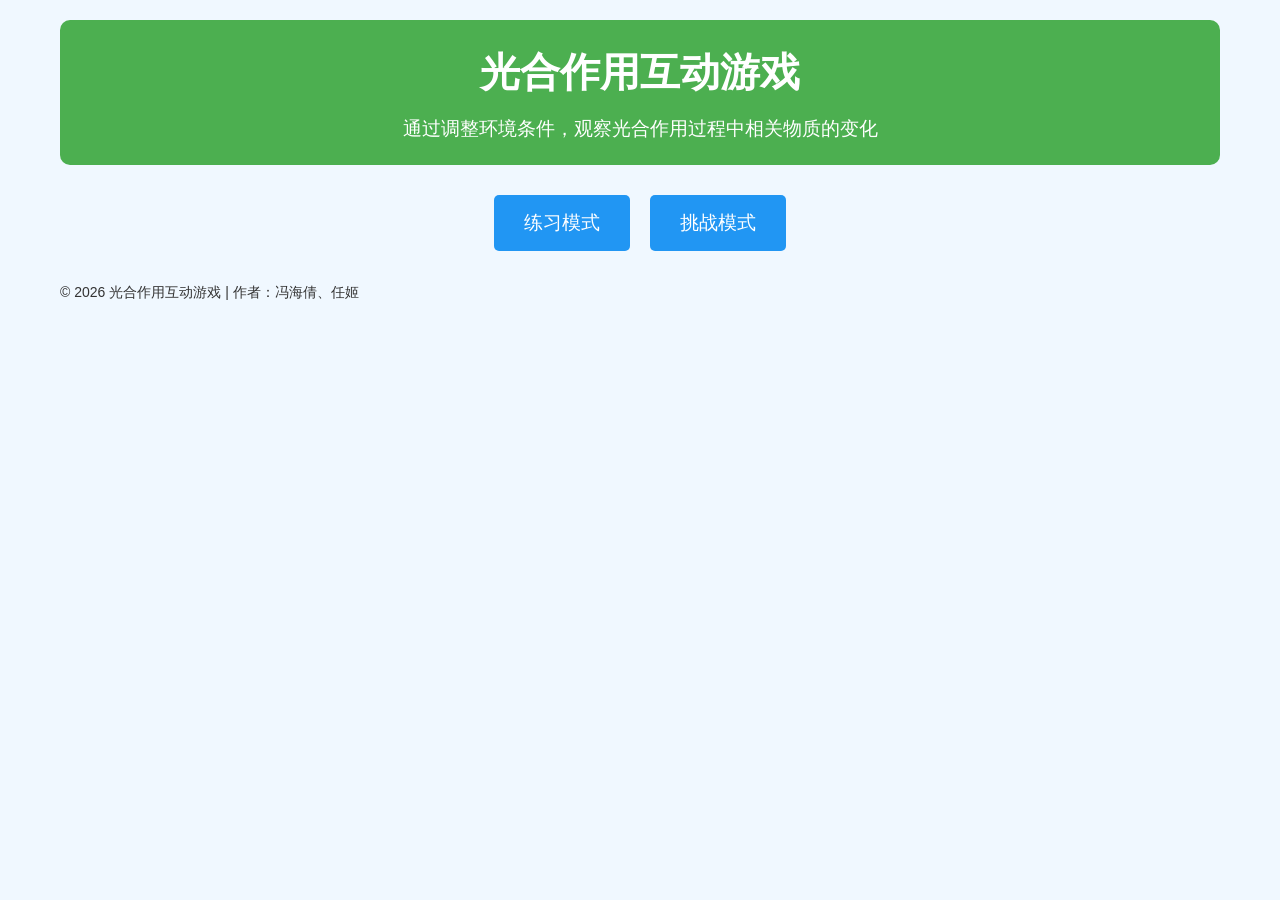
<file: 2photosynthesis_game/光合作用.html>
<!DOCTYPE html>
<html lang="zh-CN">
<head>
    <meta charset="UTF-8">
    <meta name="viewport" content="width=device-width, initial-scale=1.0">
    <meta name="author" content="F&R">
    <title>光合作用互动游戏</title>
    <link rel="stylesheet" href="style.css">
</head>
<body>
    <div class="container">
        <header>
            <h1>光合作用互动游戏</h1>
            <p>通过调整环境条件，观察光合作用过程中相关物质的变化</p>
        </header>
        
        <main>
            <div class="mode-selector">
                <button id="practice-mode">练习模式</button>
                <button id="challenge-mode">挑战模式</button>
            </div>
            
            <div id="game-container" class="hidden">
                <!-- 游戏内容将通过JavaScript动态生成 -->
            </div>
        </main>
        
        <footer>
            <p style="font-size:14px;">© 2026 光合作用互动游戏 | 作者：冯海倩、任姬</p>
        </footer>
    </div>
    
    <script src="script.js"></script>
</body>
</html>
</file>
<file: 2photosynthesis_game/style.css>
/* 全局样式 */
* {
    margin: 0;
    padding: 0;
    box-sizing: border-box;
}

body {
    font-family: Arial, sans-serif;
    background-color: #f0f8ff;
    color: #333;
    line-height: 1.6;
}

.container {
    max-width: 1200px;
    margin: 0 auto;
    padding: 20px;
}

header {
    text-align: center;
    margin-bottom: 30px;
    padding: 20px;
    background-color: #4CAF50;
    color: white;
    border-radius: 10px;
}

header h1 {
    font-size: 2.5em;
    margin-bottom: 10px;
}

header p {
    font-size: 1.2em;
}

.mode-selector {
    display: flex;
    justify-content: center;
    gap: 20px;
    margin-bottom: 30px;
}

.mode-selector button {
    padding: 15px 30px;
    font-size: 1.2em;
    background-color: #2196F3;
    color: white;
    border: none;
    border-radius: 5px;
    cursor: pointer;
    transition: background-color 0.3s;
}

.mode-selector button:hover {
    background-color: #0b7dda;
}

#game-container {
    background-color: white;
    border-radius: 10px;
    padding: 30px;
    box-shadow: 0 0 10px rgba(0, 0, 0, 0.1);
}

.hidden {
    display: none;
}

/* 游戏界面样式 */
.game-header {
    display: flex;
    justify-content: space-between;
    align-items: center;
    margin-bottom: 20px;
}

.game-header h2 {
    font-size: 1.8em;
    color: #4CAF50;
}

.timer {
    font-size: 1.2em;
    font-weight: bold;
    color: #ff5722;
}

.photosynthesis-diagram {
    width: 100%;
    margin: 20px 0;
    text-align: center;
}

.photosynthesis-diagram img {
    max-width: 100%;
    height: auto;
}

.condition-controls {
    margin: 20px 0;
}

.control-group {
    margin-bottom: 20px;
}

.control-group label {
    display: block;
    margin-bottom: 10px;
    font-weight: bold;
}

.slider-container {
    display: flex;
    align-items: center;
    gap: 10px;
}

.slider-container input[type="range"] {
    flex: 1;
}

.slider-value {
    width: 60px;
    text-align: center;
    font-weight: bold;
}

.change-button {
    padding: 10px 20px;
    font-size: 1em;
    background-color: #ff9800;
    color: white;
    border: none;
    border-radius: 5px;
    cursor: pointer;
    transition: background-color 0.3s;
}

.change-button:hover {
    background-color: #f57c00;
}

.substance-changes {
    margin: 20px 0;
}

.substance-changes h3 {
    margin-bottom: 15px;
    color: #333;
}

.substance-list {
    display: grid;
    grid-template-columns: repeat(auto-fit, minmax(200px, 1fr));
    gap: 15px;
}

.substance-item {
    background-color: #f5f5f5;
    padding: 15px;
    border-radius: 5px;
    text-align: center;
}

.substance-item label {
    display: block;
    margin-bottom: 10px;
    font-weight: bold;
}

.change-controls {
    display: flex;
    align-items: center;
    justify-content: center;
    gap: 10px;
}

.arrow-btn {
    width: 30px;
    height: 30px;
    background-color: #4CAF50;
    color: white;
    border: none;
    border-radius: 5px;
    font-size: 16px;
    cursor: pointer;
    display: flex;
    align-items: center;
    justify-content: center;
}

.arrow-btn:hover {
    background-color: #45a049;
}

.change-value {
    min-width: 80px;
    text-align: center;
    font-weight: bold;
    border: 1px solid #ddd;
    border-radius: 3px;
    padding: 5px 10px;
    background-color: white;
}

.submit-button {
    display: block;
    width: 200px;
    margin: 20px auto;
    padding: 15px;
    font-size: 1.1em;
    background-color: #4CAF50;
    color: white;
    border: none;
    border-radius: 5px;
    cursor: pointer;
    transition: background-color 0.3s;
}

.submit-button:hover {
    background-color: #45a049;
}

.feedback {
    margin: 20px 0;
    padding: 20px;
    border-radius: 5px;
    text-align: center;
}

.feedback.correct {
    background-color: #d4edda;
    color: #155724;
    border: 1px solid #c3e6cb;
}

.feedback.incorrect {
    background-color: #f8d7da;
    color: #721c24;
    border: 1px solid #f5c6cb;
}

.feedback h3 {
    margin-bottom: 10px;
}

.feedback p {
    margin-bottom: 15px;
}

.explanation {
    background-color: #e7f3ff;
    padding: 15px;
    border-radius: 5px;
    margin-top: 15px;
    text-align: left;
}

.explanation h4 {
    margin-bottom: 10px;
    color: #004085;
}

/* 物质结果样式 */
.substance-results {
    margin: 15px 0;
    padding: 15px;
    background-color: #f9f9f9;
    border-radius: 5px;
}

.substance-result {
    display: flex;
    flex-wrap: wrap;
    align-items: center;
    margin-bottom: 10px;
    padding: 8px 12px;
    border-radius: 3px;
    transition: all 0.3s ease;
}

.substance-result:last-child {
    margin-bottom: 0;
}

.substance-result.correct {
    background-color: #d4edda;
    border-left: 4px solid #155724;
}

.substance-result.incorrect {
    background-color: #f8d7da;
    border-left: 4px solid #721c24;
}

.substance-name {
    font-weight: bold;
    margin-right: 15px;
    min-width: 80px;
}

.user-answer {
    margin-right: 15px;
}

.correct-answer {
    color: #721c24;
    font-weight: bold;
    font-style: italic;
}

@media (max-width: 480px) {
    .substance-result {
        flex-direction: column;
        align-items: flex-start;
        gap: 5px;
    }
    
    .substance-name {
        margin-right: 0;
    }
}

/* 数据记录区域 */
.data-record {
    margin: 20px 0;
    padding: 20px;
    background-color: #f8f9fa;
    border-radius: 5px;
}

.data-record h3 {
    margin-bottom: 15px;
    color: #333;
}

.data-item {
    display: flex;
    justify-content: space-between;
    margin-bottom: 10px;
    padding: 5px 0;
    border-bottom: 1px solid #eee;
}

.data-item:last-child {
    border-bottom: none;
}

/* 知识讲解区域 */
.knowledge-section {
    margin: 20px 0;
    padding: 20px;
    background-color: #f5f5f5;
    border-radius: 5px;
}

.knowledge-section h3 {
    margin-bottom: 15px;
    color: #333;
}

.knowledge-section p {
    margin-bottom: 10px;
    text-align: left;
}

/* 响应式设计 */
@media (max-width: 768px) {
    .container {
        padding: 10px;
    }
    
    header h1 {
        font-size: 2em;
    }
    
    .mode-selector {
        flex-direction: column;
        align-items: center;
    }
    
    .mode-selector button {
        width: 80%;
    }
    
    #game-container {
        padding: 20px;
    }
    
    .game-header {
        flex-direction: column;
        gap: 10px;
        text-align: center;
    }
    
    .substance-list {
        grid-template-columns: 1fr;
    }
}

@media (max-width: 480px) {
    header h1 {
        font-size: 1.8em;
    }
    
    header p {
        font-size: 1em;
    }
    
    .mode-selector button {
        padding: 12px 24px;
        font-size: 1em;
    }
    
    #game-container {
        padding: 15px;
    }
    
    .submit-button {
        width: 100%;
    }
}
</file>
